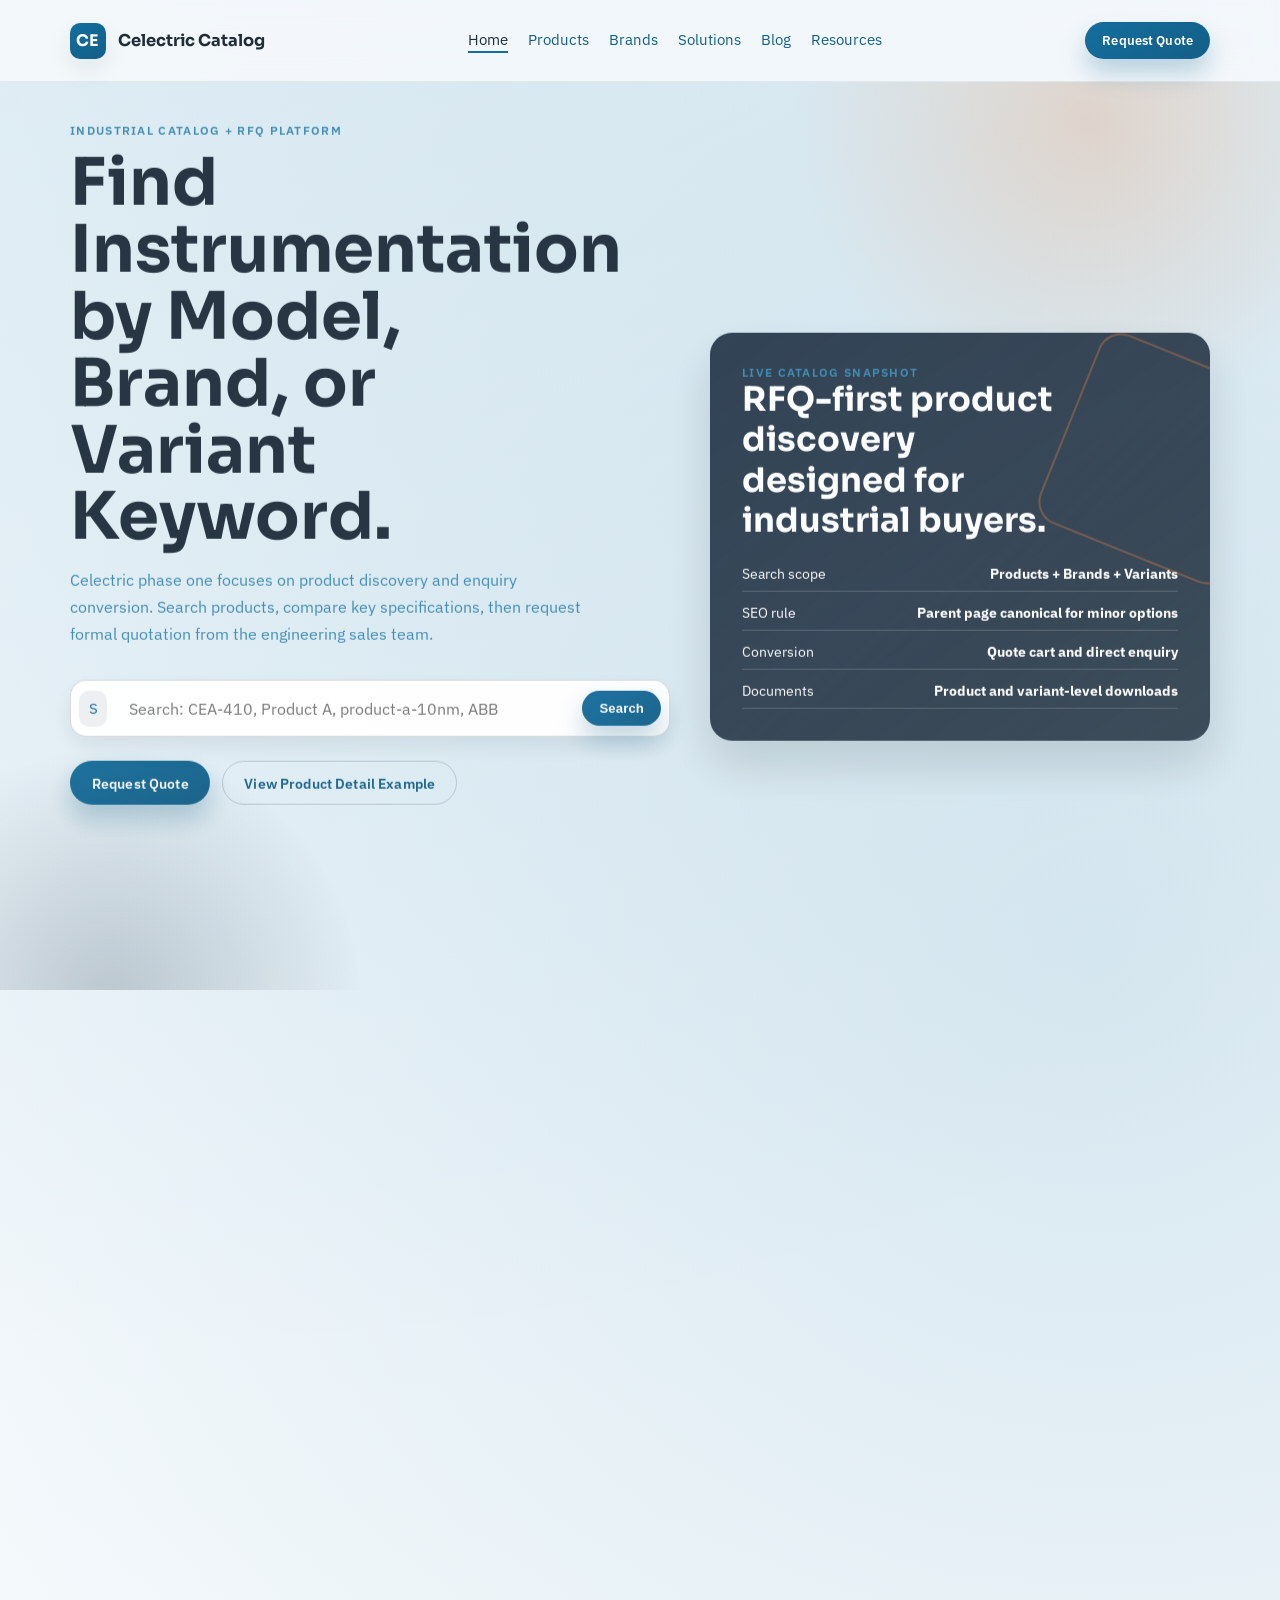
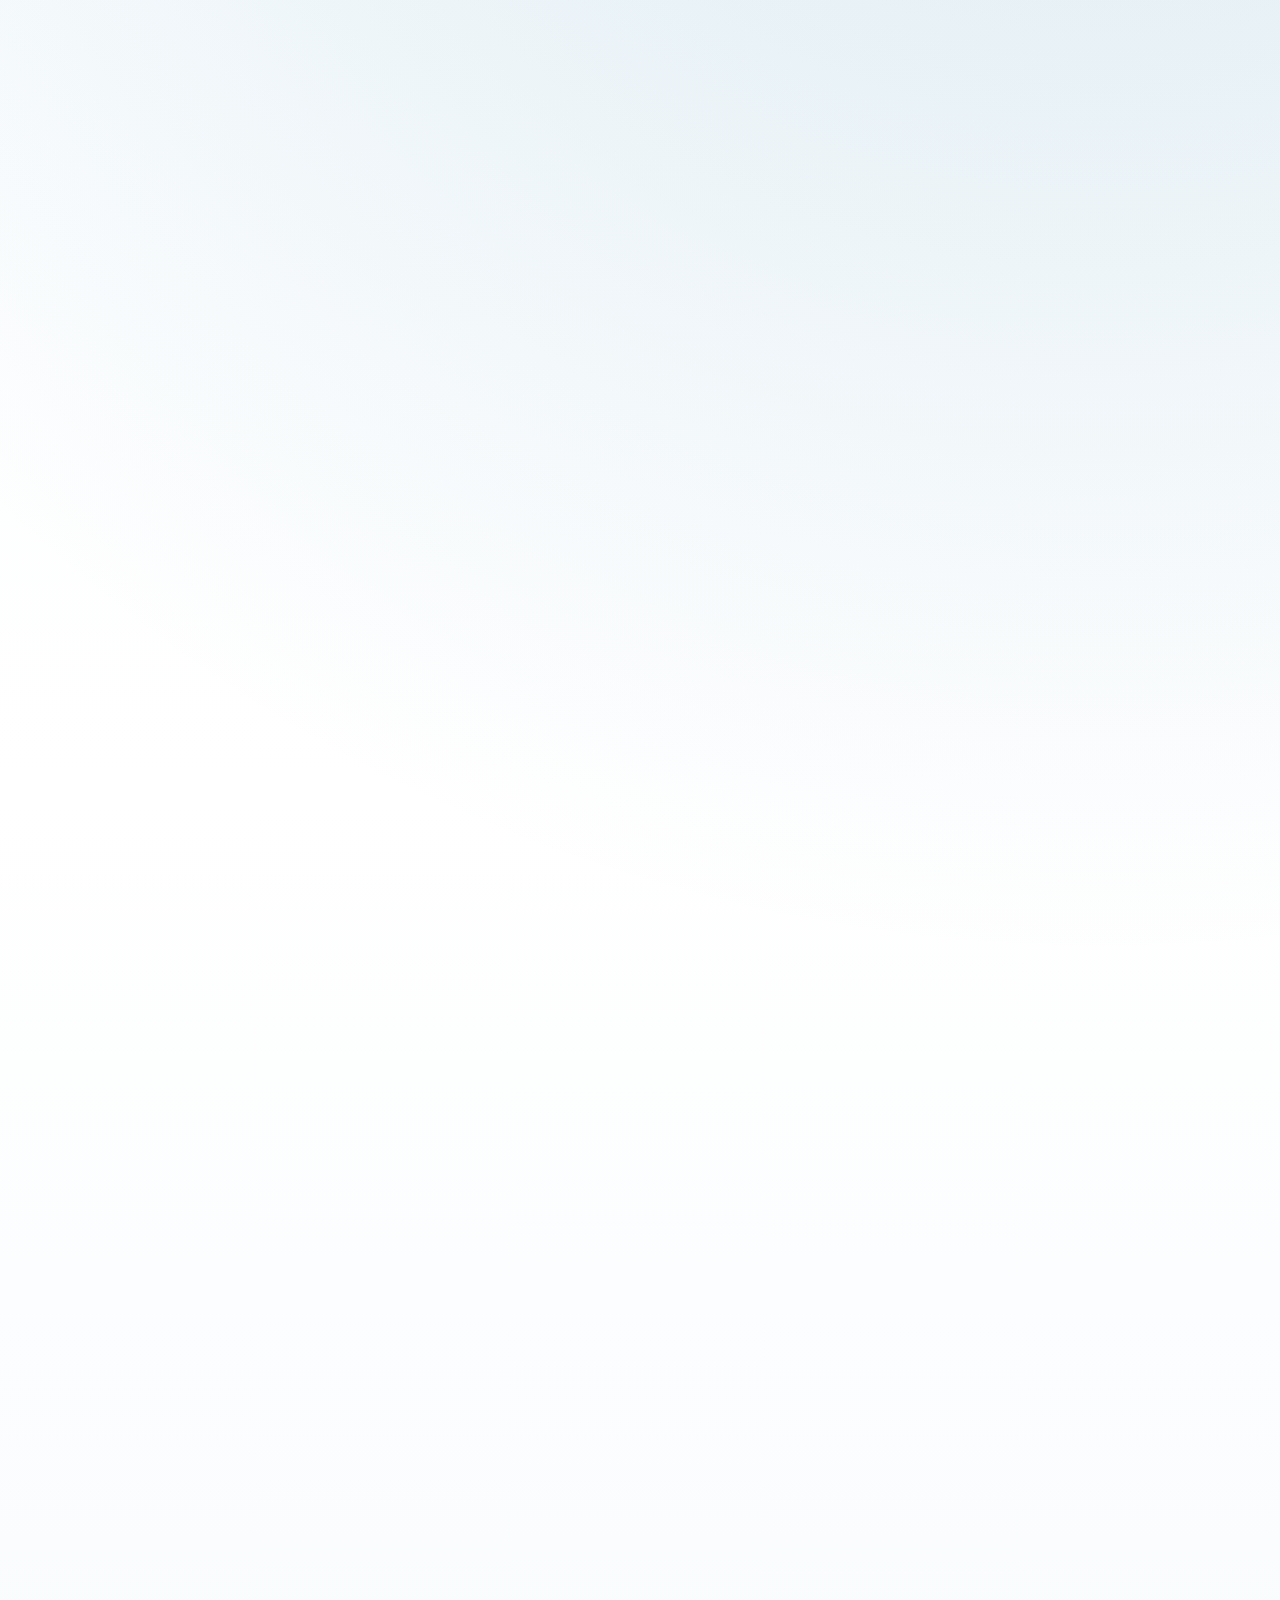
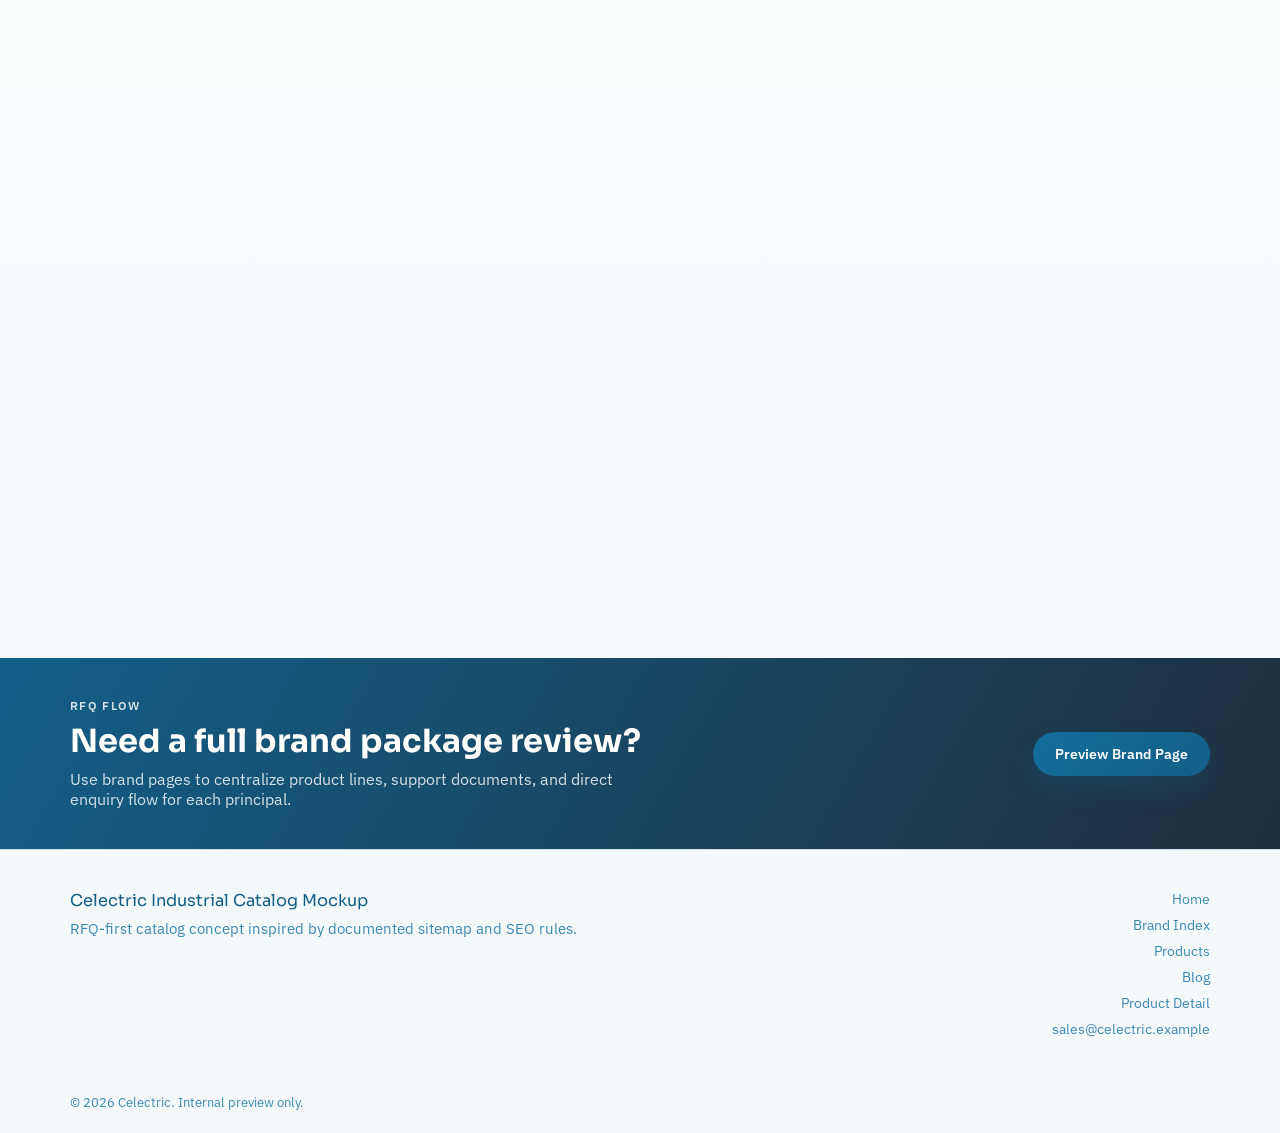
<file: index.html>
<!DOCTYPE html>
<html lang="en">
  <head>
    <meta charset="UTF-8" />
    <meta name="viewport" content="width=device-width, initial-scale=1.0" />
    <title>Celectric Mockup Entry</title>
    <meta http-equiv="refresh" content="0; url=./mockup/index.html" />
  </head>
  <body>
    <p>Redirecting to <a href="./mockup/index.html">mockup home</a>...</p>
  </body>
</html>
</file>
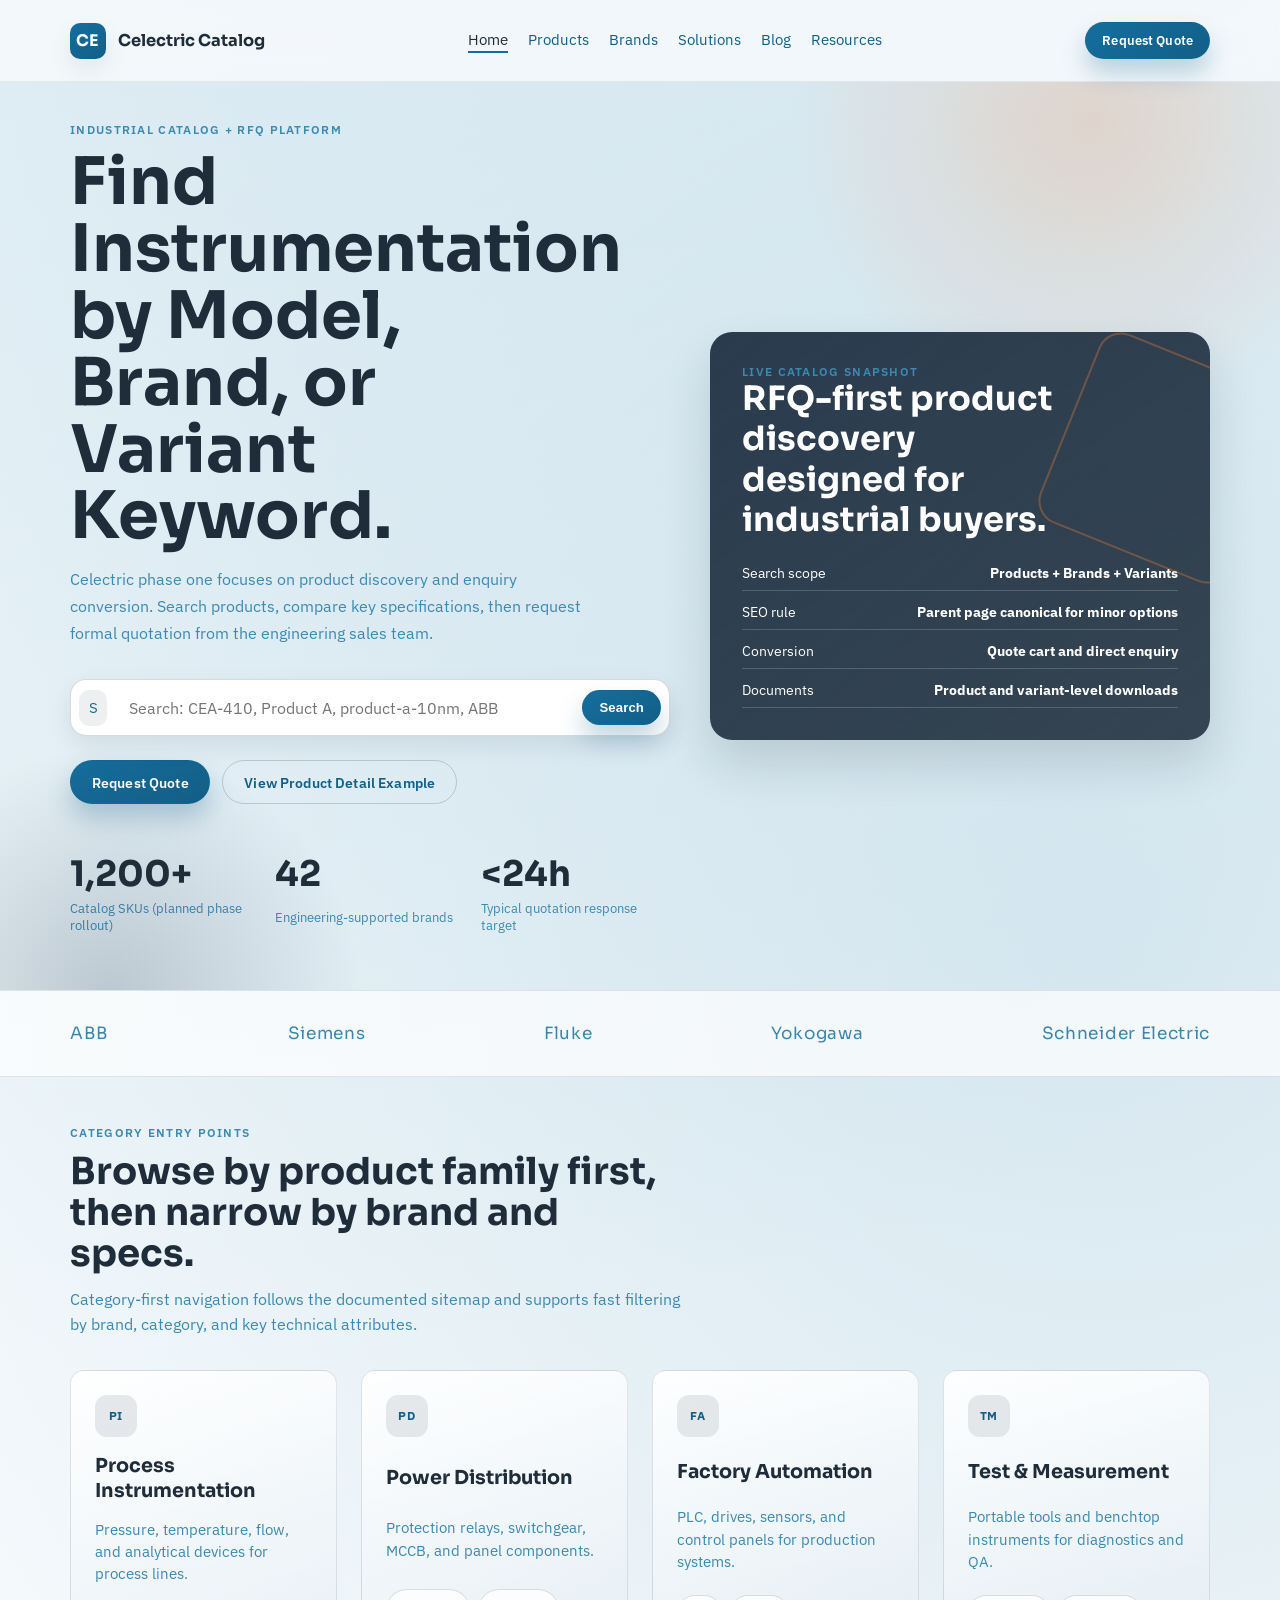
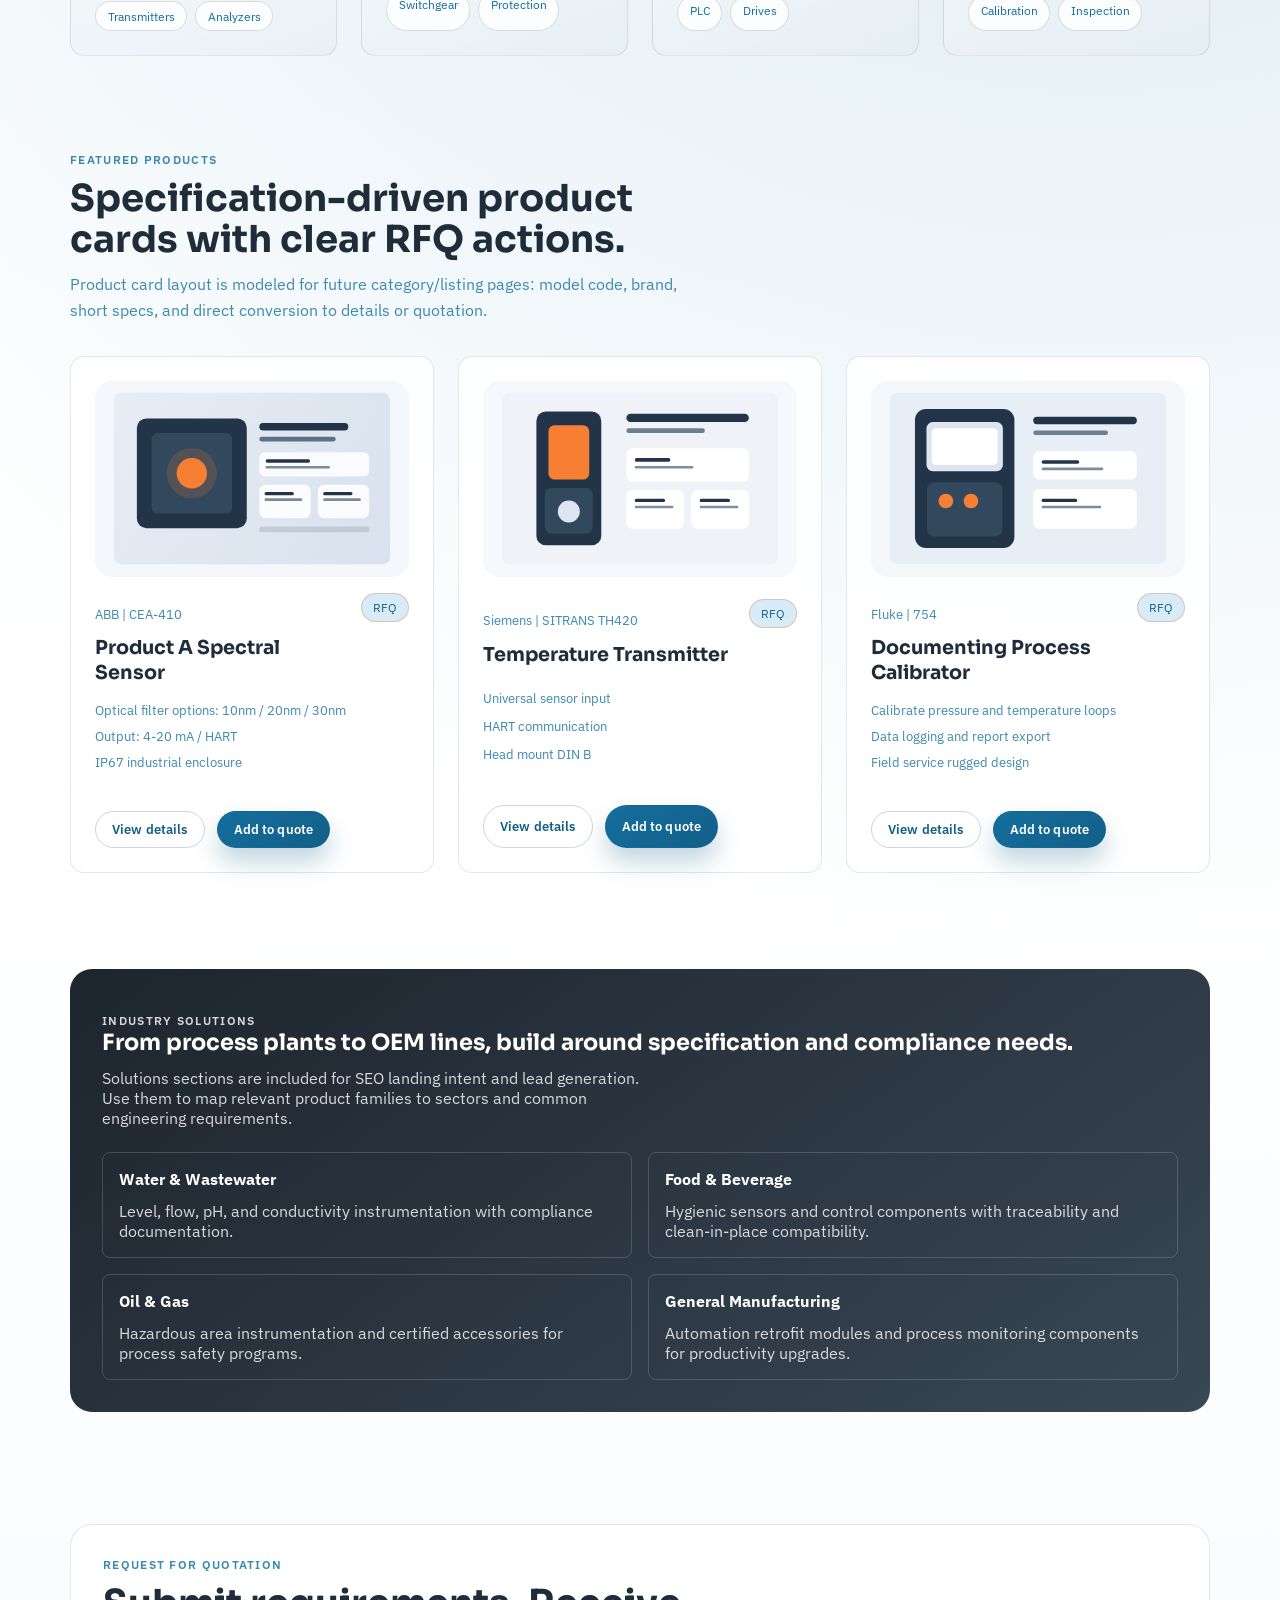
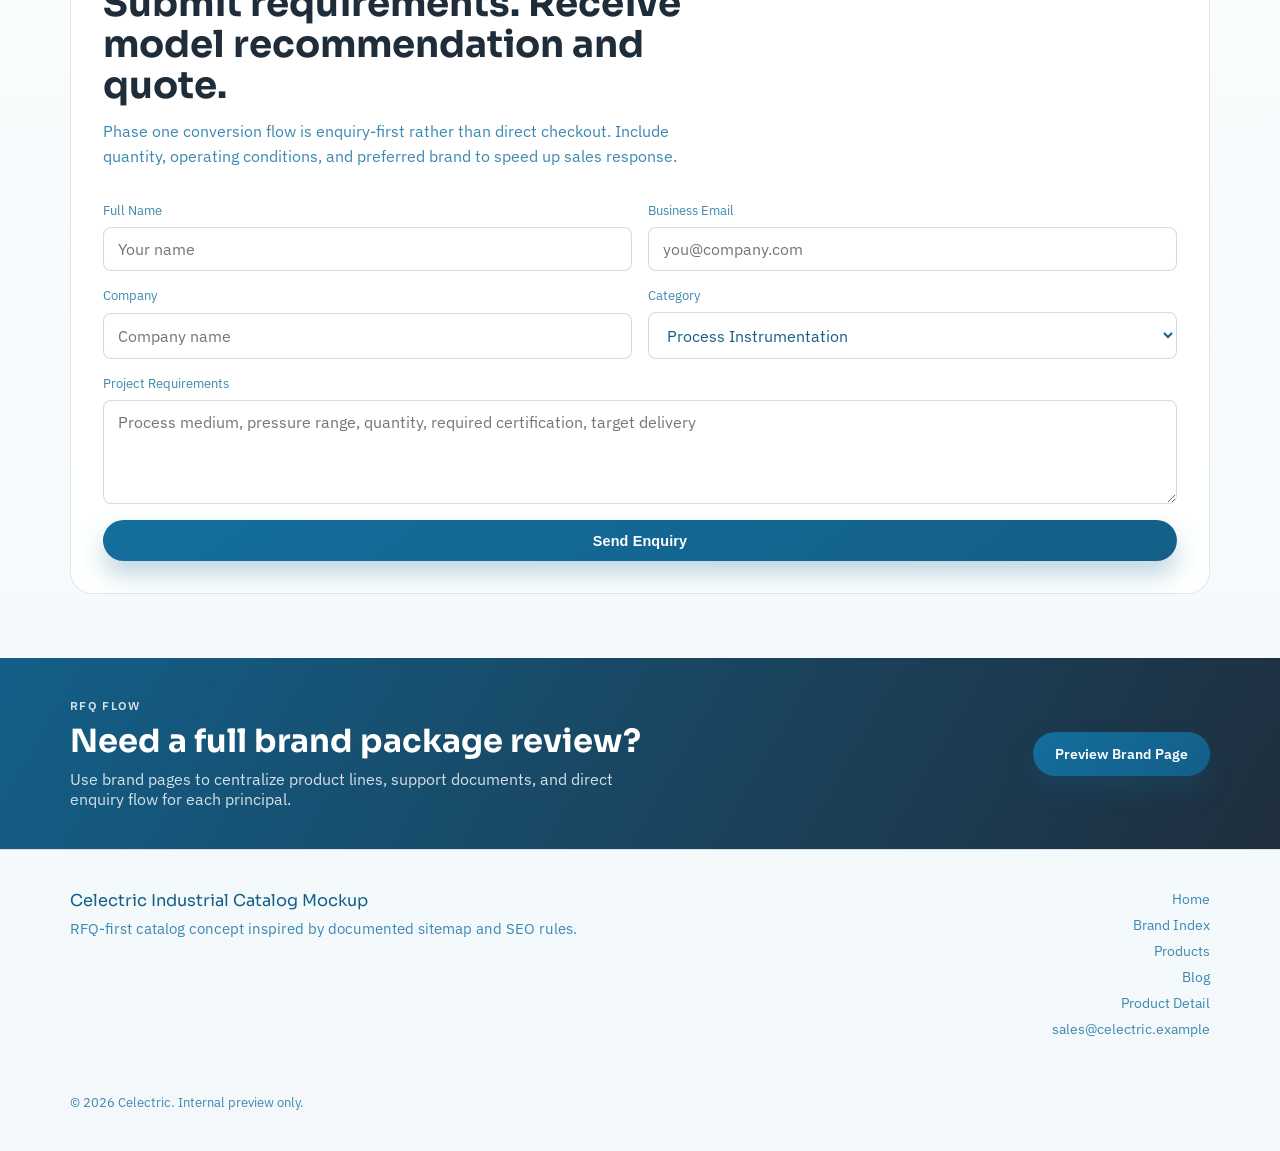
<file: mockup/index.html>
<!DOCTYPE html>
<html lang="en">
  <head>
    <meta charset="UTF-8" />
    <meta name="viewport" content="width=device-width, initial-scale=1.0" />
    <title>Celectric Industrial Catalog Mockup</title>
    <meta
      name="description"
      content="Static homepage mockup for Celectric industrial catalog and RFQ flow."
    />
    <link rel="preconnect" href="https://fonts.googleapis.com" />
    <link rel="preconnect" href="https://fonts.gstatic.com" crossorigin />
    <link
      href="https://fonts.googleapis.com/css2?family=IBM+Plex+Sans:wght@400;500;600;700&family=Sora:wght@500;600;700&display=swap"
      rel="stylesheet"
    />
    <link rel="stylesheet" href="assets/css/design-system.css?v=6da8776" />
    <link rel="stylesheet" href="assets/css/site.css?v=6da8776" />
  </head>
  <body data-page="home">
    <!-- Laravel partial candidate: components/layout/site-header.blade.php -->
    <div data-component="site-header"></div>

    <main>
      <section class="c-page-hero">
        <div class="o-container c-home-hero">
          <div data-reveal>
            <p class="c-overline">Industrial Catalog + RFQ Platform</p>
            <h1 class="c-home-hero__title">Find Instrumentation by Model, Brand, or Variant Keyword.</h1>
            <p class="c-home-hero__copy">
              Celectric phase one focuses on product discovery and enquiry conversion. Search products, compare key
              specifications, then request formal quotation from the engineering sales team.
            </p>

            <!-- Laravel partial candidate: components/search/global-autocomplete.blade.php -->
            <div class="c-search" data-autocomplete>
              <label class="sr-only" for="site-search">Search catalog</label>
              <div class="c-search__input-wrap">
                <span class="c-search__icon" aria-hidden="true">S</span>
                <input
                  id="site-search"
                  class="c-input"
                  type="text"
                  autocomplete="off"
                  placeholder="Search: CEA-410, Product A, product-a-10nm, ABB"
                  aria-label="Search products, brands, categories"
                />
                <button class="c-btn c-btn--sm c-btn--solid" type="button">Search</button>
              </div>
              <div class="c-search__drop" role="listbox" aria-label="Search suggestions">
                <ul class="c-search__suggestions" data-suggestion-list></ul>
                <p class="c-search__empty" data-empty-state hidden>
                  No direct match. Try model, brand, category, or variant phrase like "product-a-10nm".
                </p>
              </div>
            </div>

            <div class="c-home-hero__actions">
              <a class="c-btn c-btn--solid" href="#rfq">Request Quote</a>
              <a class="c-btn c-btn--ghost" href="product-cea-410.html">View Product Detail Example</a>
            </div>

            <div class="c-kpi-grid" data-reveal>
              <p class="c-kpi"><strong>1,200+</strong><span>Catalog SKUs (planned phase rollout)</span></p>
              <p class="c-kpi"><strong>42</strong><span>Engineering-supported brands</span></p>
              <p class="c-kpi"><strong>&lt;24h</strong><span>Typical quotation response target</span></p>
            </div>
          </div>

          <aside class="c-hero-visual" data-reveal>
            <p class="c-overline">Live Catalog Snapshot</p>
            <h2 class="c-hero-visual__title">RFQ-first product discovery designed for industrial buyers.</h2>
            <ul class="c-hero-visual__list">
              <li><span>Search scope</span><strong>Products + Brands + Variants</strong></li>
              <li><span>SEO rule</span><strong>Parent page canonical for minor options</strong></li>
              <li><span>Conversion</span><strong>Quote cart and direct enquiry</strong></li>
              <li><span>Documents</span><strong>Product and variant-level downloads</strong></li>
            </ul>
          </aside>
        </div>
      </section>

      <section class="c-strip" aria-label="Featured brands" data-reveal>
        <div class="o-container c-strip__brands">
          <span class="c-strip__brand">ABB</span>
          <span class="c-strip__brand">Siemens</span>
          <span class="c-strip__brand">Fluke</span>
          <span class="c-strip__brand">Yokogawa</span>
          <span class="c-strip__brand">Schneider Electric</span>
        </div>
      </section>

      <section class="c-section c-section--tight" id="categories">
        <div class="o-container">
          <header class="c-section__head" data-reveal>
            <p class="c-overline">Category Entry Points</p>
            <h2 class="c-section__title">Browse by product family first, then narrow by brand and specs.</h2>
            <p class="c-section__copy">
              Category-first navigation follows the documented sitemap and supports fast filtering by brand, category,
              and key technical attributes.
            </p>
          </header>
          <div class="c-grid c-grid--4">
            <article class="c-card c-card--soft c-category-card" data-reveal>
              <span class="c-category-card__icon" aria-hidden="true">PI</span>
              <h3 class="c-card__title">Process Instrumentation</h3>
              <p class="c-card__subtitle">Pressure, temperature, flow, and analytical devices for process lines.</p>
              <div class="c-chip-row">
                <span class="c-chip">Transmitters</span>
                <span class="c-chip">Analyzers</span>
              </div>
            </article>
            <article class="c-card c-card--soft c-category-card" data-reveal>
              <span class="c-category-card__icon" aria-hidden="true">PD</span>
              <h3 class="c-card__title">Power Distribution</h3>
              <p class="c-card__subtitle">Protection relays, switchgear, MCCB, and panel components.</p>
              <div class="c-chip-row">
                <span class="c-chip">Switchgear</span>
                <span class="c-chip">Protection</span>
              </div>
            </article>
            <article class="c-card c-card--soft c-category-card" data-reveal>
              <span class="c-category-card__icon" aria-hidden="true">FA</span>
              <h3 class="c-card__title">Factory Automation</h3>
              <p class="c-card__subtitle">PLC, drives, sensors, and control panels for production systems.</p>
              <div class="c-chip-row">
                <span class="c-chip">PLC</span>
                <span class="c-chip">Drives</span>
              </div>
            </article>
            <article class="c-card c-card--soft c-category-card" data-reveal>
              <span class="c-category-card__icon" aria-hidden="true">TM</span>
              <h3 class="c-card__title">Test &amp; Measurement</h3>
              <p class="c-card__subtitle">Portable tools and benchtop instruments for diagnostics and QA.</p>
              <div class="c-chip-row">
                <span class="c-chip">Calibration</span>
                <span class="c-chip">Inspection</span>
              </div>
            </article>
          </div>
        </div>
      </section>

      <section class="c-section c-section--tight">
        <div class="o-container">
          <header class="c-section__head" data-reveal>
            <p class="c-overline">Featured Products</p>
            <h2 class="c-section__title">Specification-driven product cards with clear RFQ actions.</h2>
            <p class="c-section__copy">
              Product card layout is modeled for future category/listing pages: model code, brand, short specs, and
              direct conversion to details or quotation.
            </p>
          </header>
          <div class="c-grid c-grid--3">
            <article class="c-card c-product-card" data-reveal>
              <div class="c-product-card__media">
                <img
                  src="assets/images/sensor-product.svg"
                  alt="Industrial spectral sensor mounted in a production environment"
                />
              </div>
              <div class="c-product-card__header">
                <div>
                  <p class="c-product-card__code">ABB | CEA-410</p>
                  <h3 class="c-card__title">Product A Spectral Sensor</h3>
                </div>
                <span class="c-pill-note">RFQ</span>
              </div>
              <ul class="c-product-card__specs">
                <li>Optical filter options: 10nm / 20nm / 30nm</li>
                <li>Output: 4-20 mA / HART</li>
                <li>IP67 industrial enclosure</li>
              </ul>
              <div class="c-home-hero__actions">
                <a class="c-btn c-btn--ghost c-btn--sm" href="product-cea-410.html">View details</a>
                <a class="c-btn c-btn--solid c-btn--sm" href="#rfq">Add to quote</a>
              </div>
            </article>
            <article class="c-card c-product-card" data-reveal>
              <div class="c-product-card__media">
                <img
                  src="assets/images/transmitter-product.svg"
                  alt="Compact temperature transmitter and field instrumentation components"
                />
              </div>
              <div class="c-product-card__header">
                <div>
                  <p class="c-product-card__code">Siemens | SITRANS TH420</p>
                  <h3 class="c-card__title">Temperature Transmitter</h3>
                </div>
                <span class="c-pill-note">RFQ</span>
              </div>
              <ul class="c-product-card__specs">
                <li>Universal sensor input</li>
                <li>HART communication</li>
                <li>Head mount DIN B</li>
              </ul>
              <div class="c-home-hero__actions">
                <a class="c-btn c-btn--ghost c-btn--sm" href="product-cea-410.html">View details</a>
                <a class="c-btn c-btn--solid c-btn--sm" href="#rfq">Add to quote</a>
              </div>
            </article>
            <article class="c-card c-product-card" data-reveal>
              <div class="c-product-card__media">
                <img
                  src="assets/images/calibrator-product.svg"
                  alt="Handheld industrial calibrator used for field service testing"
                />
              </div>
              <div class="c-product-card__header">
                <div>
                  <p class="c-product-card__code">Fluke | 754</p>
                  <h3 class="c-card__title">Documenting Process Calibrator</h3>
                </div>
                <span class="c-pill-note">RFQ</span>
              </div>
              <ul class="c-product-card__specs">
                <li>Calibrate pressure and temperature loops</li>
                <li>Data logging and report export</li>
                <li>Field service rugged design</li>
              </ul>
              <div class="c-home-hero__actions">
                <a class="c-btn c-btn--ghost c-btn--sm" href="product-cea-410.html">View details</a>
                <a class="c-btn c-btn--solid c-btn--sm" href="#rfq">Add to quote</a>
              </div>
            </article>
          </div>
        </div>
      </section>

      <section class="c-section c-section--tight" id="solutions">
        <div class="o-container">
          <article class="c-solution-panel" data-reveal>
            <p class="c-overline">Industry Solutions</p>
            <h3>From process plants to OEM lines, build around specification and compliance needs.</h3>
            <p>
              Solutions sections are included for SEO landing intent and lead generation. Use them to map relevant
              product families to sectors and common engineering requirements.
            </p>
            <ul class="c-solution-list">
              <li>
                <strong>Water &amp; Wastewater</strong>
                <p>Level, flow, pH, and conductivity instrumentation with compliance documentation.</p>
              </li>
              <li>
                <strong>Food &amp; Beverage</strong>
                <p>Hygienic sensors and control components with traceability and clean-in-place compatibility.</p>
              </li>
              <li>
                <strong>Oil &amp; Gas</strong>
                <p>Hazardous area instrumentation and certified accessories for process safety programs.</p>
              </li>
              <li>
                <strong>General Manufacturing</strong>
                <p>Automation retrofit modules and process monitoring components for productivity upgrades.</p>
              </li>
            </ul>
          </article>
        </div>
      </section>

      <section class="c-section" id="rfq">
        <div class="o-container">
          <article class="c-rfq-panel" data-reveal>
            <header class="c-section__head">
              <p class="c-overline">Request for Quotation</p>
              <h2 class="c-section__title">Submit requirements. Receive model recommendation and quote.</h2>
              <p class="c-section__copy">
                Phase one conversion flow is enquiry-first rather than direct checkout. Include quantity, operating
                conditions, and preferred brand to speed up sales response.
              </p>
            </header>
            <form class="c-form-grid" action="#" method="post">
              <div class="c-form-row">
                <label for="rfq-name">Full Name</label>
                <input class="c-input" id="rfq-name" name="name" type="text" placeholder="Your name" />
              </div>
              <div class="c-form-row">
                <label for="rfq-email">Business Email</label>
                <input class="c-input" id="rfq-email" name="email" type="email" placeholder="you@company.com" />
              </div>
              <div class="c-form-row">
                <label for="rfq-company">Company</label>
                <input class="c-input" id="rfq-company" name="company" type="text" placeholder="Company name" />
              </div>
              <div class="c-form-row">
                <label for="rfq-category">Category</label>
                <select class="c-select" id="rfq-category" name="category">
                  <option>Process Instrumentation</option>
                  <option>Power Distribution</option>
                  <option>Factory Automation</option>
                  <option>Test &amp; Measurement</option>
                </select>
              </div>
              <div class="c-form-row c-form-row--full">
                <label for="rfq-notes">Project Requirements</label>
                <textarea
                  class="c-textarea"
                  id="rfq-notes"
                  name="notes"
                  rows="4"
                  placeholder="Process medium, pressure range, quantity, required certification, target delivery"
                ></textarea>
              </div>
              <div class="c-form-row c-form-row--full">
                <button class="c-btn c-btn--solid" type="submit">Send Enquiry</button>
              </div>
            </form>
          </article>
        </div>
      </section>

      <div
        data-component="cta-strip"
        data-title="Need a full brand package review?"
        data-copy="Use brand pages to centralize product lines, support documents, and direct enquiry flow for each principal."
        data-cta="Preview Brand Page"
        data-href="brand-abb.html"
      ></div>
    </main>

    <!-- Laravel partial candidate: components/layout/site-footer.blade.php -->
    <div data-component="site-footer"></div>

    <script src="assets/data/catalog.js?v=6da8776"></script>
    <script src="assets/js/components.js?v=6da8776"></script>
    <script src="assets/js/main.js?v=6da8776"></script>
  </body>
</html>
</file>
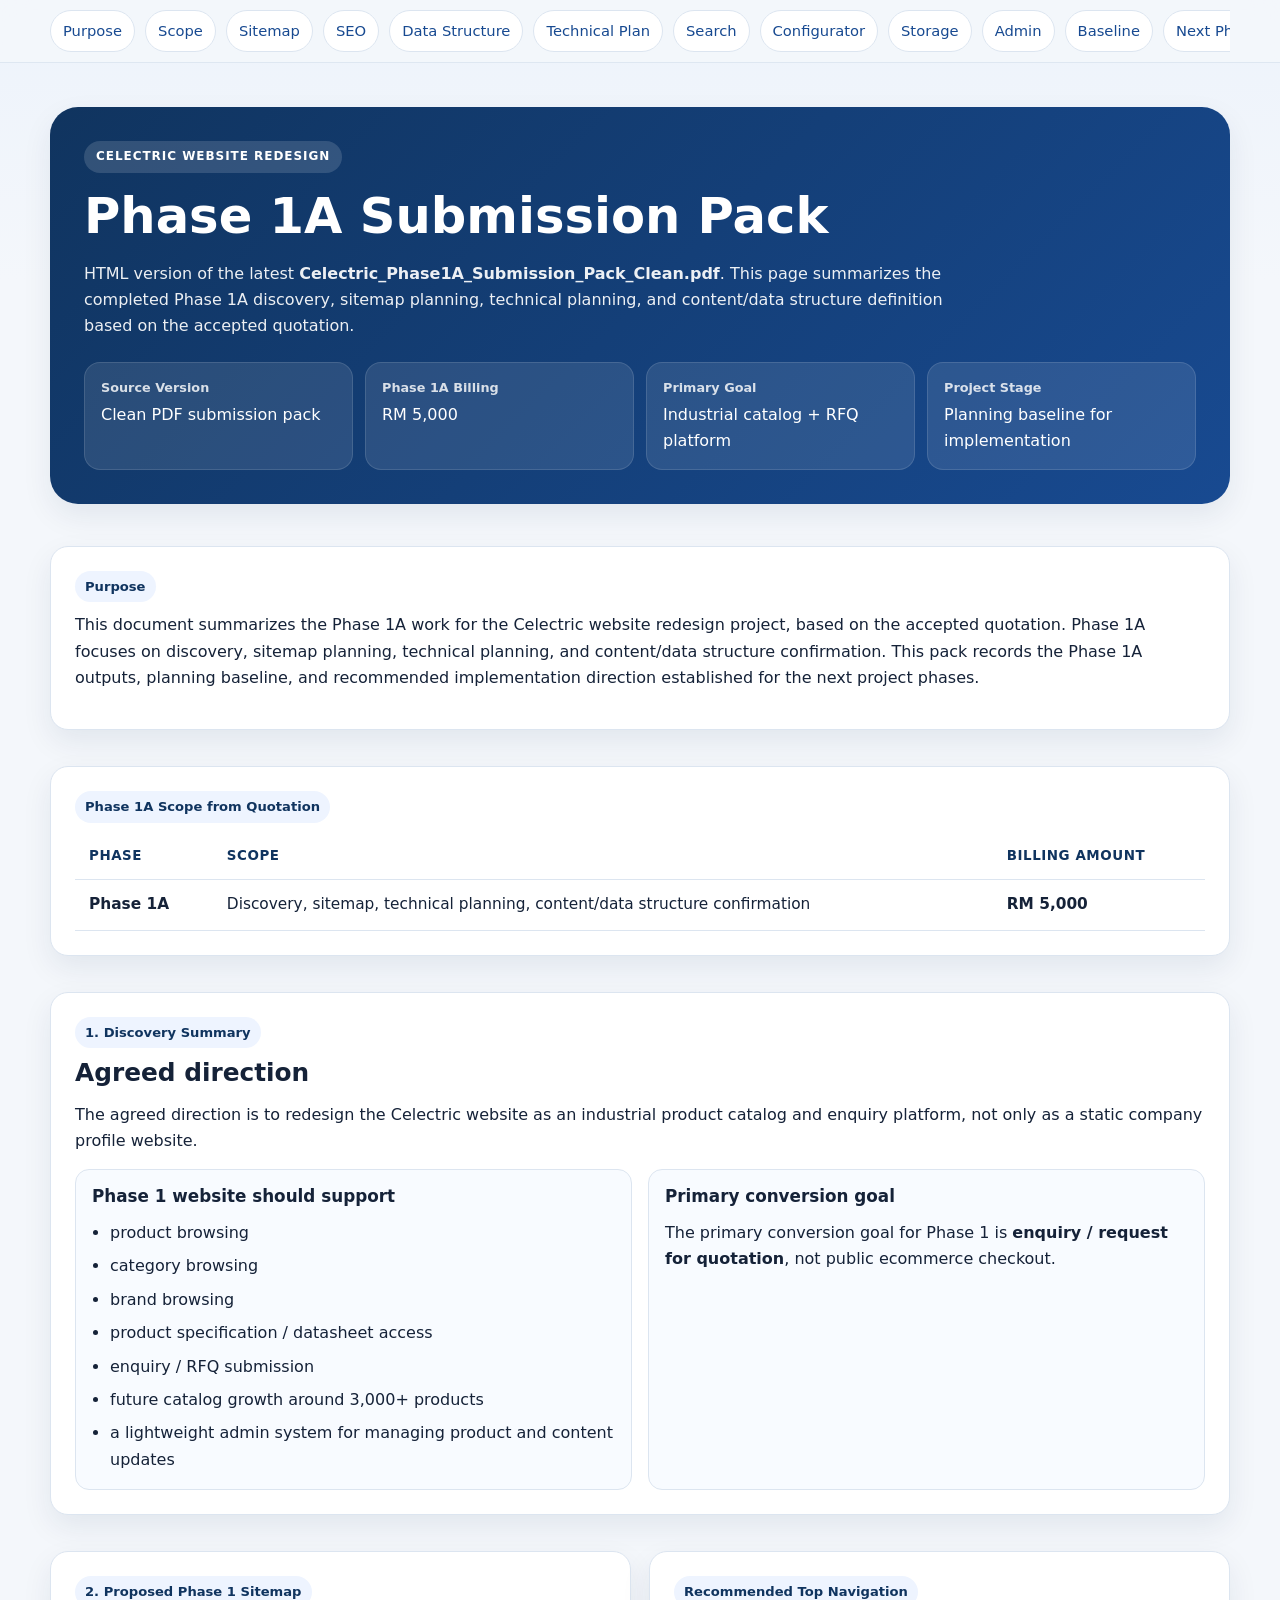
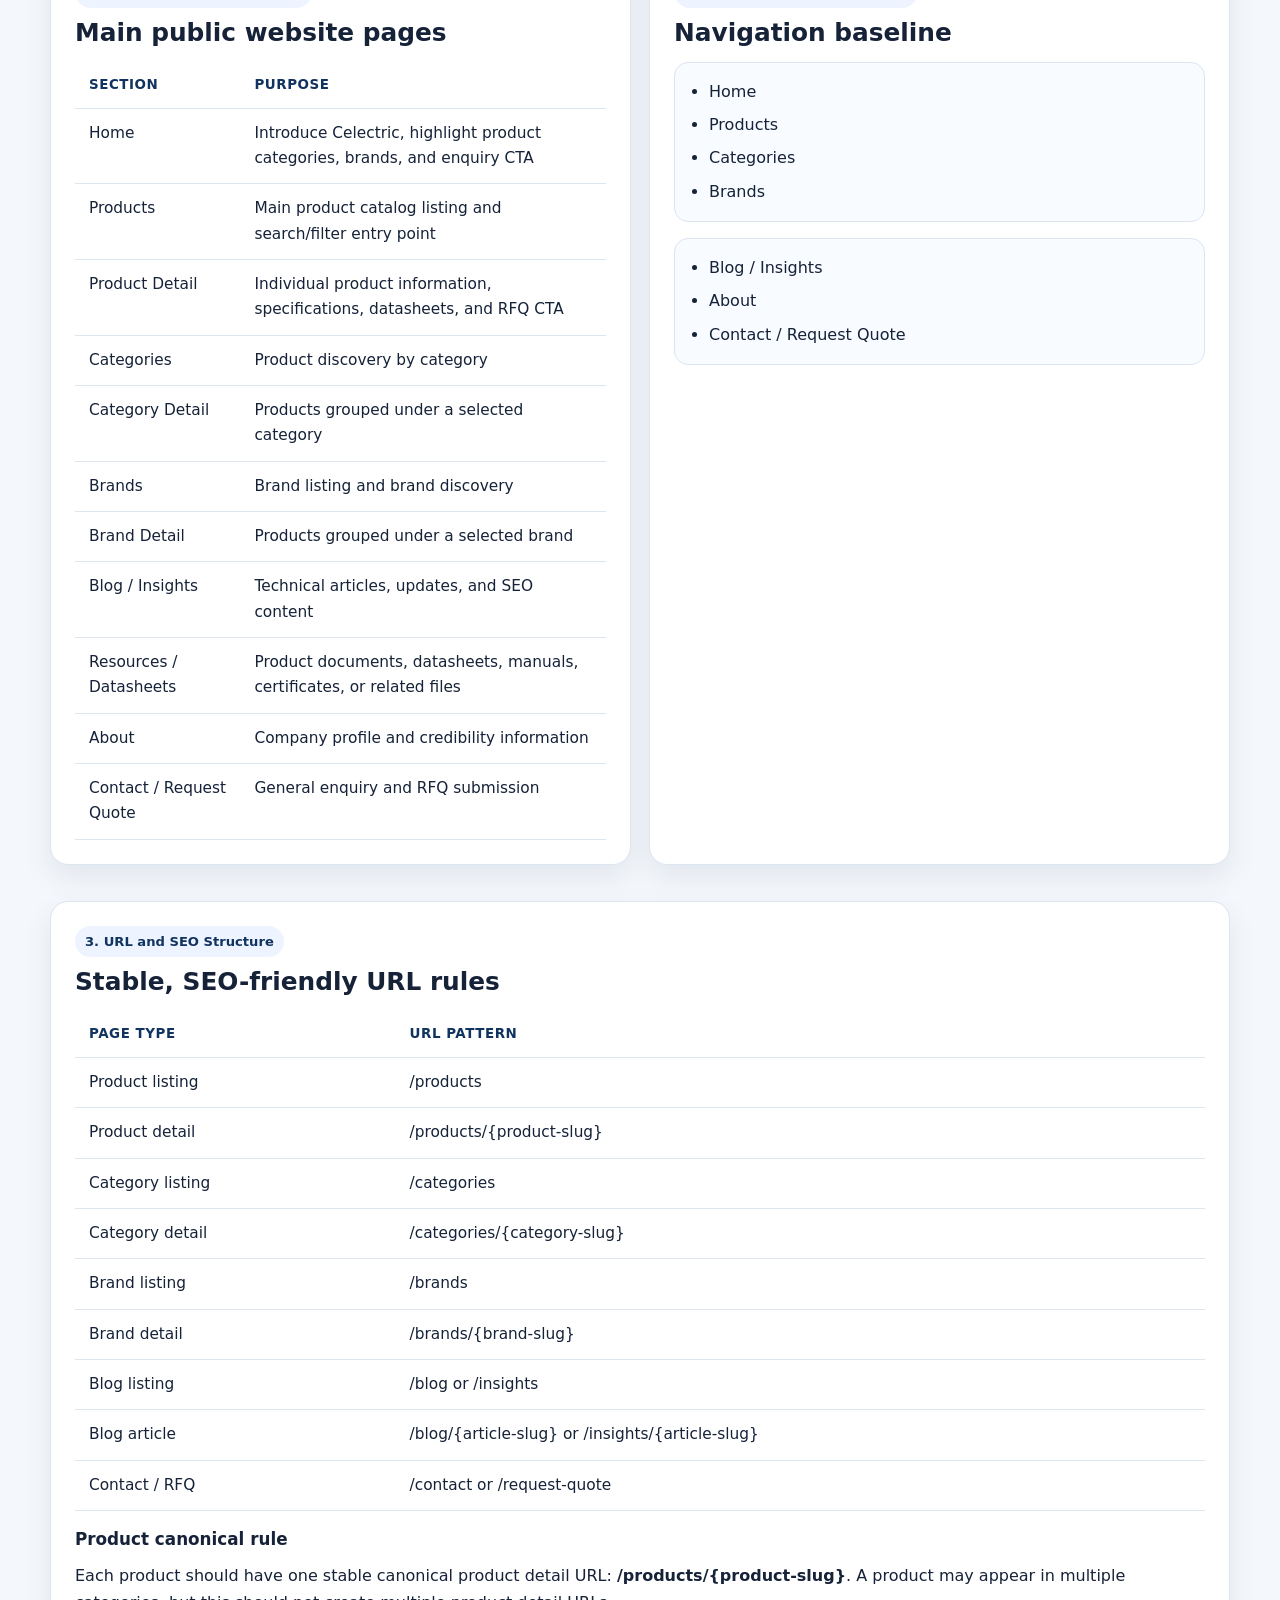
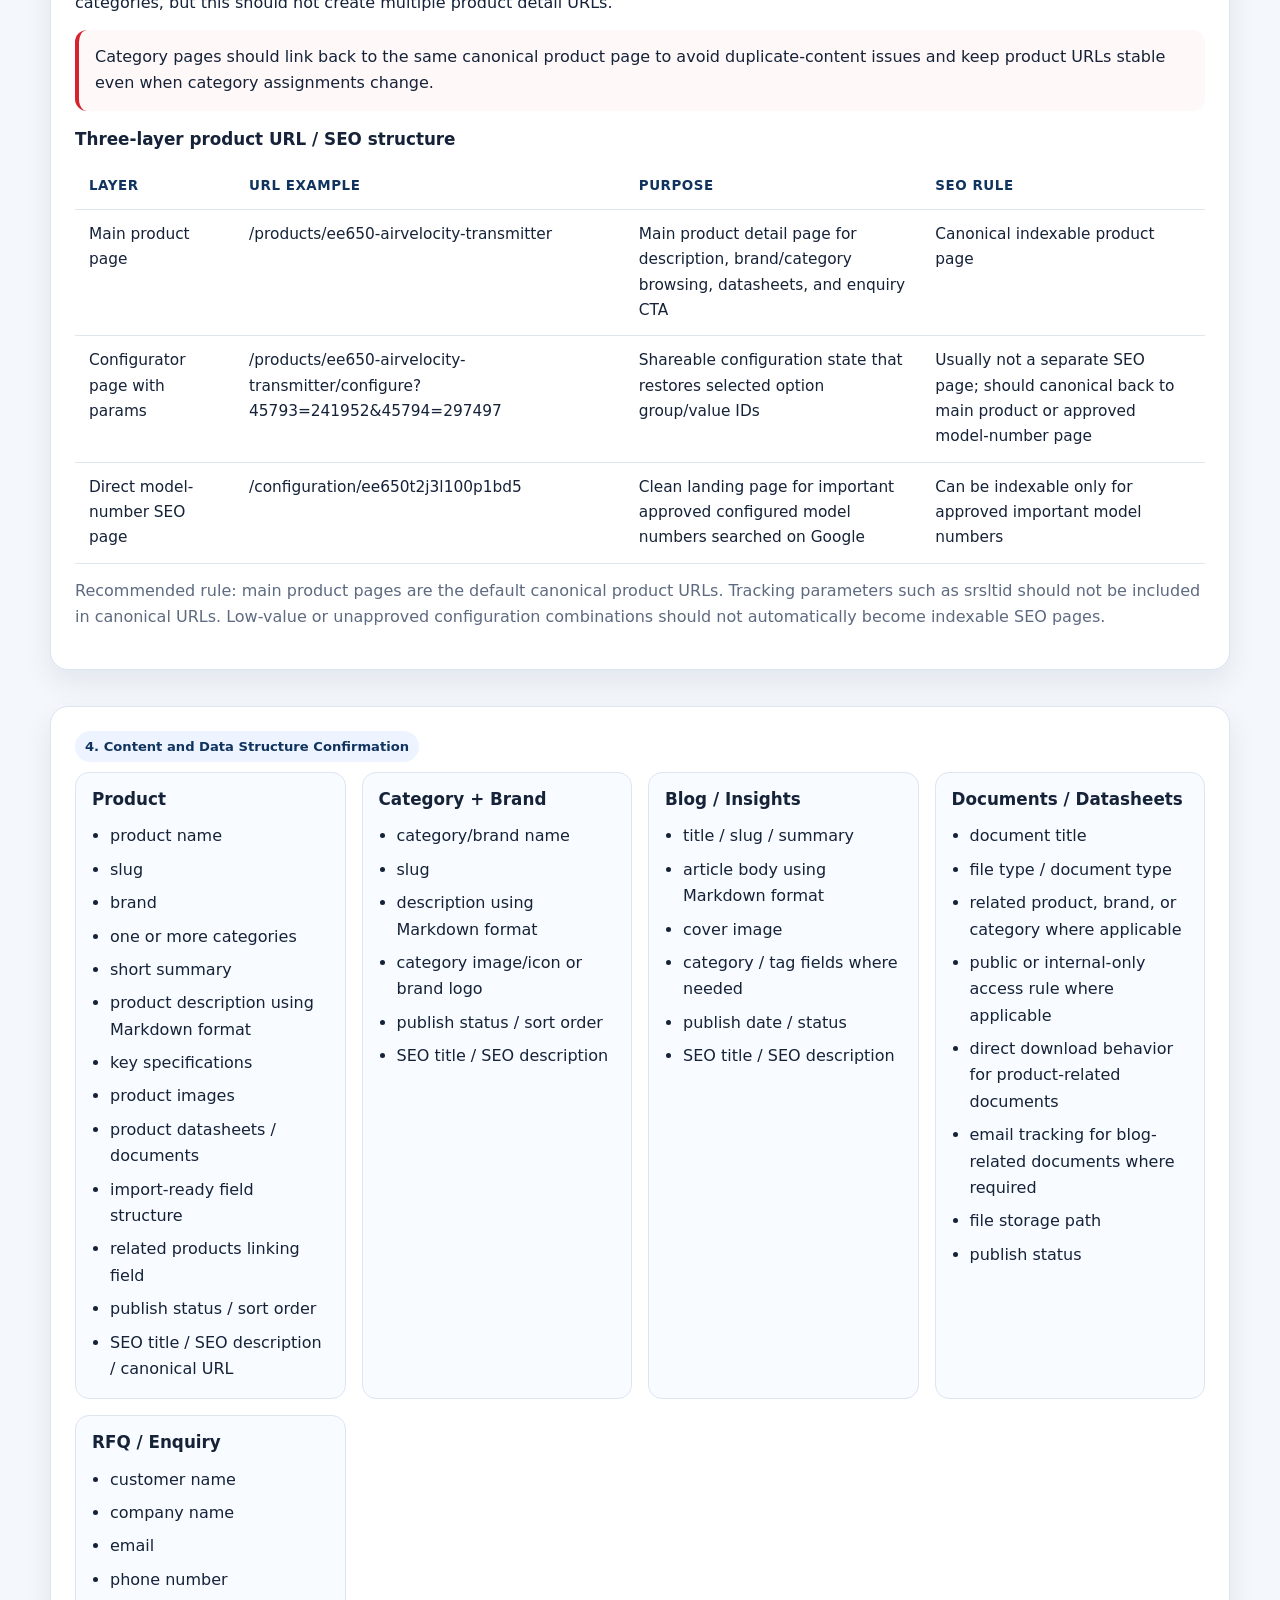
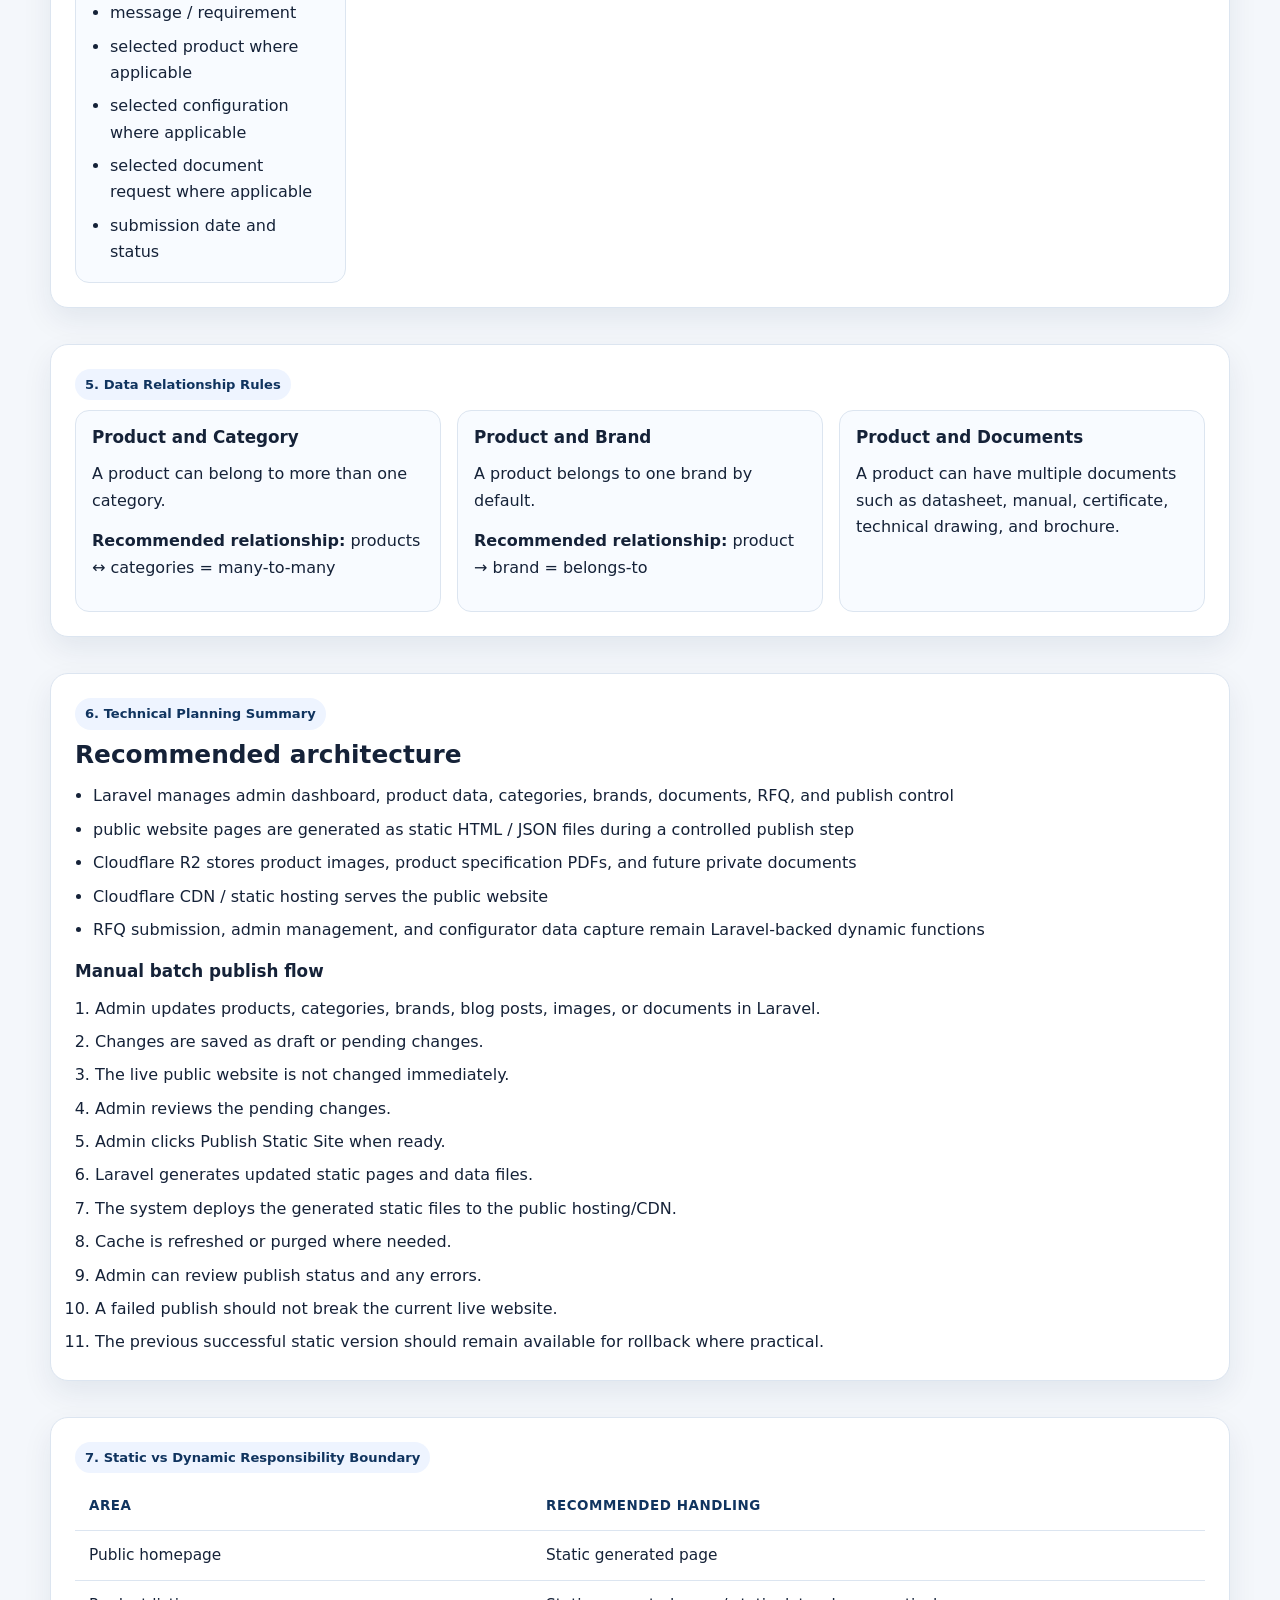
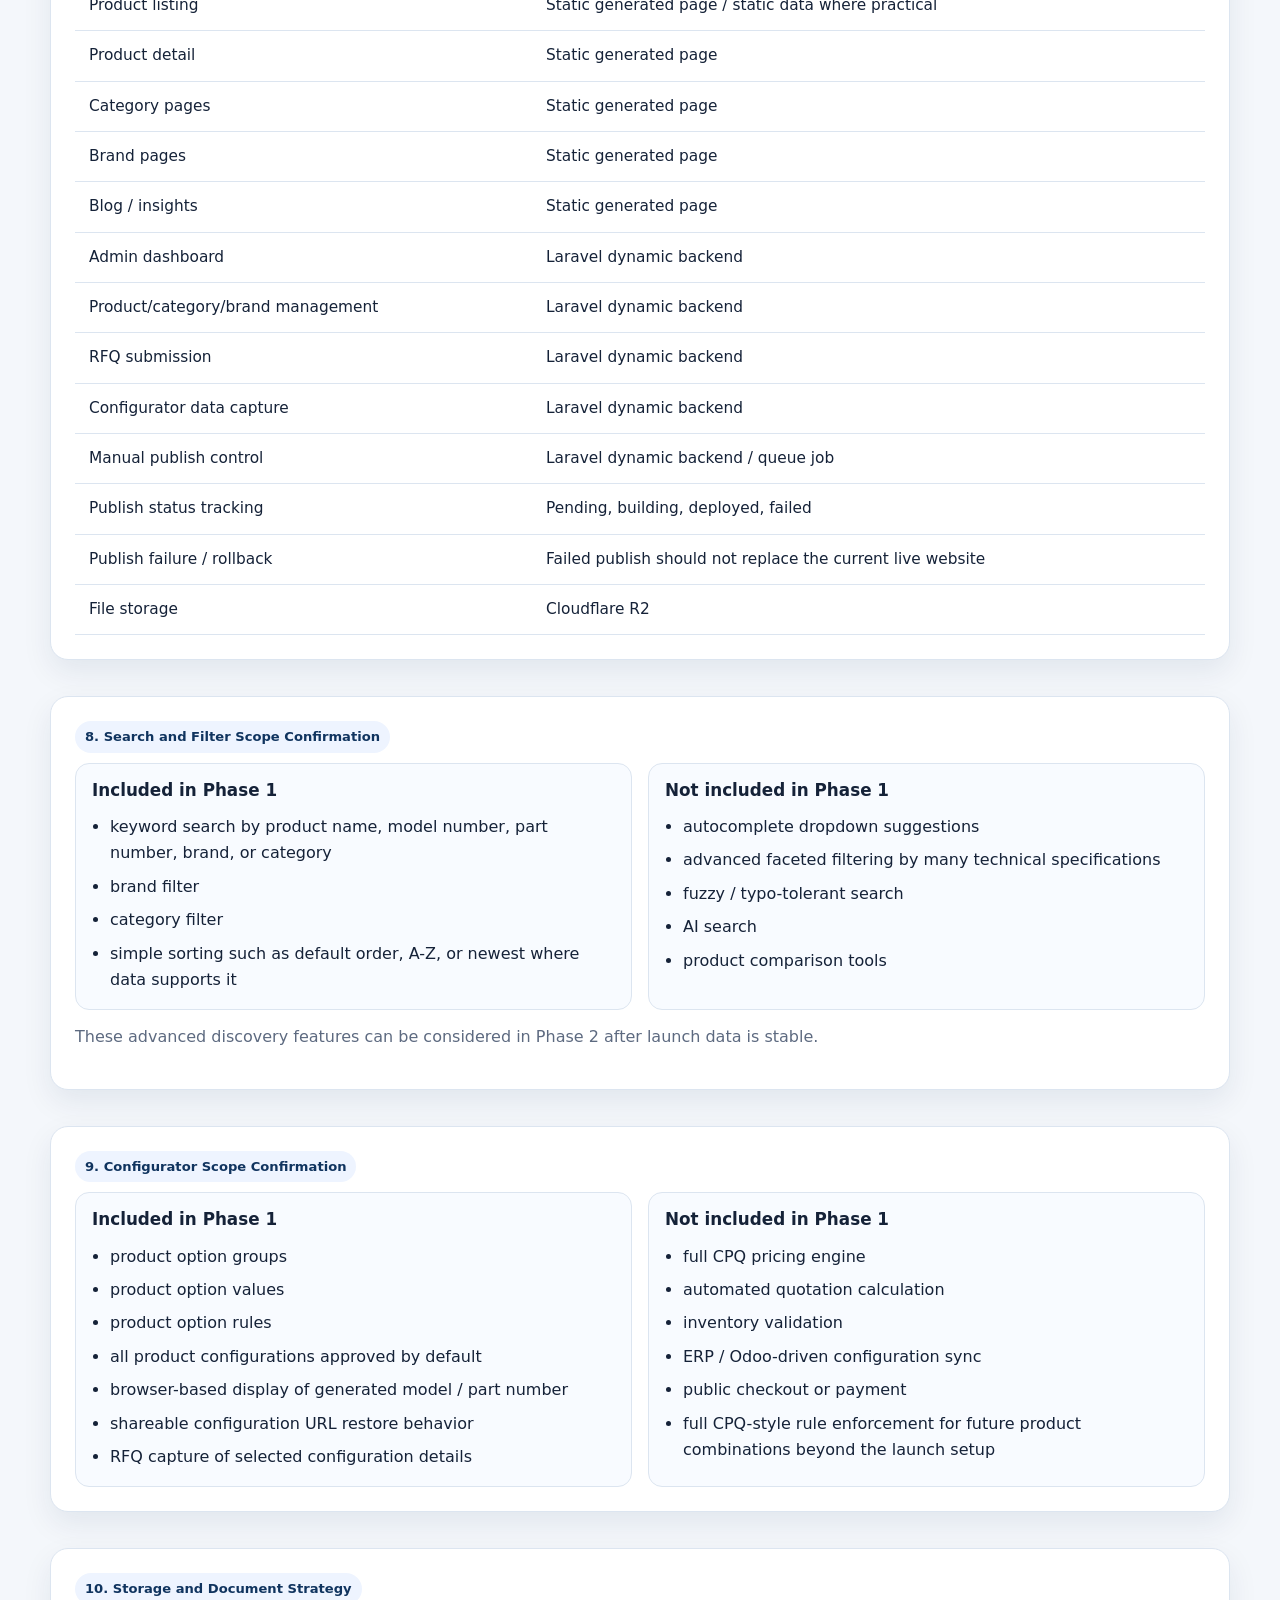
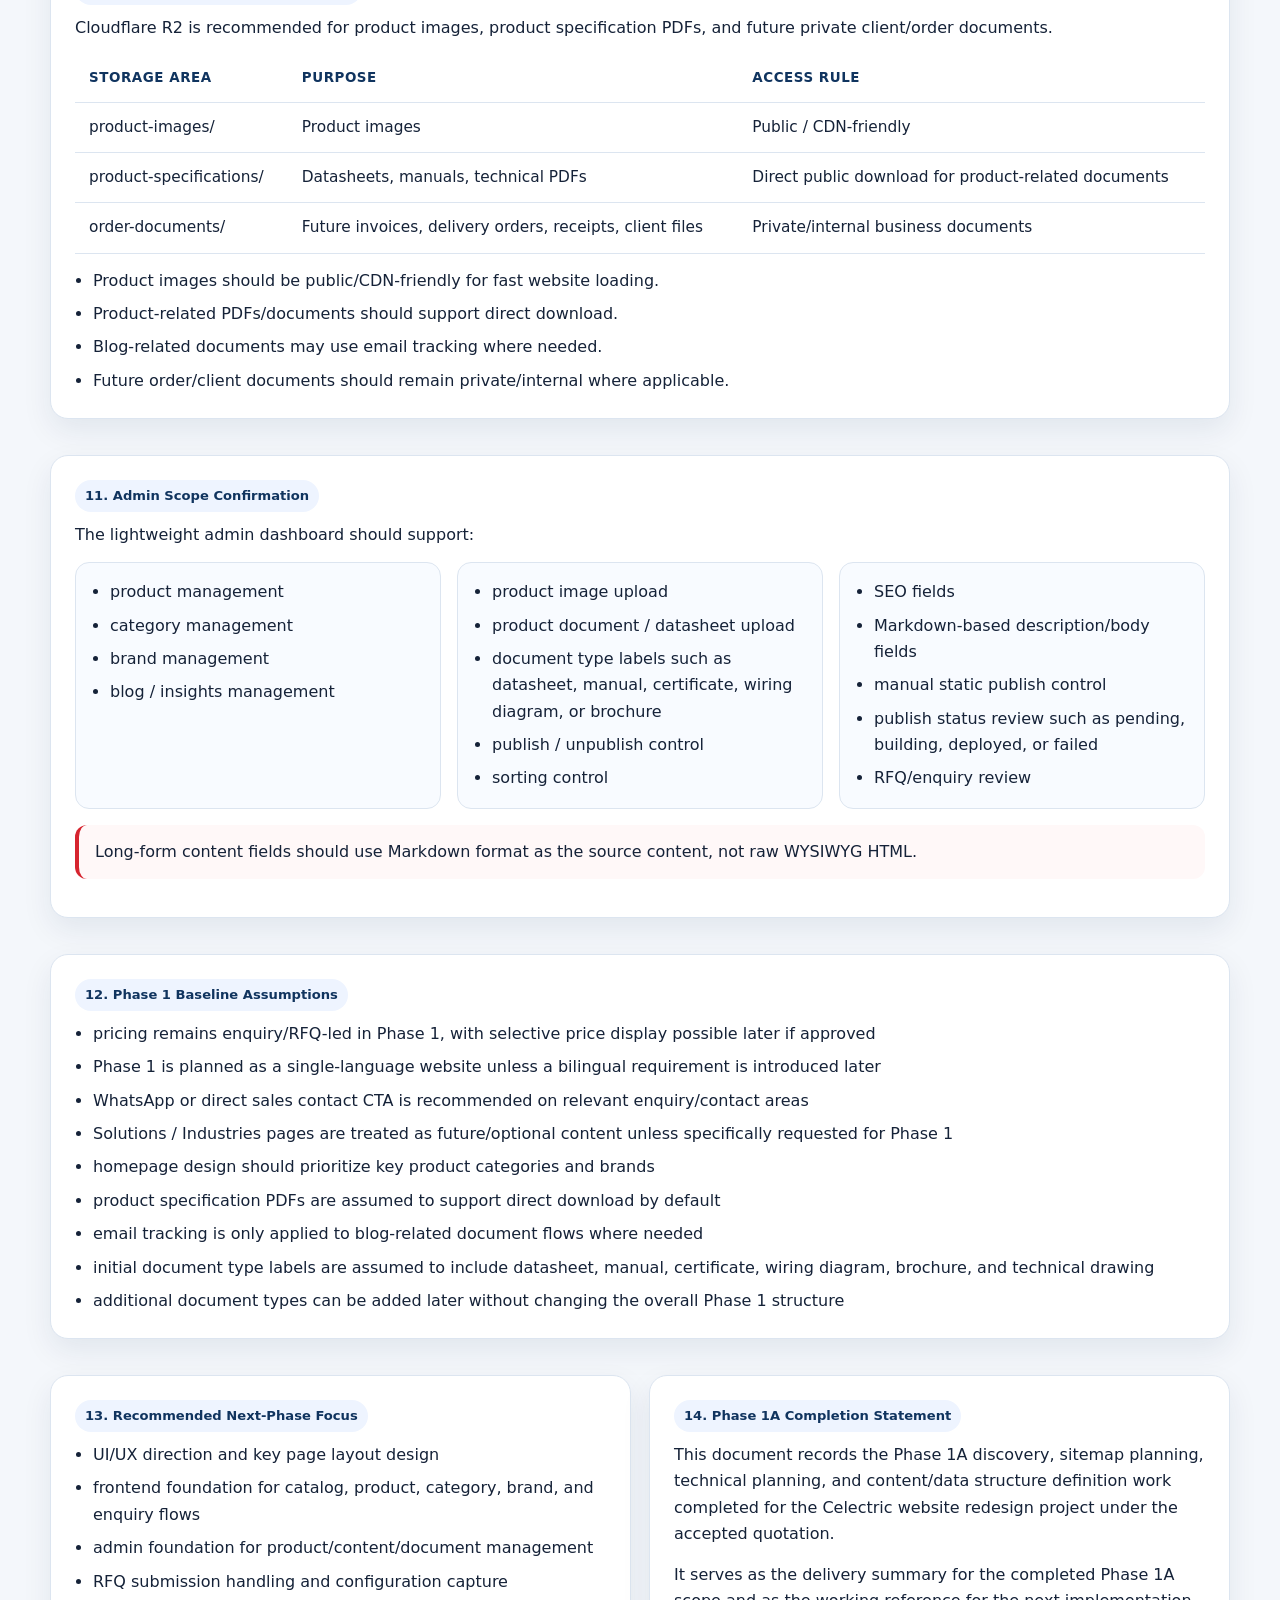
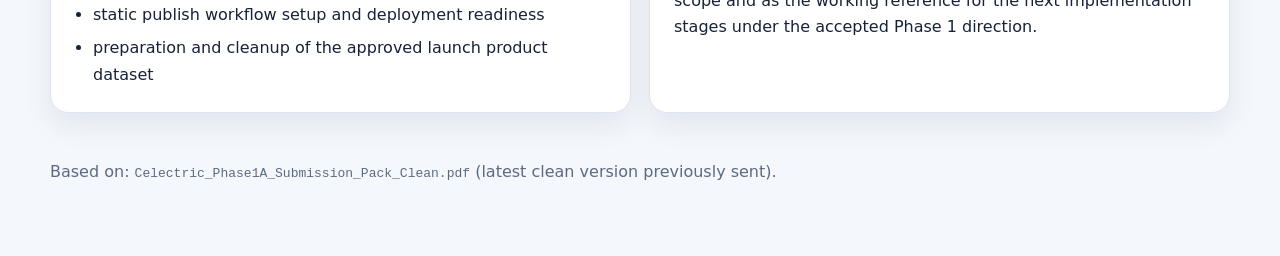
<file: phase-1a-submission-clean.html>
<!DOCTYPE html>
<html lang="en">
  <head>
    <meta charset="UTF-8" />
    <meta name="viewport" content="width=device-width, initial-scale=1.0" />
    <title>Celectric Phase 1A Submission Pack</title>
    <style>
      :root {
        --bg: #f4f7fb;
        --surface: #ffffff;
        --surface-soft: #f8fbff;
        --text: #152238;
        --muted: #5d6a80;
        --line: #dce5f0;
        --blue: #184a91;
        --blue-2: #10345f;
        --red: #d6242f;
        --shadow: 0 12px 30px rgba(16, 42, 80, 0.08);
        --radius: 18px;
      }
      * { box-sizing: border-box; }
      html { scroll-behavior: smooth; }
      body {
        margin: 0;
        font-family: Inter, ui-sans-serif, system-ui, -apple-system, BlinkMacSystemFont, "Segoe UI", sans-serif;
        background: linear-gradient(180deg, #edf3fb 0, var(--bg) 280px);
        color: var(--text);
        line-height: 1.65;
      }
      .wrap { width: min(1180px, calc(100% - 32px)); margin: 0 auto; }
      .hero { padding: 44px 0 24px; }
      .hero-card {
        background: linear-gradient(135deg, var(--blue-2), var(--blue));
        color: #fff;
        border-radius: 28px;
        padding: 34px;
        box-shadow: var(--shadow);
      }
      .eyebrow {
        display: inline-block;
        padding: 6px 12px;
        border-radius: 999px;
        background: rgba(255,255,255,.14);
        font-size: 12px;
        font-weight: 700;
        letter-spacing: .08em;
        text-transform: uppercase;
      }
      h1, h2, h3 { line-height: 1.2; margin: 0 0 14px; }
      h1 { font-size: clamp(2rem, 4vw, 3.1rem); margin-top: 14px; }
      h2 { font-size: 1.55rem; }
      h3 { font-size: 1.05rem; }
      p { margin: 0 0 14px; }
      .lede { max-width: 860px; color: rgba(255,255,255,.92); }
      .meta {
        display: grid;
        grid-template-columns: repeat(auto-fit, minmax(180px, 1fr));
        gap: 12px;
        margin-top: 22px;
      }
      .meta-item {
        padding: 14px 16px;
        border-radius: 16px;
        background: rgba(255,255,255,.1);
        border: 1px solid rgba(255,255,255,.12);
      }
      .meta-item strong { display: block; font-size: .8rem; opacity: .82; margin-bottom: 4px; }
      .topbar {
        position: sticky;
        top: 0;
        z-index: 10;
        backdrop-filter: blur(14px);
        background: rgba(244,247,251,.86);
        border-bottom: 1px solid rgba(220,229,240,.9);
      }
      .topbar .inner {
        width: min(1180px, calc(100% - 32px));
        margin: 0 auto;
        padding: 10px 0;
        display: flex;
        gap: 10px;
        overflow: auto;
      }
      .topbar a {
        color: var(--blue);
        text-decoration: none;
        white-space: nowrap;
        font-size: .92rem;
        padding: 8px 12px;
        border-radius: 999px;
        background: #fff;
        border: 1px solid var(--line);
      }
      section { padding: 18px 0; }
      .card {
        background: var(--surface);
        border: 1px solid var(--line);
        border-radius: var(--radius);
        padding: 24px;
        box-shadow: var(--shadow);
      }
      .tag {
        display: inline-block;
        margin-bottom: 10px;
        padding: 5px 10px;
        border-radius: 999px;
        background: #eef4ff;
        color: var(--blue-2);
        font-size: .82rem;
        font-weight: 700;
      }
      .grid { display: grid; grid-template-columns: repeat(12, 1fr); gap: 18px; }
      .span-12 { grid-column: span 12; }
      .span-6 { grid-column: span 6; }
      .span-4 { grid-column: span 4; }
      .mini {
        background: var(--surface-soft);
        border: 1px solid var(--line);
        border-radius: 14px;
        padding: 16px;
      }
      .cols-2, .cols-3 {
        display: grid;
        gap: 16px;
      }
      .cols-2 { grid-template-columns: repeat(auto-fit, minmax(280px, 1fr)); }
      .cols-3 { grid-template-columns: repeat(auto-fit, minmax(240px, 1fr)); }
      ul { margin: 0; padding-left: 18px; }
      li + li { margin-top: 7px; }
      table {
        width: 100%;
        border-collapse: collapse;
        font-size: .96rem;
      }
      th, td {
        padding: 12px 14px;
        text-align: left;
        border-bottom: 1px solid var(--line);
        vertical-align: top;
      }
      th {
        color: var(--blue-2);
        font-size: .84rem;
        text-transform: uppercase;
        letter-spacing: .04em;
      }
      .callout {
        border-left: 4px solid var(--red);
        background: #fff8f8;
        padding: 14px 16px;
        border-radius: 12px;
      }
      .footer { padding: 28px 0 56px; color: var(--muted); }
      .muted { color: var(--muted); }
      a { color: var(--blue); }
      @media (max-width: 900px) {
        .span-6, .span-4 { grid-column: span 12; }
        .hero-card { padding: 26px; }
      }
    </style>
  </head>
  <body>
    <nav class="topbar">
      <div class="inner">
        <a href="#purpose">Purpose</a>
        <a href="#scope">Scope</a>
        <a href="#sitemap">Sitemap</a>
        <a href="#seo">SEO</a>
        <a href="#data">Data Structure</a>
        <a href="#technical">Technical Plan</a>
        <a href="#search">Search</a>
        <a href="#configurator">Configurator</a>
        <a href="#storage">Storage</a>
        <a href="#admin">Admin</a>
        <a href="#baseline">Baseline</a>
        <a href="#next">Next Phase</a>
      </div>
    </nav>

    <div class="wrap">
      <header class="hero">
        <div class="hero-card">
          <span class="eyebrow">Celectric Website Redesign</span>
          <h1>Phase 1A Submission Pack</h1>
          <p class="lede">
            HTML version of the latest <strong>Celectric_Phase1A_Submission_Pack_Clean.pdf</strong>.
            This page summarizes the completed Phase 1A discovery, sitemap planning, technical planning,
            and content/data structure definition based on the accepted quotation.
          </p>
          <div class="meta">
            <div class="meta-item"><strong>Source Version</strong>Clean PDF submission pack</div>
            <div class="meta-item"><strong>Phase 1A Billing</strong>RM 5,000</div>
            <div class="meta-item"><strong>Primary Goal</strong>Industrial catalog + RFQ platform</div>
            <div class="meta-item"><strong>Project Stage</strong>Planning baseline for implementation</div>
          </div>
        </div>
      </header>

      <section id="purpose">
        <div class="card">
          <div class="tag">Purpose</div>
          <p>
            This document summarizes the Phase 1A work for the Celectric website redesign project, based on the accepted quotation.
            Phase 1A focuses on discovery, sitemap planning, technical planning, and content/data structure confirmation.
            This pack records the Phase 1A outputs, planning baseline, and recommended implementation direction established for the next project phases.
          </p>
        </div>
      </section>

      <section id="scope">
        <div class="card">
          <div class="tag">Phase 1A Scope from Quotation</div>
          <table>
            <thead>
              <tr><th>Phase</th><th>Scope</th><th>Billing Amount</th></tr>
            </thead>
            <tbody>
              <tr>
                <td><strong>Phase 1A</strong></td>
                <td>Discovery, sitemap, technical planning, content/data structure confirmation</td>
                <td><strong>RM 5,000</strong></td>
              </tr>
            </tbody>
          </table>
        </div>
      </section>

      <section>
        <div class="card">
          <div class="tag">1. Discovery Summary</div>
          <h2>Agreed direction</h2>
          <p>
            The agreed direction is to redesign the Celectric website as an industrial product catalog and enquiry platform,
            not only as a static company profile website.
          </p>
          <div class="cols-2">
            <div class="mini">
              <h3>Phase 1 website should support</h3>
              <ul>
                <li>product browsing</li>
                <li>category browsing</li>
                <li>brand browsing</li>
                <li>product specification / datasheet access</li>
                <li>enquiry / RFQ submission</li>
                <li>future catalog growth around 3,000+ products</li>
                <li>a lightweight admin system for managing product and content updates</li>
              </ul>
            </div>
            <div class="mini">
              <h3>Primary conversion goal</h3>
              <p>
                The primary conversion goal for Phase 1 is <strong>enquiry / request for quotation</strong>,
                not public ecommerce checkout.
              </p>
            </div>
          </div>
        </div>
      </section>

      <section id="sitemap">
        <div class="grid">
          <div class="card span-6">
            <div class="tag">2. Proposed Phase 1 Sitemap</div>
            <h2>Main public website pages</h2>
            <table>
              <thead><tr><th>Section</th><th>Purpose</th></tr></thead>
              <tbody>
                <tr><td>Home</td><td>Introduce Celectric, highlight product categories, brands, and enquiry CTA</td></tr>
                <tr><td>Products</td><td>Main product catalog listing and search/filter entry point</td></tr>
                <tr><td>Product Detail</td><td>Individual product information, specifications, datasheets, and RFQ CTA</td></tr>
                <tr><td>Categories</td><td>Product discovery by category</td></tr>
                <tr><td>Category Detail</td><td>Products grouped under a selected category</td></tr>
                <tr><td>Brands</td><td>Brand listing and brand discovery</td></tr>
                <tr><td>Brand Detail</td><td>Products grouped under a selected brand</td></tr>
                <tr><td>Blog / Insights</td><td>Technical articles, updates, and SEO content</td></tr>
                <tr><td>Resources / Datasheets</td><td>Product documents, datasheets, manuals, certificates, or related files</td></tr>
                <tr><td>About</td><td>Company profile and credibility information</td></tr>
                <tr><td>Contact / Request Quote</td><td>General enquiry and RFQ submission</td></tr>
              </tbody>
            </table>
          </div>
          <div class="card span-6">
            <div class="tag">Recommended Top Navigation</div>
            <h2>Navigation baseline</h2>
            <div class="cols-2">
              <div class="mini"><ul>
                <li>Home</li>
                <li>Products</li>
                <li>Categories</li>
                <li>Brands</li>
              </ul></div>
              <div class="mini"><ul>
                <li>Blog / Insights</li>
                <li>About</li>
                <li>Contact / Request Quote</li>
              </ul></div>
            </div>
          </div>
        </div>
      </section>

      <section id="seo">
        <div class="card">
          <div class="tag">3. URL and SEO Structure</div>
          <h2>Stable, SEO-friendly URL rules</h2>
          <table>
            <thead><tr><th>Page Type</th><th>URL Pattern</th></tr></thead>
            <tbody>
              <tr><td>Product listing</td><td>/products</td></tr>
              <tr><td>Product detail</td><td>/products/{product-slug}</td></tr>
              <tr><td>Category listing</td><td>/categories</td></tr>
              <tr><td>Category detail</td><td>/categories/{category-slug}</td></tr>
              <tr><td>Brand listing</td><td>/brands</td></tr>
              <tr><td>Brand detail</td><td>/brands/{brand-slug}</td></tr>
              <tr><td>Blog listing</td><td>/blog or /insights</td></tr>
              <tr><td>Blog article</td><td>/blog/{article-slug} or /insights/{article-slug}</td></tr>
              <tr><td>Contact / RFQ</td><td>/contact or /request-quote</td></tr>
            </tbody>
          </table>
          <h3 style="margin-top:18px;">Product canonical rule</h3>
          <p>
            Each product should have one stable canonical product detail URL: <strong>/products/{product-slug}</strong>.
            A product may appear in multiple categories, but this should not create multiple product detail URLs.
          </p>
          <div class="callout">
            Category pages should link back to the same canonical product page to avoid duplicate-content issues
            and keep product URLs stable even when category assignments change.
          </div>
          <h3 style="margin-top:18px;">Three-layer product URL / SEO structure</h3>
          <table>
            <thead><tr><th>Layer</th><th>URL Example</th><th>Purpose</th><th>SEO Rule</th></tr></thead>
            <tbody>
              <tr>
                <td>Main product page</td>
                <td>/products/ee650-airvelocity-transmitter</td>
                <td>Main product detail page for description, brand/category browsing, datasheets, and enquiry CTA</td>
                <td>Canonical indexable product page</td>
              </tr>
              <tr>
                <td>Configurator page with params</td>
                <td>/products/ee650-airvelocity-transmitter/configure?45793=241952&amp;45794=297497</td>
                <td>Shareable configuration state that restores selected option group/value IDs</td>
                <td>Usually not a separate SEO page; should canonical back to main product or approved model-number page</td>
              </tr>
              <tr>
                <td>Direct model-number SEO page</td>
                <td>/configuration/ee650t2j3l100p1bd5</td>
                <td>Clean landing page for important approved configured model numbers searched on Google</td>
                <td>Can be indexable only for approved important model numbers</td>
              </tr>
            </tbody>
          </table>
          <p class="muted" style="margin-top:14px;">
            Recommended rule: main product pages are the default canonical product URLs. Tracking parameters such as srsltid should not be included in canonical URLs.
            Low-value or unapproved configuration combinations should not automatically become indexable SEO pages.
          </p>
        </div>
      </section>

      <section id="data">
        <div class="card">
          <div class="tag">4. Content and Data Structure Confirmation</div>
          <div class="cols-3">
            <div class="mini">
              <h3>Product</h3>
              <ul>
                <li>product name</li>
                <li>slug</li>
                <li>brand</li>
                <li>one or more categories</li>
                <li>short summary</li>
                <li>product description using Markdown format</li>
                <li>key specifications</li>
                <li>product images</li>
                <li>product datasheets / documents</li>
                <li>import-ready field structure</li>
                <li>related products linking field</li>
                <li>publish status / sort order</li>
                <li>SEO title / SEO description / canonical URL</li>
              </ul>
            </div>
            <div class="mini">
              <h3>Category + Brand</h3>
              <ul>
                <li>category/brand name</li>
                <li>slug</li>
                <li>description using Markdown format</li>
                <li>category image/icon or brand logo</li>
                <li>publish status / sort order</li>
                <li>SEO title / SEO description</li>
              </ul>
            </div>
            <div class="mini">
              <h3>Blog / Insights</h3>
              <ul>
                <li>title / slug / summary</li>
                <li>article body using Markdown format</li>
                <li>cover image</li>
                <li>category / tag fields where needed</li>
                <li>publish date / status</li>
                <li>SEO title / SEO description</li>
              </ul>
            </div>
            <div class="mini">
              <h3>Documents / Datasheets</h3>
              <ul>
                <li>document title</li>
                <li>file type / document type</li>
                <li>related product, brand, or category where applicable</li>
                <li>public or internal-only access rule where applicable</li>
                <li>direct download behavior for product-related documents</li>
                <li>email tracking for blog-related documents where required</li>
                <li>file storage path</li>
                <li>publish status</li>
              </ul>
            </div>
            <div class="mini">
              <h3>RFQ / Enquiry</h3>
              <ul>
                <li>customer name</li>
                <li>company name</li>
                <li>email</li>
                <li>phone number</li>
                <li>message / requirement</li>
                <li>selected product where applicable</li>
                <li>selected configuration where applicable</li>
                <li>selected document request where applicable</li>
                <li>submission date and status</li>
              </ul>
            </div>
          </div>
        </div>
      </section>

      <section>
        <div class="card">
          <div class="tag">5. Data Relationship Rules</div>
          <div class="cols-3">
            <div class="mini">
              <h3>Product and Category</h3>
              <p>A product can belong to more than one category.</p>
              <p><strong>Recommended relationship:</strong> products ↔ categories = many-to-many</p>
            </div>
            <div class="mini">
              <h3>Product and Brand</h3>
              <p>A product belongs to one brand by default.</p>
              <p><strong>Recommended relationship:</strong> product → brand = belongs-to</p>
            </div>
            <div class="mini">
              <h3>Product and Documents</h3>
              <p>A product can have multiple documents such as datasheet, manual, certificate, technical drawing, and brochure.</p>
            </div>
          </div>
        </div>
      </section>

      <section id="technical">
        <div class="card">
          <div class="tag">6. Technical Planning Summary</div>
          <h2>Recommended architecture</h2>
          <ul>
            <li>Laravel manages admin dashboard, product data, categories, brands, documents, RFQ, and publish control</li>
            <li>public website pages are generated as static HTML / JSON files during a controlled publish step</li>
            <li>Cloudflare R2 stores product images, product specification PDFs, and future private documents</li>
            <li>Cloudflare CDN / static hosting serves the public website</li>
            <li>RFQ submission, admin management, and configurator data capture remain Laravel-backed dynamic functions</li>
          </ul>
          <h3 style="margin-top:18px;">Manual batch publish flow</h3>
          <ol style="padding-left:20px; margin:0;">
            <li>Admin updates products, categories, brands, blog posts, images, or documents in Laravel.</li>
            <li>Changes are saved as draft or pending changes.</li>
            <li>The live public website is not changed immediately.</li>
            <li>Admin reviews the pending changes.</li>
            <li>Admin clicks Publish Static Site when ready.</li>
            <li>Laravel generates updated static pages and data files.</li>
            <li>The system deploys the generated static files to the public hosting/CDN.</li>
            <li>Cache is refreshed or purged where needed.</li>
            <li>Admin can review publish status and any errors.</li>
            <li>A failed publish should not break the current live website.</li>
            <li>The previous successful static version should remain available for rollback where practical.</li>
          </ol>
        </div>
      </section>

      <section>
        <div class="card">
          <div class="tag">7. Static vs Dynamic Responsibility Boundary</div>
          <table>
            <thead><tr><th>Area</th><th>Recommended Handling</th></tr></thead>
            <tbody>
              <tr><td>Public homepage</td><td>Static generated page</td></tr>
              <tr><td>Product listing</td><td>Static generated page / static data where practical</td></tr>
              <tr><td>Product detail</td><td>Static generated page</td></tr>
              <tr><td>Category pages</td><td>Static generated page</td></tr>
              <tr><td>Brand pages</td><td>Static generated page</td></tr>
              <tr><td>Blog / insights</td><td>Static generated page</td></tr>
              <tr><td>Admin dashboard</td><td>Laravel dynamic backend</td></tr>
              <tr><td>Product/category/brand management</td><td>Laravel dynamic backend</td></tr>
              <tr><td>RFQ submission</td><td>Laravel dynamic backend</td></tr>
              <tr><td>Configurator data capture</td><td>Laravel dynamic backend</td></tr>
              <tr><td>Manual publish control</td><td>Laravel dynamic backend / queue job</td></tr>
              <tr><td>Publish status tracking</td><td>Pending, building, deployed, failed</td></tr>
              <tr><td>Publish failure / rollback</td><td>Failed publish should not replace the current live website</td></tr>
              <tr><td>File storage</td><td>Cloudflare R2</td></tr>
            </tbody>
          </table>
        </div>
      </section>

      <section id="search">
        <div class="card">
          <div class="tag">8. Search and Filter Scope Confirmation</div>
          <div class="cols-2">
            <div class="mini">
              <h3>Included in Phase 1</h3>
              <ul>
                <li>keyword search by product name, model number, part number, brand, or category</li>
                <li>brand filter</li>
                <li>category filter</li>
                <li>simple sorting such as default order, A-Z, or newest where data supports it</li>
              </ul>
            </div>
            <div class="mini">
              <h3>Not included in Phase 1</h3>
              <ul>
                <li>autocomplete dropdown suggestions</li>
                <li>advanced faceted filtering by many technical specifications</li>
                <li>fuzzy / typo-tolerant search</li>
                <li>AI search</li>
                <li>product comparison tools</li>
              </ul>
            </div>
          </div>
          <p class="muted" style="margin-top:14px;">These advanced discovery features can be considered in Phase 2 after launch data is stable.</p>
        </div>
      </section>

      <section id="configurator">
        <div class="card">
          <div class="tag">9. Configurator Scope Confirmation</div>
          <div class="cols-2">
            <div class="mini">
              <h3>Included in Phase 1</h3>
              <ul>
                <li>product option groups</li>
                <li>product option values</li>
                <li>product option rules</li>
                <li>all product configurations approved by default</li>
                <li>browser-based display of generated model / part number</li>
                <li>shareable configuration URL restore behavior</li>
                <li>RFQ capture of selected configuration details</li>
              </ul>
            </div>
            <div class="mini">
              <h3>Not included in Phase 1</h3>
              <ul>
                <li>full CPQ pricing engine</li>
                <li>automated quotation calculation</li>
                <li>inventory validation</li>
                <li>ERP / Odoo-driven configuration sync</li>
                <li>public checkout or payment</li>
                <li>full CPQ-style rule enforcement for future product combinations beyond the launch setup</li>
              </ul>
            </div>
          </div>
        </div>
      </section>

      <section id="storage">
        <div class="card">
          <div class="tag">10. Storage and Document Strategy</div>
          <p>
            Cloudflare R2 is recommended for product images, product specification PDFs, and future private client/order documents.
          </p>
          <table>
            <thead><tr><th>Storage Area</th><th>Purpose</th><th>Access Rule</th></tr></thead>
            <tbody>
              <tr><td>product-images/</td><td>Product images</td><td>Public / CDN-friendly</td></tr>
              <tr><td>product-specifications/</td><td>Datasheets, manuals, technical PDFs</td><td>Direct public download for product-related documents</td></tr>
              <tr><td>order-documents/</td><td>Future invoices, delivery orders, receipts, client files</td><td>Private/internal business documents</td></tr>
            </tbody>
          </table>
          <ul style="margin-top:14px;">
            <li>Product images should be public/CDN-friendly for fast website loading.</li>
            <li>Product-related PDFs/documents should support direct download.</li>
            <li>Blog-related documents may use email tracking where needed.</li>
            <li>Future order/client documents should remain private/internal where applicable.</li>
          </ul>
        </div>
      </section>

      <section id="admin">
        <div class="card">
          <div class="tag">11. Admin Scope Confirmation</div>
          <p>The lightweight admin dashboard should support:</p>
          <div class="cols-3">
            <div class="mini"><ul>
              <li>product management</li>
              <li>category management</li>
              <li>brand management</li>
              <li>blog / insights management</li>
            </ul></div>
            <div class="mini"><ul>
              <li>product image upload</li>
              <li>product document / datasheet upload</li>
              <li>document type labels such as datasheet, manual, certificate, wiring diagram, or brochure</li>
              <li>publish / unpublish control</li>
              <li>sorting control</li>
            </ul></div>
            <div class="mini"><ul>
              <li>SEO fields</li>
              <li>Markdown-based description/body fields</li>
              <li>manual static publish control</li>
              <li>publish status review such as pending, building, deployed, or failed</li>
              <li>RFQ/enquiry review</li>
            </ul></div>
          </div>
          <p class="callout" style="margin-top:16px;">Long-form content fields should use Markdown format as the source content, not raw WYSIWYG HTML.</p>
        </div>
      </section>

      <section id="baseline">
        <div class="card">
          <div class="tag">12. Phase 1 Baseline Assumptions</div>
          <ul>
            <li>pricing remains enquiry/RFQ-led in Phase 1, with selective price display possible later if approved</li>
            <li>Phase 1 is planned as a single-language website unless a bilingual requirement is introduced later</li>
            <li>WhatsApp or direct sales contact CTA is recommended on relevant enquiry/contact areas</li>
            <li>Solutions / Industries pages are treated as future/optional content unless specifically requested for Phase 1</li>
            <li>homepage design should prioritize key product categories and brands</li>
            <li>product specification PDFs are assumed to support direct download by default</li>
            <li>email tracking is only applied to blog-related document flows where needed</li>
            <li>initial document type labels are assumed to include datasheet, manual, certificate, wiring diagram, brochure, and technical drawing</li>
            <li>additional document types can be added later without changing the overall Phase 1 structure</li>
          </ul>
        </div>
      </section>

      <section id="next">
        <div class="grid">
          <div class="card span-6">
            <div class="tag">13. Recommended Next-Phase Focus</div>
            <ul>
              <li>UI/UX direction and key page layout design</li>
              <li>frontend foundation for catalog, product, category, brand, and enquiry flows</li>
              <li>admin foundation for product/content/document management</li>
              <li>RFQ submission handling and configuration capture</li>
              <li>static publish workflow setup and deployment readiness</li>
              <li>preparation and cleanup of the approved launch product dataset</li>
            </ul>
          </div>
          <div class="card span-6">
            <div class="tag">14. Phase 1A Completion Statement</div>
            <p>
              This document records the Phase 1A discovery, sitemap planning, technical planning, and
              content/data structure definition work completed for the Celectric website redesign project under the accepted quotation.
            </p>
            <p>
              It serves as the delivery summary for the completed Phase 1A scope and as the working reference for the next implementation stages under the accepted Phase 1 direction.
            </p>
          </div>
        </div>
      </section>

      <footer class="footer">
        <p>
          Based on: <code>Celectric_Phase1A_Submission_Pack_Clean.pdf</code> (latest clean version previously sent).
        </p>
      </footer>
    </div>
  </body>
</html>
</file>
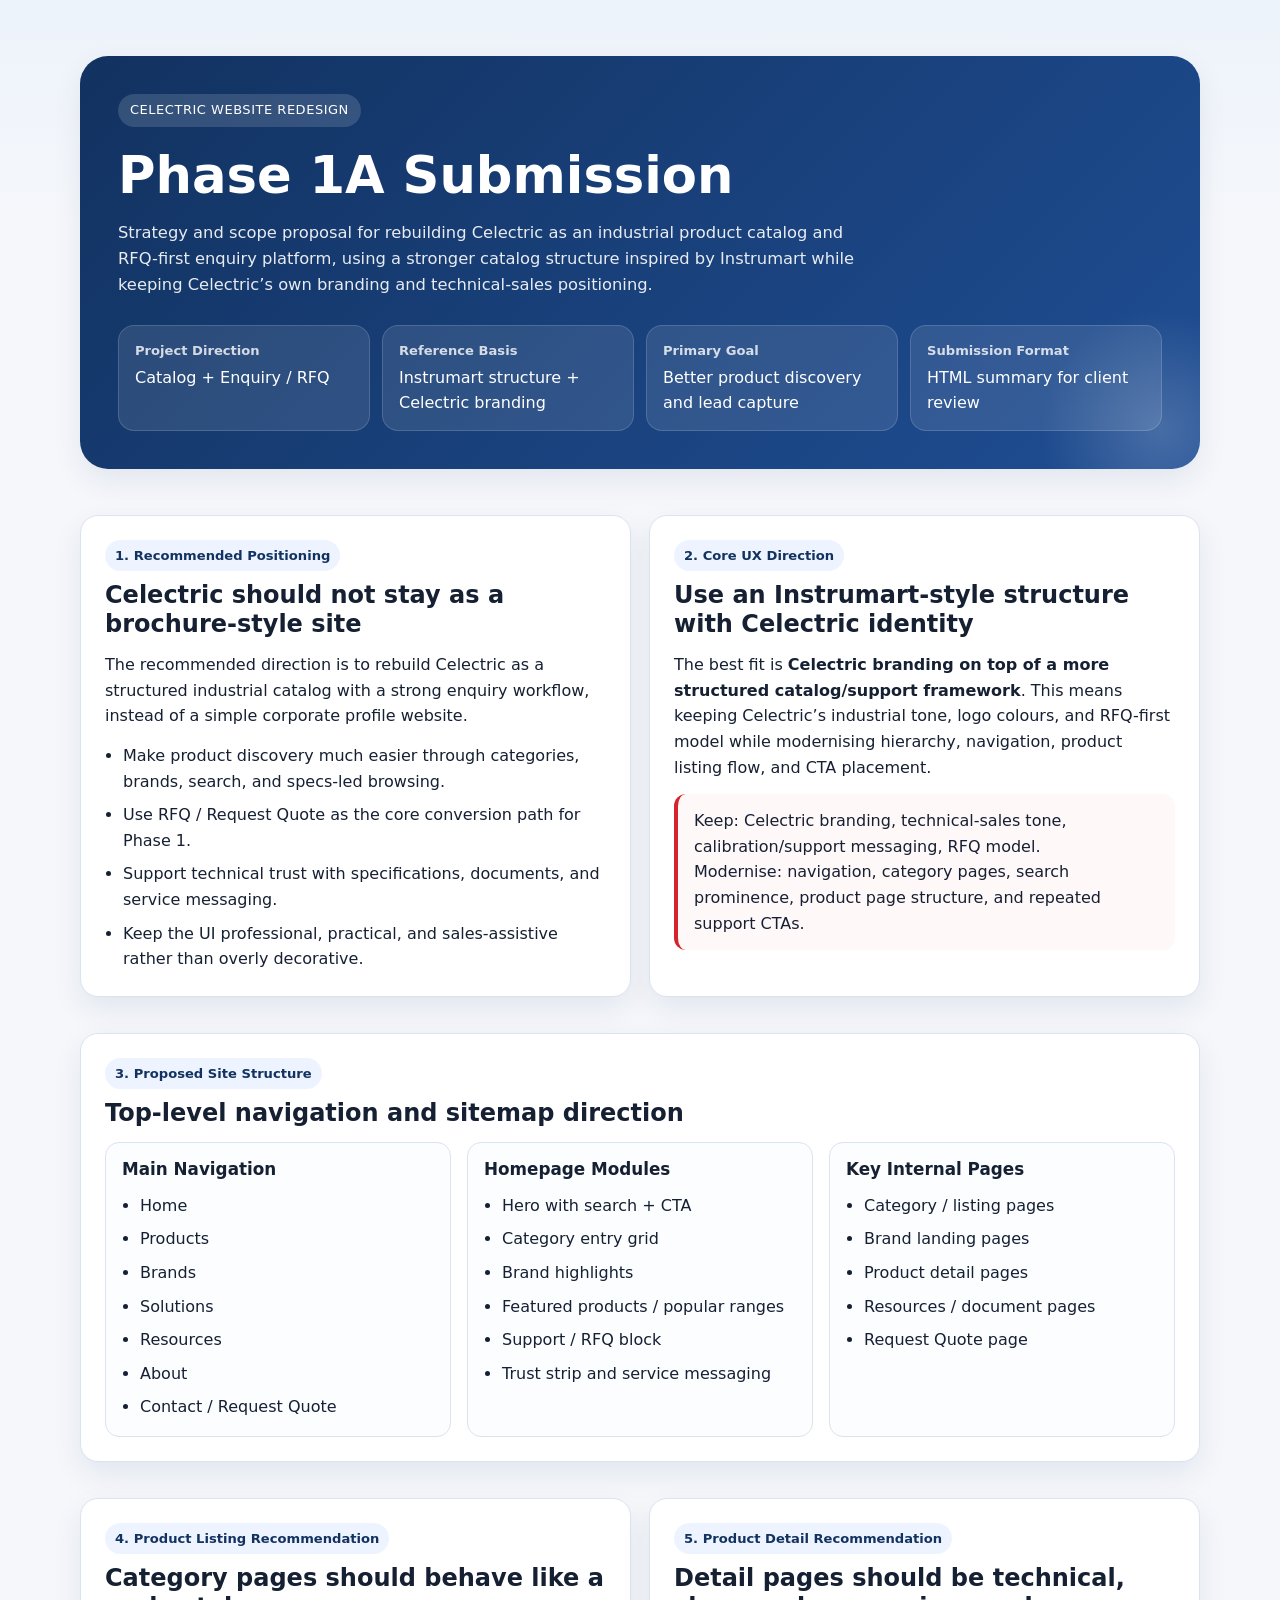
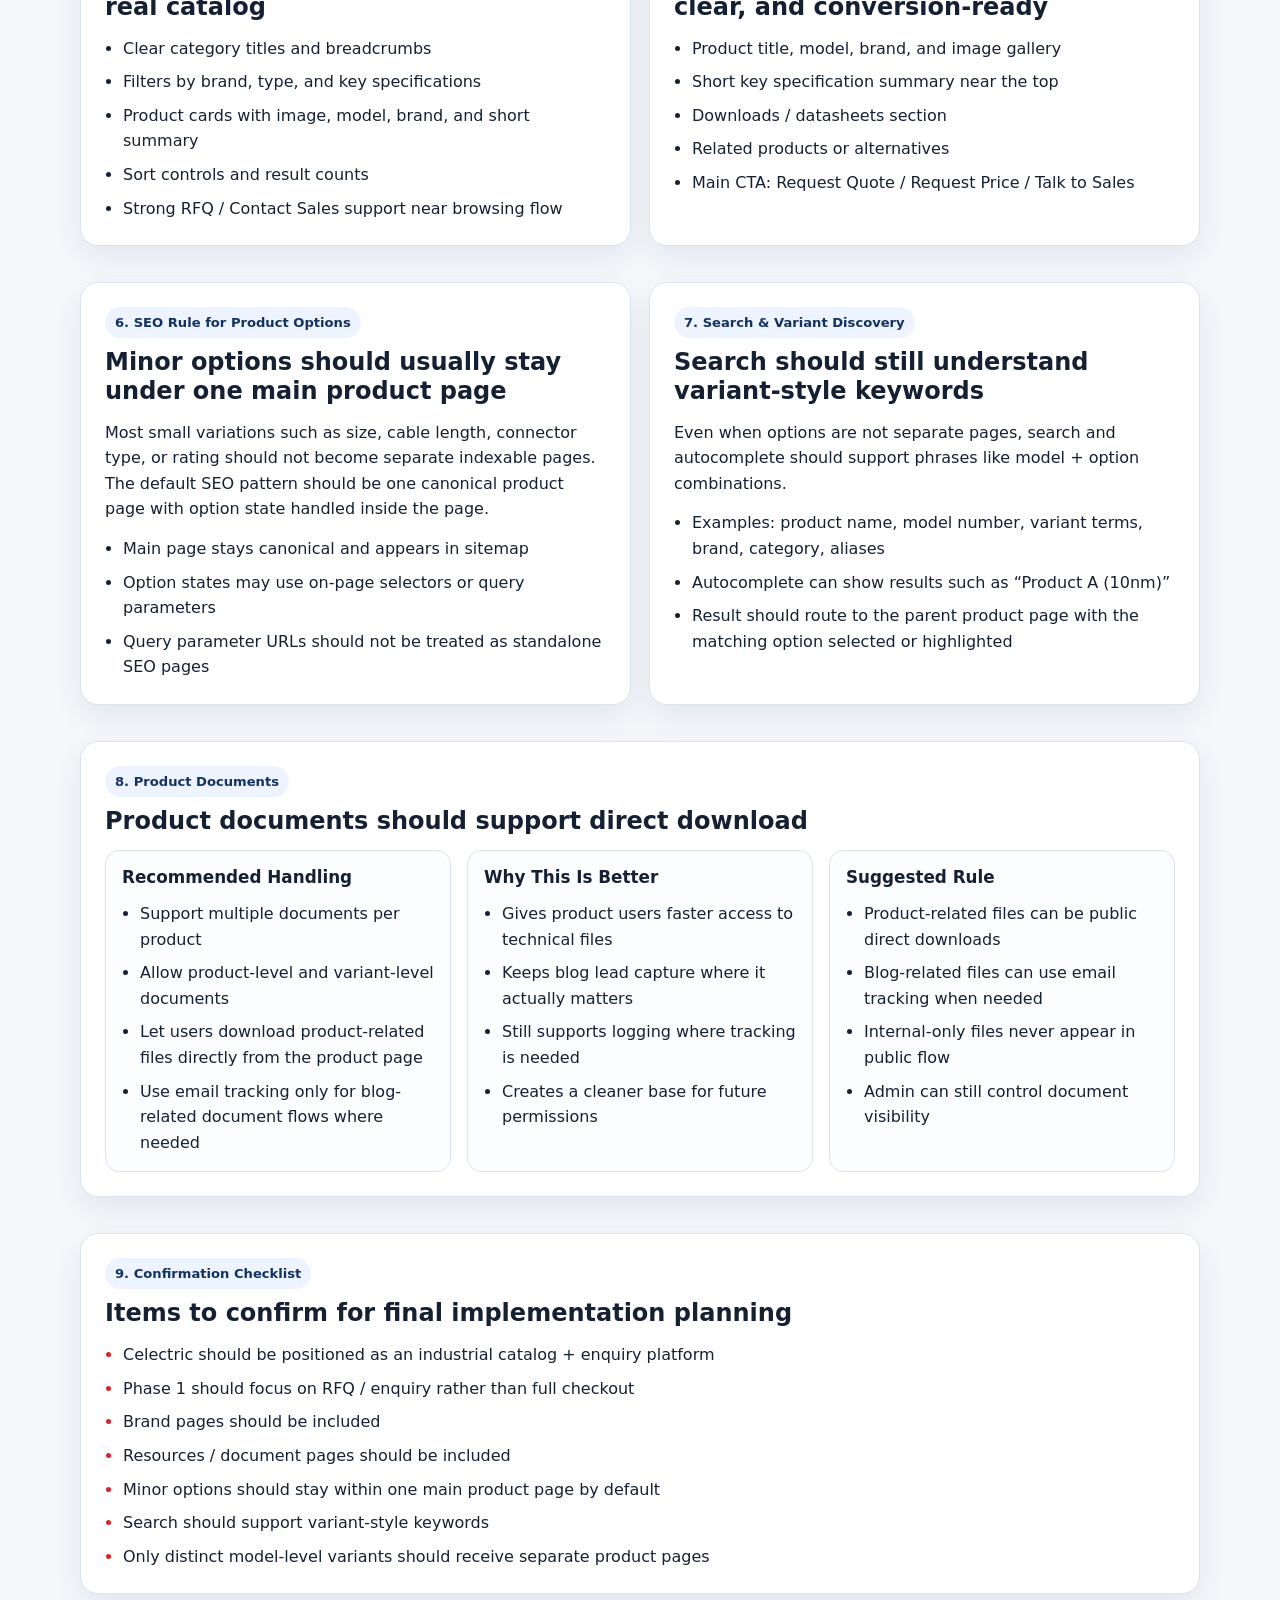
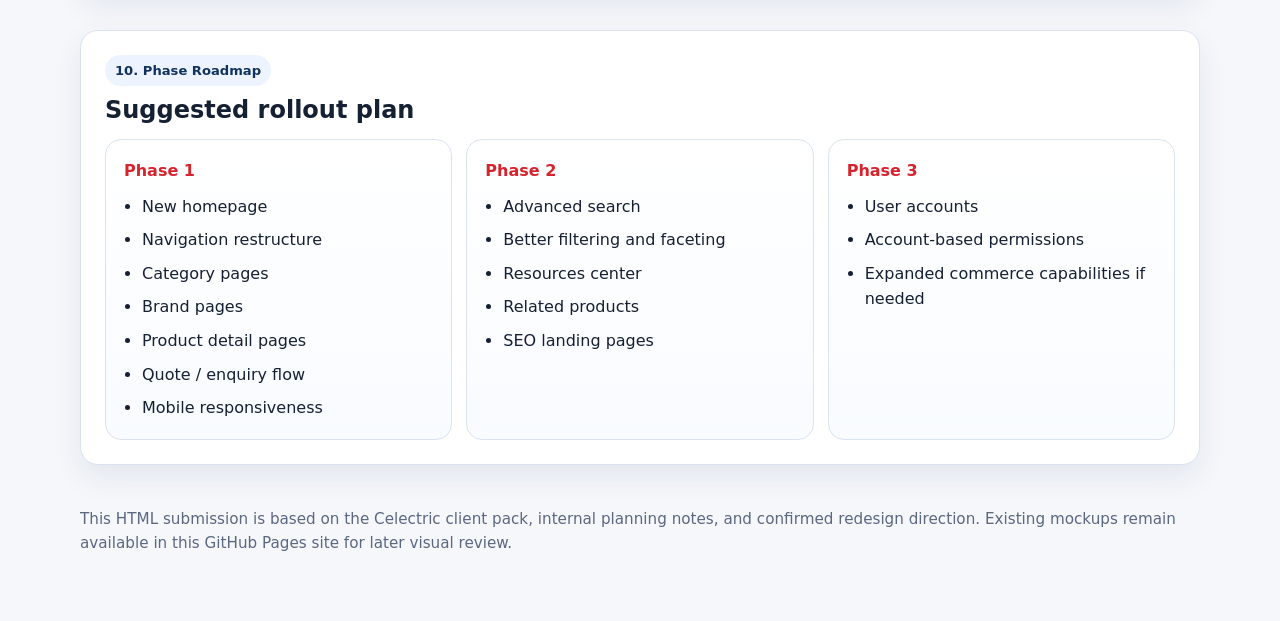
<file: phase-1a-submission.html>
<!DOCTYPE html>
<html lang="en">
  <head>
    <meta charset="UTF-8" />
    <meta name="viewport" content="width=device-width, initial-scale=1.0" />
    <title>Celectric Phase 1A Submission</title>
    <style>
      :root {
        --bg: #f5f7fb;
        --card: #ffffff;
        --text: #162033;
        --muted: #5c6780;
        --line: #dbe3f0;
        --red: #d6242f;
        --blue: #1f4e94;
        --blue-dark: #123260;
        --chip: #eef4ff;
        --shadow: 0 12px 30px rgba(19, 42, 79, 0.08);
        --radius: 18px;
      }
      * { box-sizing: border-box; }
      body {
        margin: 0;
        font-family: Inter, ui-sans-serif, system-ui, -apple-system, BlinkMacSystemFont, "Segoe UI", sans-serif;
        color: var(--text);
        background: linear-gradient(180deg, #edf3fb 0%, var(--bg) 220px);
        line-height: 1.6;
      }
      .wrap {
        width: min(1120px, calc(100% - 32px));
        margin: 0 auto;
      }
      .hero {
        padding: 56px 0 28px;
      }
      .hero-card {
        background: linear-gradient(135deg, var(--blue-dark), var(--blue));
        color: #fff;
        border-radius: 28px;
        padding: 38px;
        box-shadow: var(--shadow);
        position: relative;
        overflow: hidden;
      }
      .hero-card::after {
        content: "";
        position: absolute;
        inset: auto -80px -80px auto;
        width: 240px;
        height: 240px;
        background: radial-gradient(circle, rgba(255,255,255,0.18), transparent 70%);
      }
      .eyebrow {
        display: inline-flex;
        padding: 6px 12px;
        border-radius: 999px;
        background: rgba(255,255,255,0.14);
        font-size: 13px;
        letter-spacing: .04em;
        text-transform: uppercase;
      }
      h1, h2, h3 { line-height: 1.2; margin: 0 0 14px; }
      h1 { font-size: clamp(2rem, 4vw, 3.2rem); margin-top: 18px; }
      h2 { font-size: 1.5rem; }
      h3 { font-size: 1.05rem; }
      p { margin: 0 0 14px; }
      .lede { max-width: 760px; color: rgba(255,255,255,.9); font-size: 1.02rem; }
      .meta {
        display: grid;
        grid-template-columns: repeat(auto-fit, minmax(180px, 1fr));
        gap: 12px;
        margin-top: 26px;
      }
      .meta div {
        background: rgba(255,255,255,0.1);
        border: 1px solid rgba(255,255,255,0.15);
        border-radius: 16px;
        padding: 14px 16px;
      }
      .meta strong { display: block; font-size: .82rem; opacity: .8; margin-bottom: 4px; }
      section { padding: 18px 0; }
      .grid {
        display: grid;
        grid-template-columns: repeat(12, 1fr);
        gap: 18px;
      }
      .card {
        grid-column: span 12;
        background: var(--card);
        border: 1px solid var(--line);
        border-radius: var(--radius);
        padding: 24px;
        box-shadow: var(--shadow);
      }
      .card.half { grid-column: span 6; }
      .card.third { grid-column: span 4; }
      .tag {
        display: inline-block;
        padding: 5px 10px;
        border-radius: 999px;
        background: var(--chip);
        color: var(--blue-dark);
        font-size: .82rem;
        font-weight: 600;
        margin-bottom: 10px;
      }
      ul { margin: 0; padding-left: 18px; }
      li + li { margin-top: 8px; }
      .columns {
        display: grid;
        grid-template-columns: repeat(auto-fit, minmax(260px, 1fr));
        gap: 16px;
      }
      .mini {
        border: 1px solid var(--line);
        border-radius: 14px;
        padding: 16px;
        background: #fbfdff;
      }
      .checklist li::marker { color: var(--red); }
      .roadmap {
        display: grid;
        grid-template-columns: repeat(auto-fit, minmax(220px, 1fr));
        gap: 14px;
      }
      .phase {
        border-radius: 16px;
        padding: 18px;
        border: 1px solid var(--line);
        background: linear-gradient(180deg, #fff, #f8fbff);
      }
      .phase strong {
        display: inline-block;
        color: var(--red);
        margin-bottom: 10px;
      }
      .footer {
        padding: 24px 0 52px;
        color: var(--muted);
        font-size: .95rem;
      }
      .note {
        border-left: 4px solid var(--red);
        padding: 14px 16px;
        background: #fff8f8;
        border-radius: 12px;
      }
      a { color: var(--blue); }
      @media (max-width: 900px) {
        .card.half, .card.third { grid-column: span 12; }
        .hero-card { padding: 28px; }
      }
    </style>
  </head>
  <body>
    <div class="wrap">
      <header class="hero">
        <div class="hero-card">
          <span class="eyebrow">Celectric Website Redesign</span>
          <h1>Phase 1A Submission</h1>
          <p class="lede">
            Strategy and scope proposal for rebuilding Celectric as an industrial product catalog and RFQ-first enquiry platform,
            using a stronger catalog structure inspired by Instrumart while keeping Celectric’s own branding and technical-sales positioning.
          </p>
          <div class="meta">
            <div><strong>Project Direction</strong>Catalog + Enquiry / RFQ</div>
            <div><strong>Reference Basis</strong>Instrumart structure + Celectric branding</div>
            <div><strong>Primary Goal</strong>Better product discovery and lead capture</div>
            <div><strong>Submission Format</strong>HTML summary for client review</div>
          </div>
        </div>
      </header>

      <section>
        <div class="grid">
          <article class="card half">
            <div class="tag">1. Recommended Positioning</div>
            <h2>Celectric should not stay as a brochure-style site</h2>
            <p>
              The recommended direction is to rebuild Celectric as a structured industrial catalog with a strong enquiry workflow,
              instead of a simple corporate profile website.
            </p>
            <ul>
              <li>Make product discovery much easier through categories, brands, search, and specs-led browsing.</li>
              <li>Use RFQ / Request Quote as the core conversion path for Phase 1.</li>
              <li>Support technical trust with specifications, documents, and service messaging.</li>
              <li>Keep the UI professional, practical, and sales-assistive rather than overly decorative.</li>
            </ul>
          </article>

          <article class="card half">
            <div class="tag">2. Core UX Direction</div>
            <h2>Use an Instrumart-style structure with Celectric identity</h2>
            <p>
              The best fit is <strong>Celectric branding on top of a more structured catalog/support framework</strong>.
              This means keeping Celectric’s industrial tone, logo colours, and RFQ-first model while modernising hierarchy,
              navigation, product listing flow, and CTA placement.
            </p>
            <div class="note">
              Keep: Celectric branding, technical-sales tone, calibration/support messaging, RFQ model.<br />
              Modernise: navigation, category pages, search prominence, product page structure, and repeated support CTAs.
            </div>
          </article>
        </div>
      </section>

      <section>
        <div class="card">
          <div class="tag">3. Proposed Site Structure</div>
          <h2>Top-level navigation and sitemap direction</h2>
          <div class="columns">
            <div class="mini">
              <h3>Main Navigation</h3>
              <ul>
                <li>Home</li>
                <li>Products</li>
                <li>Brands</li>
                <li>Solutions</li>
                <li>Resources</li>
                <li>About</li>
                <li>Contact / Request Quote</li>
              </ul>
            </div>
            <div class="mini">
              <h3>Homepage Modules</h3>
              <ul>
                <li>Hero with search + CTA</li>
                <li>Category entry grid</li>
                <li>Brand highlights</li>
                <li>Featured products / popular ranges</li>
                <li>Support / RFQ block</li>
                <li>Trust strip and service messaging</li>
              </ul>
            </div>
            <div class="mini">
              <h3>Key Internal Pages</h3>
              <ul>
                <li>Category / listing pages</li>
                <li>Brand landing pages</li>
                <li>Product detail pages</li>
                <li>Resources / document pages</li>
                <li>Request Quote page</li>
              </ul>
            </div>
          </div>
        </div>
      </section>

      <section>
        <div class="grid">
          <article class="card half">
            <div class="tag">4. Product Listing Recommendation</div>
            <h2>Category pages should behave like a real catalog</h2>
            <ul>
              <li>Clear category titles and breadcrumbs</li>
              <li>Filters by brand, type, and key specifications</li>
              <li>Product cards with image, model, brand, and short summary</li>
              <li>Sort controls and result counts</li>
              <li>Strong RFQ / Contact Sales support near browsing flow</li>
            </ul>
          </article>

          <article class="card half">
            <div class="tag">5. Product Detail Recommendation</div>
            <h2>Detail pages should be technical, clear, and conversion-ready</h2>
            <ul>
              <li>Product title, model, brand, and image gallery</li>
              <li>Short key specification summary near the top</li>
              <li>Downloads / datasheets section</li>
              <li>Related products or alternatives</li>
              <li>Main CTA: Request Quote / Request Price / Talk to Sales</li>
            </ul>
          </article>
        </div>
      </section>

      <section>
        <div class="grid">
          <article class="card half">
            <div class="tag">6. SEO Rule for Product Options</div>
            <h2>Minor options should usually stay under one main product page</h2>
            <p>
              Most small variations such as size, cable length, connector type, or rating should not become separate indexable pages.
              The default SEO pattern should be one canonical product page with option state handled inside the page.
            </p>
            <ul>
              <li>Main page stays canonical and appears in sitemap</li>
              <li>Option states may use on-page selectors or query parameters</li>
              <li>Query parameter URLs should not be treated as standalone SEO pages</li>
            </ul>
          </article>

          <article class="card half">
            <div class="tag">7. Search & Variant Discovery</div>
            <h2>Search should still understand variant-style keywords</h2>
            <p>
              Even when options are not separate pages, search and autocomplete should support phrases like model + option combinations.
            </p>
            <ul>
              <li>Examples: product name, model number, variant terms, brand, category, aliases</li>
              <li>Autocomplete can show results such as “Product A (10nm)”</li>
              <li>Result should route to the parent product page with the matching option selected or highlighted</li>
            </ul>
          </article>
        </div>
      </section>

      <section>
        <div class="card">
          <div class="tag">8. Product Documents</div>
          <h2>Product documents should support direct download</h2>
          <div class="columns">
            <div class="mini">
              <h3>Recommended Handling</h3>
              <ul>
                <li>Support multiple documents per product</li>
                <li>Allow product-level and variant-level documents</li>
                <li>Let users download product-related files directly from the product page</li>
                <li>Use email tracking only for blog-related document flows where needed</li>
              </ul>
            </div>
            <div class="mini">
              <h3>Why This Is Better</h3>
              <ul>
                <li>Gives product users faster access to technical files</li>
                <li>Keeps blog lead capture where it actually matters</li>
                <li>Still supports logging where tracking is needed</li>
                <li>Creates a cleaner base for future permissions</li>
              </ul>
            </div>
            <div class="mini">
              <h3>Suggested Rule</h3>
              <ul>
                <li>Product-related files can be public direct downloads</li>
                <li>Blog-related files can use email tracking when needed</li>
                <li>Internal-only files never appear in public flow</li>
                <li>Admin can still control document visibility</li>
              </ul>
            </div>
          </div>
        </div>
      </section>

      <section>
        <div class="card">
          <div class="tag">9. Confirmation Checklist</div>
          <h2>Items to confirm for final implementation planning</h2>
          <ul class="checklist">
            <li>Celectric should be positioned as an industrial catalog + enquiry platform</li>
            <li>Phase 1 should focus on RFQ / enquiry rather than full checkout</li>
            <li>Brand pages should be included</li>
            <li>Resources / document pages should be included</li>
            <li>Minor options should stay within one main product page by default</li>
            <li>Search should support variant-style keywords</li>
            <li>Only distinct model-level variants should receive separate product pages</li>
          </ul>
        </div>
      </section>

      <section>
        <div class="card">
          <div class="tag">10. Phase Roadmap</div>
          <h2>Suggested rollout plan</h2>
          <div class="roadmap">
            <div class="phase">
              <strong>Phase 1</strong>
              <ul>
                <li>New homepage</li>
                <li>Navigation restructure</li>
                <li>Category pages</li>
                <li>Brand pages</li>
                <li>Product detail pages</li>
                <li>Quote / enquiry flow</li>
                <li>Mobile responsiveness</li>
              </ul>
            </div>
            <div class="phase">
              <strong>Phase 2</strong>
              <ul>
                <li>Advanced search</li>
                <li>Better filtering and faceting</li>
                <li>Resources center</li>
                <li>Related products</li>
                <li>SEO landing pages</li>
              </ul>
            </div>
            <div class="phase">
              <strong>Phase 3</strong>
              <ul>
                <li>User accounts</li>
                <li>Account-based permissions</li>
                <li>Expanded commerce capabilities if needed</li>
              </ul>
            </div>
          </div>
        </div>
      </section>

      <footer class="footer">
        <p>
          This HTML submission is based on the Celectric client pack, internal planning notes, and confirmed redesign direction.
          Existing mockups remain available in this GitHub Pages site for later visual review.
        </p>
      </footer>
    </div>
  </body>
</html>
</file>
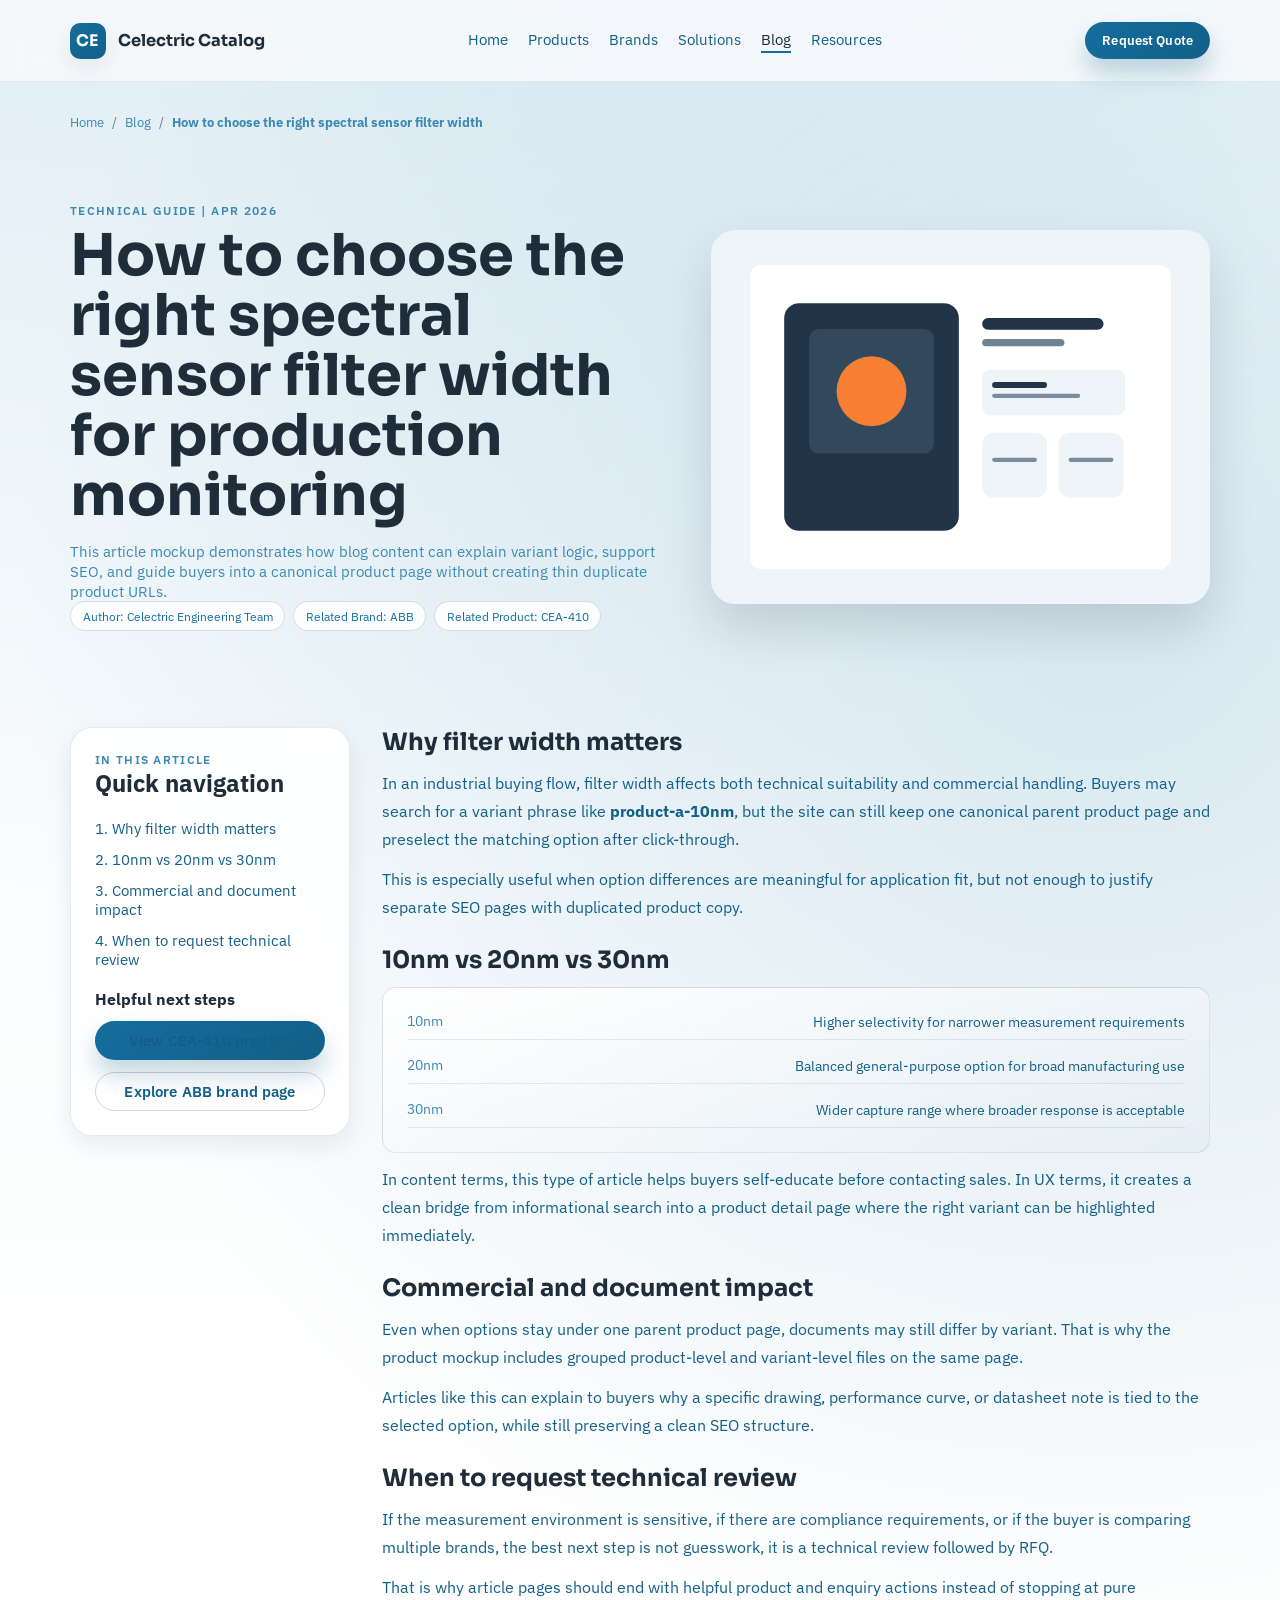
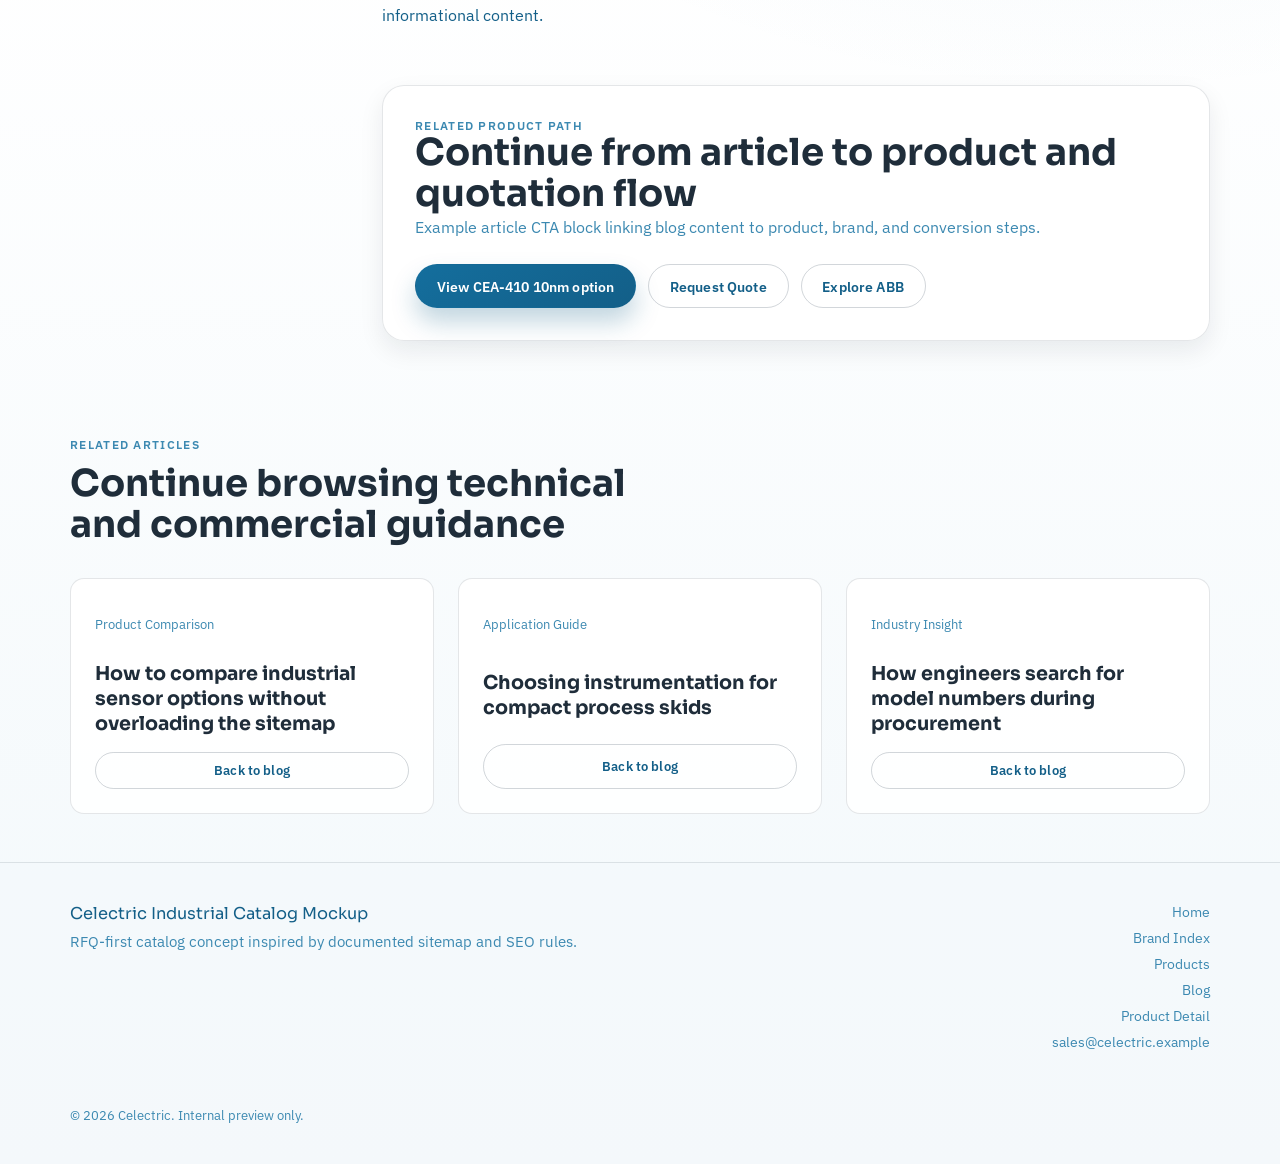
<file: mockup/blog-spectral-filter-guide.html>
<!DOCTYPE html>
<html lang="en">
  <head>
    <meta charset="UTF-8" />
    <meta name="viewport" content="width=device-width, initial-scale=1.0" />
    <title>How to choose the right spectral sensor filter width | Celectric</title>
    <meta
      name="description"
      content="Static blog article mockup for Celectric, demonstrating technical guide content linked to products, brands, and RFQ conversion."
    />
    <link rel="preconnect" href="https://fonts.googleapis.com" />
    <link rel="preconnect" href="https://fonts.gstatic.com" crossorigin />
    <link
      href="https://fonts.googleapis.com/css2?family=IBM+Plex+Sans:wght@400;500;600;700&family=Sora:wght@500;600;700&display=swap"
      rel="stylesheet"
    />
    <link rel="stylesheet" href="assets/css/design-system.css?v=6da8776" />
    <link rel="stylesheet" href="assets/css/site.css?v=6da8776" />
  </head>
  <body data-page="blog">
    <div data-component="site-header"></div>

    <main>
      <div class="o-container">
        <nav class="c-breadcrumb" aria-label="Breadcrumb">
          <a href="index.html">Home</a>
          <span>/</span>
          <a href="blog.html">Blog</a>
          <span>/</span>
          <strong>How to choose the right spectral sensor filter width</strong>
        </nav>
      </div>

      <section class="c-section c-section--tight">
        <div class="o-container c-blog-post-hero" data-reveal>
          <div>
            <p class="c-overline">Technical Guide | Apr 2026</p>
            <h1>How to choose the right spectral sensor filter width for production monitoring</h1>
            <p class="c-product-side__meta">
              This article mockup demonstrates how blog content can explain variant logic, support SEO, and guide buyers
              into a canonical product page without creating thin duplicate product URLs.
            </p>
            <div class="c-chip-row">
              <span class="c-chip">Author: Celectric Engineering Team</span>
              <span class="c-chip">Related Brand: ABB</span>
              <span class="c-chip">Related Product: CEA-410</span>
            </div>
          </div>
          <div class="c-product-gallery__hero c-blog-post-hero__media">
            <img src="assets/images/product-gallery-main.svg" alt="Spectral sensor technical guide hero visual" />
          </div>
        </div>
      </section>

      <section class="c-section c-section--tight">
        <div class="o-container c-listing-layout">
          <aside class="c-filter-panel c-blog-toc" data-reveal>
            <div>
              <p class="c-overline">In This Article</p>
              <h2 class="c-filter-panel__title">Quick navigation</h2>
            </div>
            <div class="c-filter-group">
              <a href="#section-1">1. Why filter width matters</a>
              <a href="#section-2">2. 10nm vs 20nm vs 30nm</a>
              <a href="#section-3">3. Commercial and document impact</a>
              <a href="#section-4">4. When to request technical review</a>
            </div>
            <div class="c-filter-group">
              <p class="c-filter-group__label">Helpful next steps</p>
              <a class="c-btn c-btn--solid c-btn--sm" href="product-cea-410.html?variant=10nm">View CEA-410 product</a>
              <a class="c-btn c-btn--ghost c-btn--sm" href="brand-abb.html">Explore ABB brand page</a>
            </div>
          </aside>

          <article class="c-blog-post" data-reveal>
            <section id="section-1" class="c-blog-post__section">
              <h2>Why filter width matters</h2>
              <p>
                In an industrial buying flow, filter width affects both technical suitability and commercial handling.
                Buyers may search for a variant phrase like <strong>product-a-10nm</strong>, but the site can still keep
                one canonical parent product page and preselect the matching option after click-through.
              </p>
              <p>
                This is especially useful when option differences are meaningful for application fit, but not enough to
                justify separate SEO pages with duplicated product copy.
              </p>
            </section>

            <section id="section-2" class="c-blog-post__section">
              <h2>10nm vs 20nm vs 30nm</h2>
              <div class="c-card c-card--soft">
                <dl class="c-data-list">
                  <div><dt>10nm</dt><dd>Higher selectivity for narrower measurement requirements</dd></div>
                  <div><dt>20nm</dt><dd>Balanced general-purpose option for broad manufacturing use</dd></div>
                  <div><dt>30nm</dt><dd>Wider capture range where broader response is acceptable</dd></div>
                </dl>
              </div>
              <p>
                In content terms, this type of article helps buyers self-educate before contacting sales. In UX terms,
                it creates a clean bridge from informational search into a product detail page where the right variant
                can be highlighted immediately.
              </p>
            </section>

            <section id="section-3" class="c-blog-post__section">
              <h2>Commercial and document impact</h2>
              <p>
                Even when options stay under one parent product page, documents may still differ by variant. That is why
                the product mockup includes grouped product-level and variant-level files on the same page.
              </p>
              <p>
                Articles like this can explain to buyers why a specific drawing, performance curve, or datasheet note is
                tied to the selected option, while still preserving a clean SEO structure.
              </p>
            </section>

            <section id="section-4" class="c-blog-post__section">
              <h2>When to request technical review</h2>
              <p>
                If the measurement environment is sensitive, if there are compliance requirements, or if the buyer is
                comparing multiple brands, the best next step is not guesswork, it is a technical review followed by RFQ.
              </p>
              <p>
                That is why article pages should end with helpful product and enquiry actions instead of stopping at pure
                informational content.
              </p>
            </section>

            <section class="c-doc-email" data-reveal>
              <div class="c-doc-email__intro">
                <p class="c-overline">Related Product Path</p>
                <h3 class="c-section__title">Continue from article to product and quotation flow</h3>
                <p class="c-section__copy">
                  Example article CTA block linking blog content to product, brand, and conversion steps.
                </p>
              </div>
              <div class="c-home-hero__actions">
                <a class="c-btn c-btn--solid" href="product-cea-410.html?variant=10nm">View CEA-410 10nm option</a>
                <a class="c-btn c-btn--ghost" href="index.html#rfq">Request Quote</a>
                <a class="c-btn c-btn--ghost" href="brand-abb.html">Explore ABB</a>
              </div>
            </section>
          </article>
        </div>
      </section>

      <section class="c-section c-section--tight">
        <div class="o-container">
          <header class="c-section__head" data-reveal>
            <p class="c-overline">Related Articles</p>
            <h2 class="c-section__title">Continue browsing technical and commercial guidance</h2>
          </header>
          <div class="c-grid c-grid--3">
            <article class="c-card c-blog-card" data-reveal>
              <p class="c-product-card__code">Product Comparison</p>
              <h3 class="c-card__title">How to compare industrial sensor options without overloading the sitemap</h3>
              <a class="c-btn c-btn--ghost c-btn--sm" href="blog.html">Back to blog</a>
            </article>
            <article class="c-card c-blog-card" data-reveal>
              <p class="c-product-card__code">Application Guide</p>
              <h3 class="c-card__title">Choosing instrumentation for compact process skids</h3>
              <a class="c-btn c-btn--ghost c-btn--sm" href="blog.html">Back to blog</a>
            </article>
            <article class="c-card c-blog-card" data-reveal>
              <p class="c-product-card__code">Industry Insight</p>
              <h3 class="c-card__title">How engineers search for model numbers during procurement</h3>
              <a class="c-btn c-btn--ghost c-btn--sm" href="blog.html">Back to blog</a>
            </article>
          </div>
        </div>
      </section>
    </main>

    <div data-component="site-footer"></div>

    <script src="assets/js/components.js?v=6da8776"></script>
    <script src="assets/js/main.js?v=6da8776"></script>
  </body>
</html>
</file>
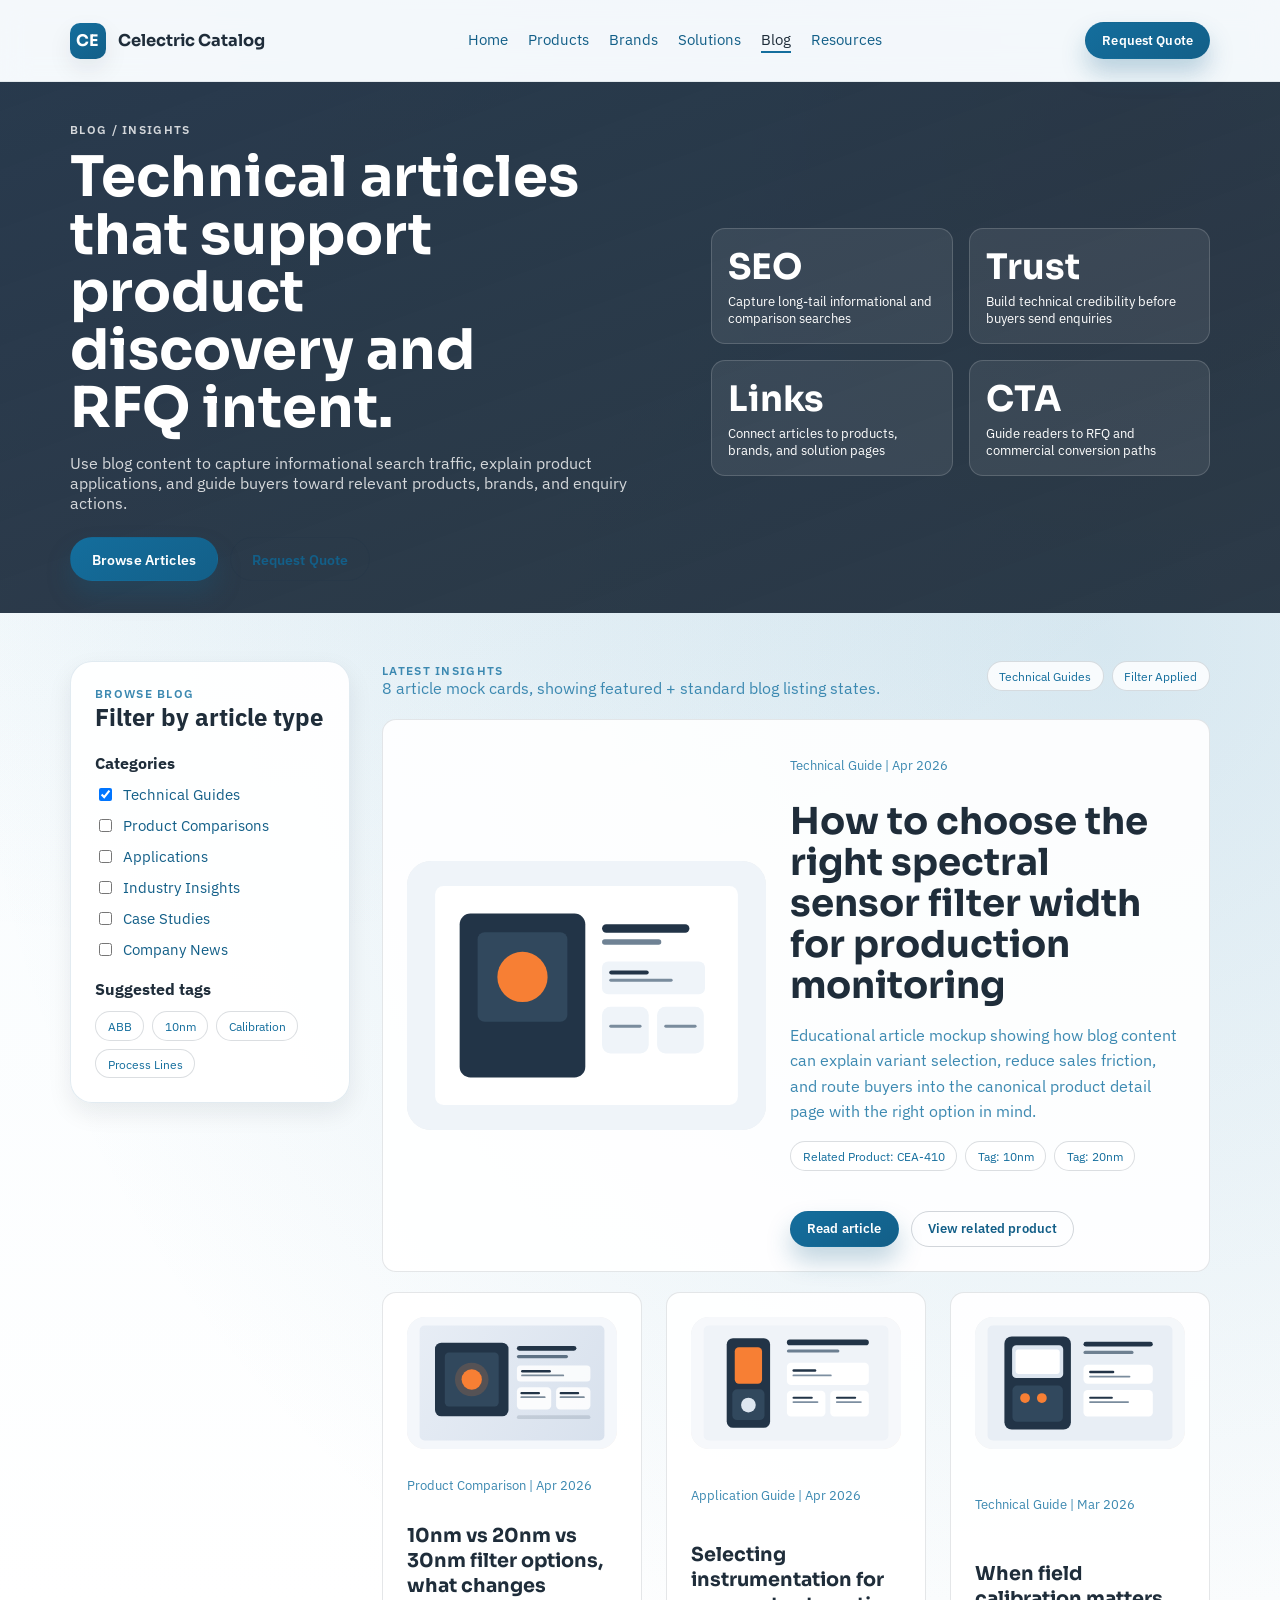
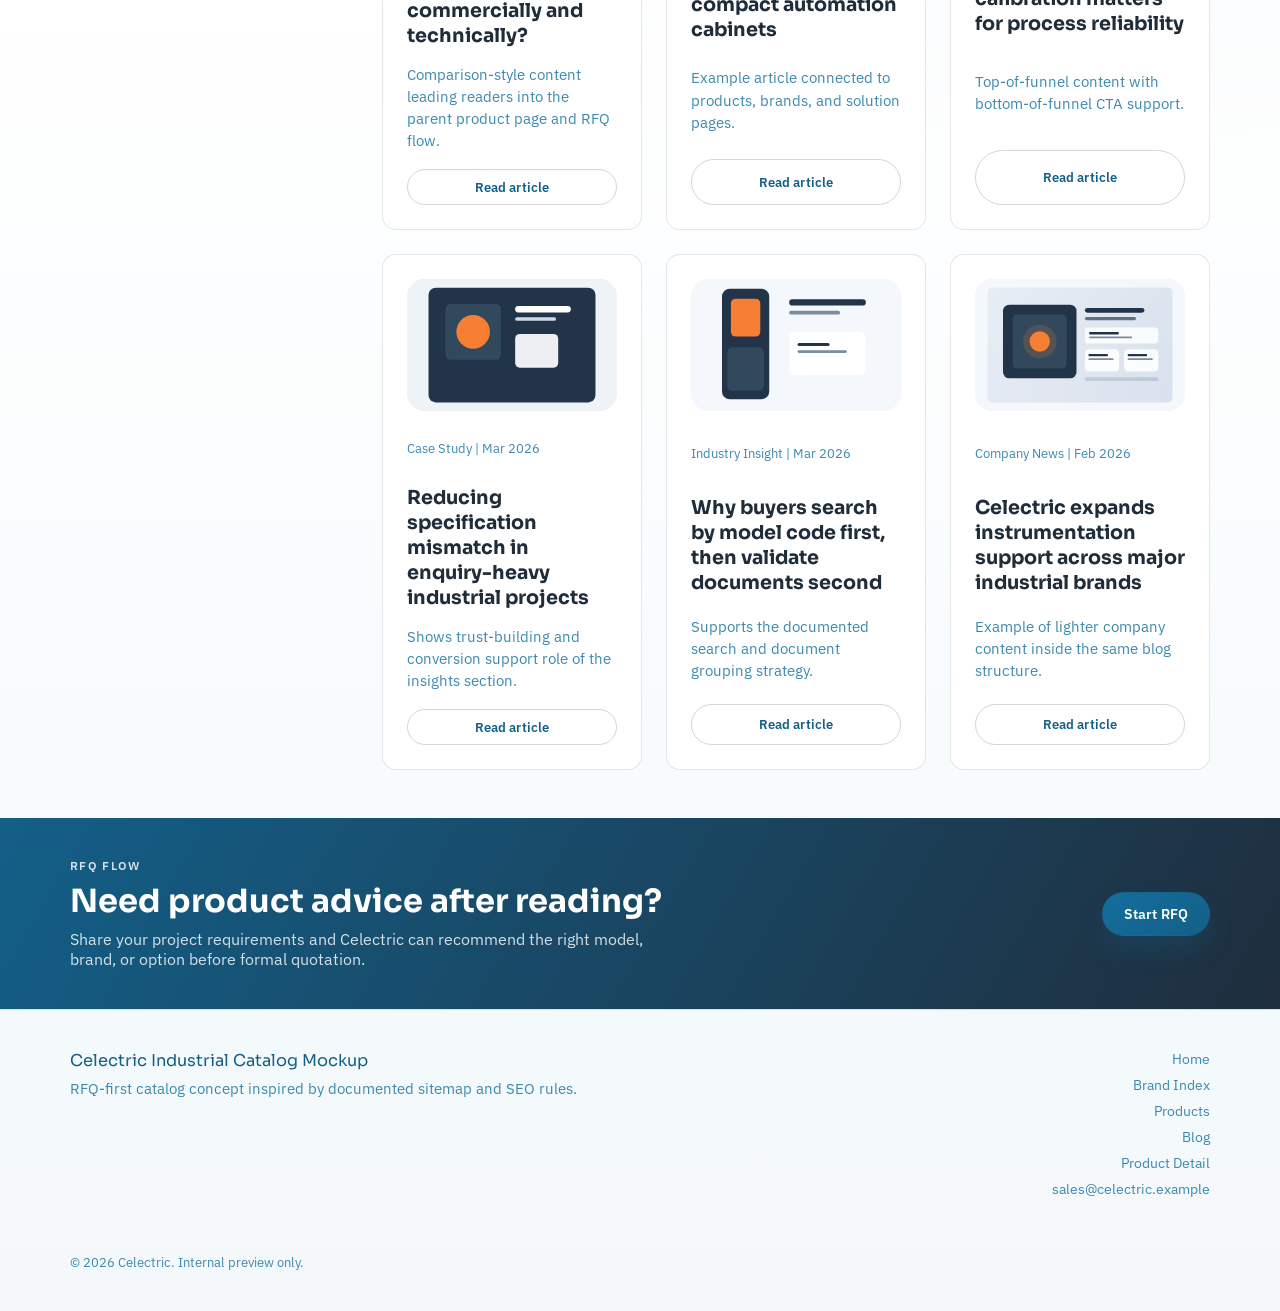
<file: mockup/blog.html>
<!DOCTYPE html>
<html lang="en">
  <head>
    <meta charset="UTF-8" />
    <meta name="viewport" content="width=device-width, initial-scale=1.0" />
    <title>Blog & Insights | Celectric</title>
    <meta
      name="description"
      content="Static blog index mockup for Celectric industrial catalog redesign, showing technical insights, comparisons, and application content."
    />
    <link rel="preconnect" href="https://fonts.googleapis.com" />
    <link rel="preconnect" href="https://fonts.gstatic.com" crossorigin />
    <link
      href="https://fonts.googleapis.com/css2?family=IBM+Plex+Sans:wght@400;500;600;700&family=Sora:wght@500;600;700&display=swap"
      rel="stylesheet"
    />
    <link rel="stylesheet" href="assets/css/design-system.css?v=6da8776" />
    <link rel="stylesheet" href="assets/css/site.css?v=6da8776" />
  </head>
  <body data-page="blog">
    <div data-component="site-header"></div>

    <main>
      <section class="c-brand-hero c-blog-hero">
        <div class="o-container c-brand-hero__inner">
          <div data-reveal>
            <p class="c-overline">Blog / Insights</p>
            <h1>Technical articles that support product discovery and RFQ intent.</h1>
            <p>
              Use blog content to capture informational search traffic, explain product applications, and guide buyers
              toward relevant products, brands, and enquiry actions.
            </p>
            <div class="c-home-hero__actions">
              <a class="c-btn c-btn--solid" href="#latest-posts">Browse Articles</a>
              <a class="c-btn c-btn--ghost" href="index.html#rfq">Request Quote</a>
            </div>
          </div>

          <div class="c-brand-kpis" data-reveal>
            <article class="c-kpi">
              <strong>SEO</strong>
              <span>Capture long-tail informational and comparison searches</span>
            </article>
            <article class="c-kpi">
              <strong>Trust</strong>
              <span>Build technical credibility before buyers send enquiries</span>
            </article>
            <article class="c-kpi">
              <strong>Links</strong>
              <span>Connect articles to products, brands, and solution pages</span>
            </article>
            <article class="c-kpi">
              <strong>CTA</strong>
              <span>Guide readers to RFQ and commercial conversion paths</span>
            </article>
          </div>
        </div>
      </section>

      <section class="c-section c-section--tight">
        <div class="o-container c-listing-layout">
          <aside class="c-filter-panel" data-reveal>
            <div>
              <p class="c-overline">Browse Blog</p>
              <h2 class="c-filter-panel__title">Filter by article type</h2>
            </div>

            <div class="c-filter-group">
              <p class="c-filter-group__label">Categories</p>
              <label><input type="checkbox" checked /> Technical Guides</label>
              <label><input type="checkbox" /> Product Comparisons</label>
              <label><input type="checkbox" /> Applications</label>
              <label><input type="checkbox" /> Industry Insights</label>
              <label><input type="checkbox" /> Case Studies</label>
              <label><input type="checkbox" /> Company News</label>
            </div>

            <div class="c-filter-group">
              <p class="c-filter-group__label">Suggested tags</p>
              <div class="c-chip-row">
                <span class="c-chip">ABB</span>
                <span class="c-chip">10nm</span>
                <span class="c-chip">Calibration</span>
                <span class="c-chip">Process Lines</span>
              </div>
            </div>
          </aside>

          <div class="c-listing-results">
            <div class="c-listing-toolbar" data-reveal>
              <div>
                <p class="c-overline">Latest Insights</p>
                <p class="c-listing-toolbar__meta">8 article mock cards, showing featured + standard blog listing states.</p>
              </div>
              <div class="c-chip-row c-listing-applied">
                <span class="c-chip">Technical Guides</span>
                <span class="c-chip">Filter Applied</span>
              </div>
            </div>

            <article class="c-card c-blog-feature" id="latest-posts" data-reveal>
              <div class="c-blog-feature__media">
                <img src="assets/images/product-gallery-main.svg" alt="Featured blog article visual for spectral sensor guide" />
              </div>
              <div class="c-blog-feature__content">
                <p class="c-product-card__code">Technical Guide | Apr 2026</p>
                <h2 class="c-section__title">How to choose the right spectral sensor filter width for production monitoring</h2>
                <p class="c-section__copy">
                  Educational article mockup showing how blog content can explain variant selection, reduce sales friction,
                  and route buyers into the canonical product detail page with the right option in mind.
                </p>
                <div class="c-chip-row">
                  <span class="c-chip">Related Product: CEA-410</span>
                  <span class="c-chip">Tag: 10nm</span>
                  <span class="c-chip">Tag: 20nm</span>
                </div>
                <div class="c-home-hero__actions">
                  <a class="c-btn c-btn--solid c-btn--sm" href="blog-spectral-filter-guide.html">Read article</a>
                  <a class="c-btn c-btn--ghost c-btn--sm" href="product-cea-410.html?variant=10nm">View related product</a>
                </div>
              </div>
            </article>

            <div class="c-grid c-grid--3">
              <article class="c-card c-blog-card" data-reveal>
                <div class="c-product-card__media">
                  <img src="assets/images/sensor-product.svg" alt="Instrumentation comparison article card image" />
                </div>
                <p class="c-product-card__code">Product Comparison | Apr 2026</p>
                <h3 class="c-card__title">10nm vs 20nm vs 30nm filter options, what changes commercially and technically?</h3>
                <p class="c-card__subtitle">Comparison-style content leading readers into the parent product page and RFQ flow.</p>
                <a class="c-btn c-btn--ghost c-btn--sm" href="blog-spectral-filter-guide.html">Read article</a>
              </article>

              <article class="c-card c-blog-card" data-reveal>
                <div class="c-product-card__media">
                  <img src="assets/images/transmitter-product.svg" alt="Application guide blog card image" />
                </div>
                <p class="c-product-card__code">Application Guide | Apr 2026</p>
                <h3 class="c-card__title">Selecting instrumentation for compact automation cabinets</h3>
                <p class="c-card__subtitle">Example article connected to products, brands, and solution pages.</p>
                <a class="c-btn c-btn--ghost c-btn--sm" href="blog-spectral-filter-guide.html">Read article</a>
              </article>

              <article class="c-card c-blog-card" data-reveal>
                <div class="c-product-card__media">
                  <img src="assets/images/calibrator-product.svg" alt="Calibration blog card image" />
                </div>
                <p class="c-product-card__code">Technical Guide | Mar 2026</p>
                <h3 class="c-card__title">When field calibration matters for process reliability</h3>
                <p class="c-card__subtitle">Top-of-funnel content with bottom-of-funnel CTA support.</p>
                <a class="c-btn c-btn--ghost c-btn--sm" href="blog-spectral-filter-guide.html">Read article</a>
              </article>

              <article class="c-card c-blog-card" data-reveal>
                <div class="c-product-card__media">
                  <img src="assets/images/product-gallery-alt-1.svg" alt="Case study blog card image" />
                </div>
                <p class="c-product-card__code">Case Study | Mar 2026</p>
                <h3 class="c-card__title">Reducing specification mismatch in enquiry-heavy industrial projects</h3>
                <p class="c-card__subtitle">Shows trust-building and conversion support role of the insights section.</p>
                <a class="c-btn c-btn--ghost c-btn--sm" href="blog-spectral-filter-guide.html">Read article</a>
              </article>

              <article class="c-card c-blog-card" data-reveal>
                <div class="c-product-card__media">
                  <img src="assets/images/product-gallery-alt-2.svg" alt="Industry insight blog card image" />
                </div>
                <p class="c-product-card__code">Industry Insight | Mar 2026</p>
                <h3 class="c-card__title">Why buyers search by model code first, then validate documents second</h3>
                <p class="c-card__subtitle">Supports the documented search and document grouping strategy.</p>
                <a class="c-btn c-btn--ghost c-btn--sm" href="blog-spectral-filter-guide.html">Read article</a>
              </article>

              <article class="c-card c-blog-card" data-reveal>
                <div class="c-product-card__media">
                  <img src="assets/images/sensor-product.svg" alt="Company update blog card image" />
                </div>
                <p class="c-product-card__code">Company News | Feb 2026</p>
                <h3 class="c-card__title">Celectric expands instrumentation support across major industrial brands</h3>
                <p class="c-card__subtitle">Example of lighter company content inside the same blog structure.</p>
                <a class="c-btn c-btn--ghost c-btn--sm" href="blog-spectral-filter-guide.html">Read article</a>
              </article>
            </div>
          </div>
        </div>
      </section>

      <div
        data-component="cta-strip"
        data-title="Need product advice after reading?"
        data-copy="Share your project requirements and Celectric can recommend the right model, brand, or option before formal quotation."
        data-cta="Start RFQ"
        data-href="index.html#rfq"
      ></div>
    </main>

    <div data-component="site-footer"></div>

    <script src="assets/js/components.js?v=6da8776"></script>
    <script src="assets/js/main.js?v=6da8776"></script>
  </body>
</html>
</file>
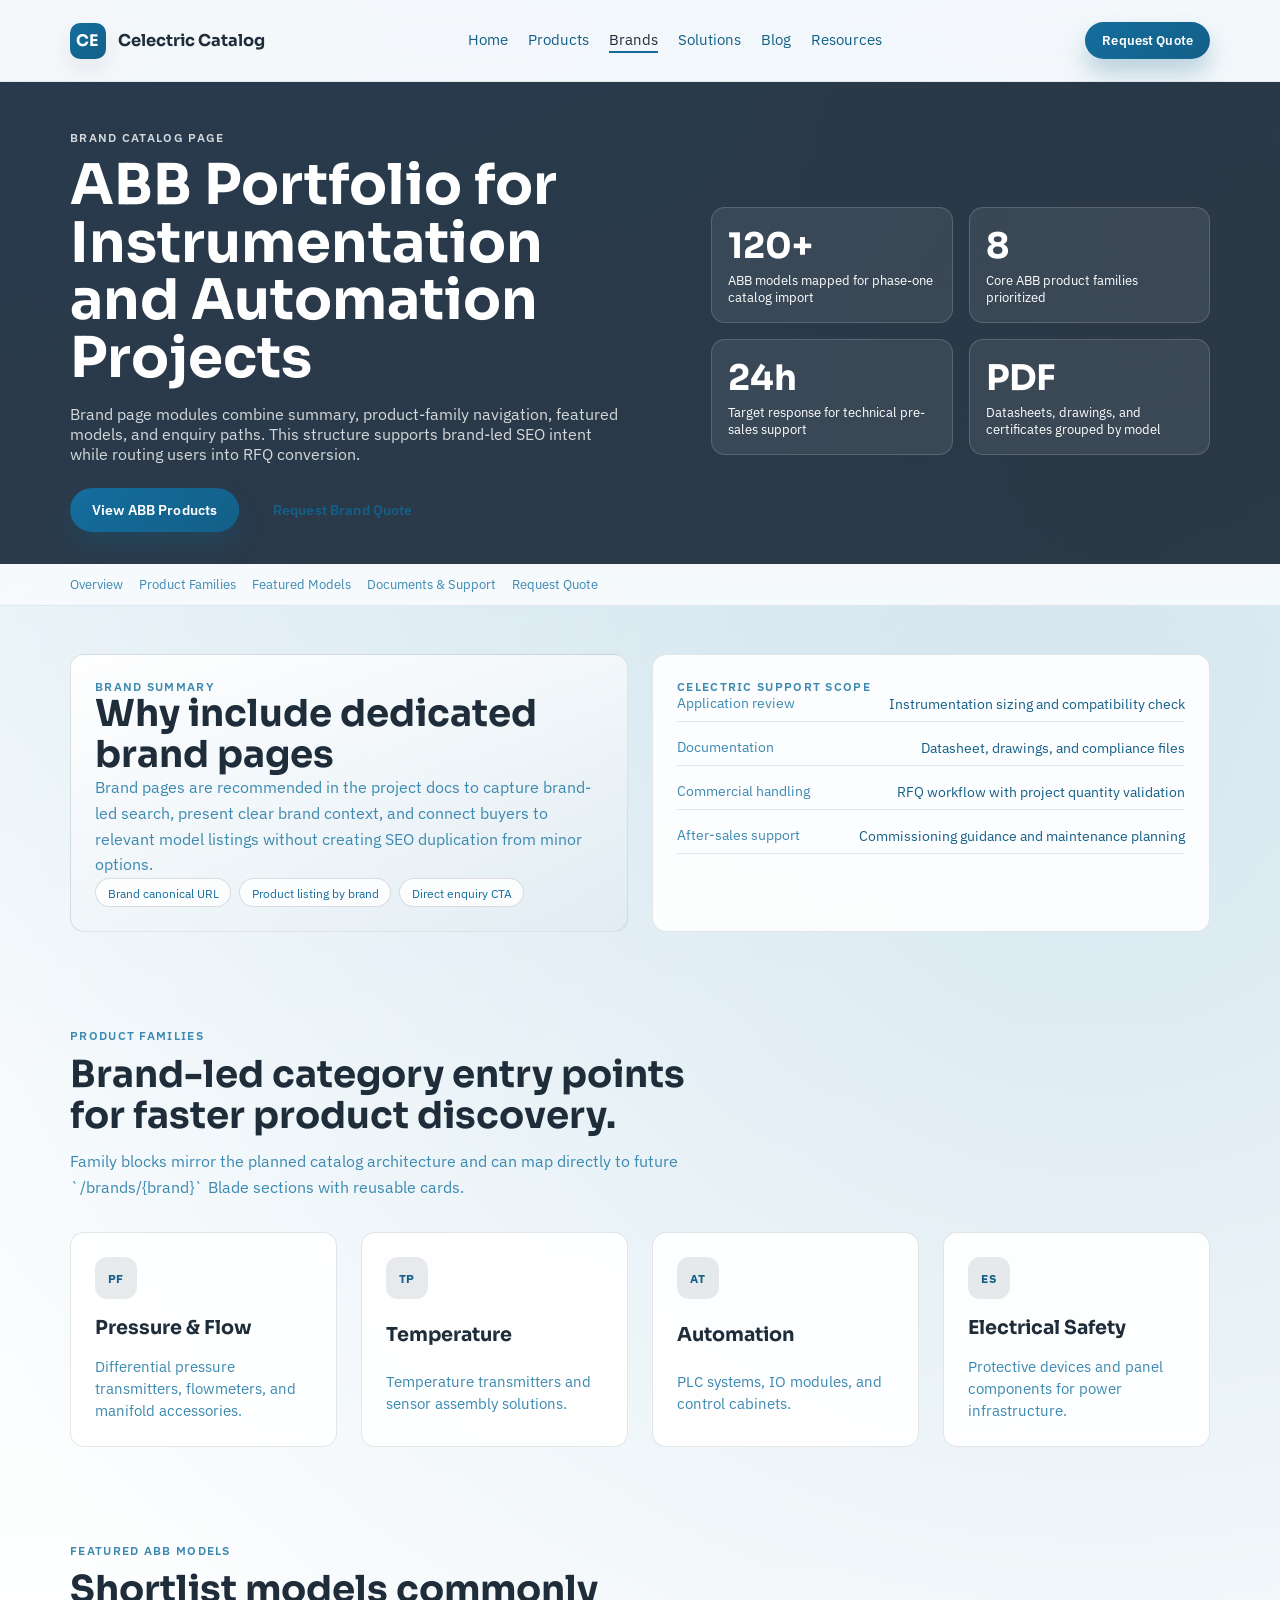
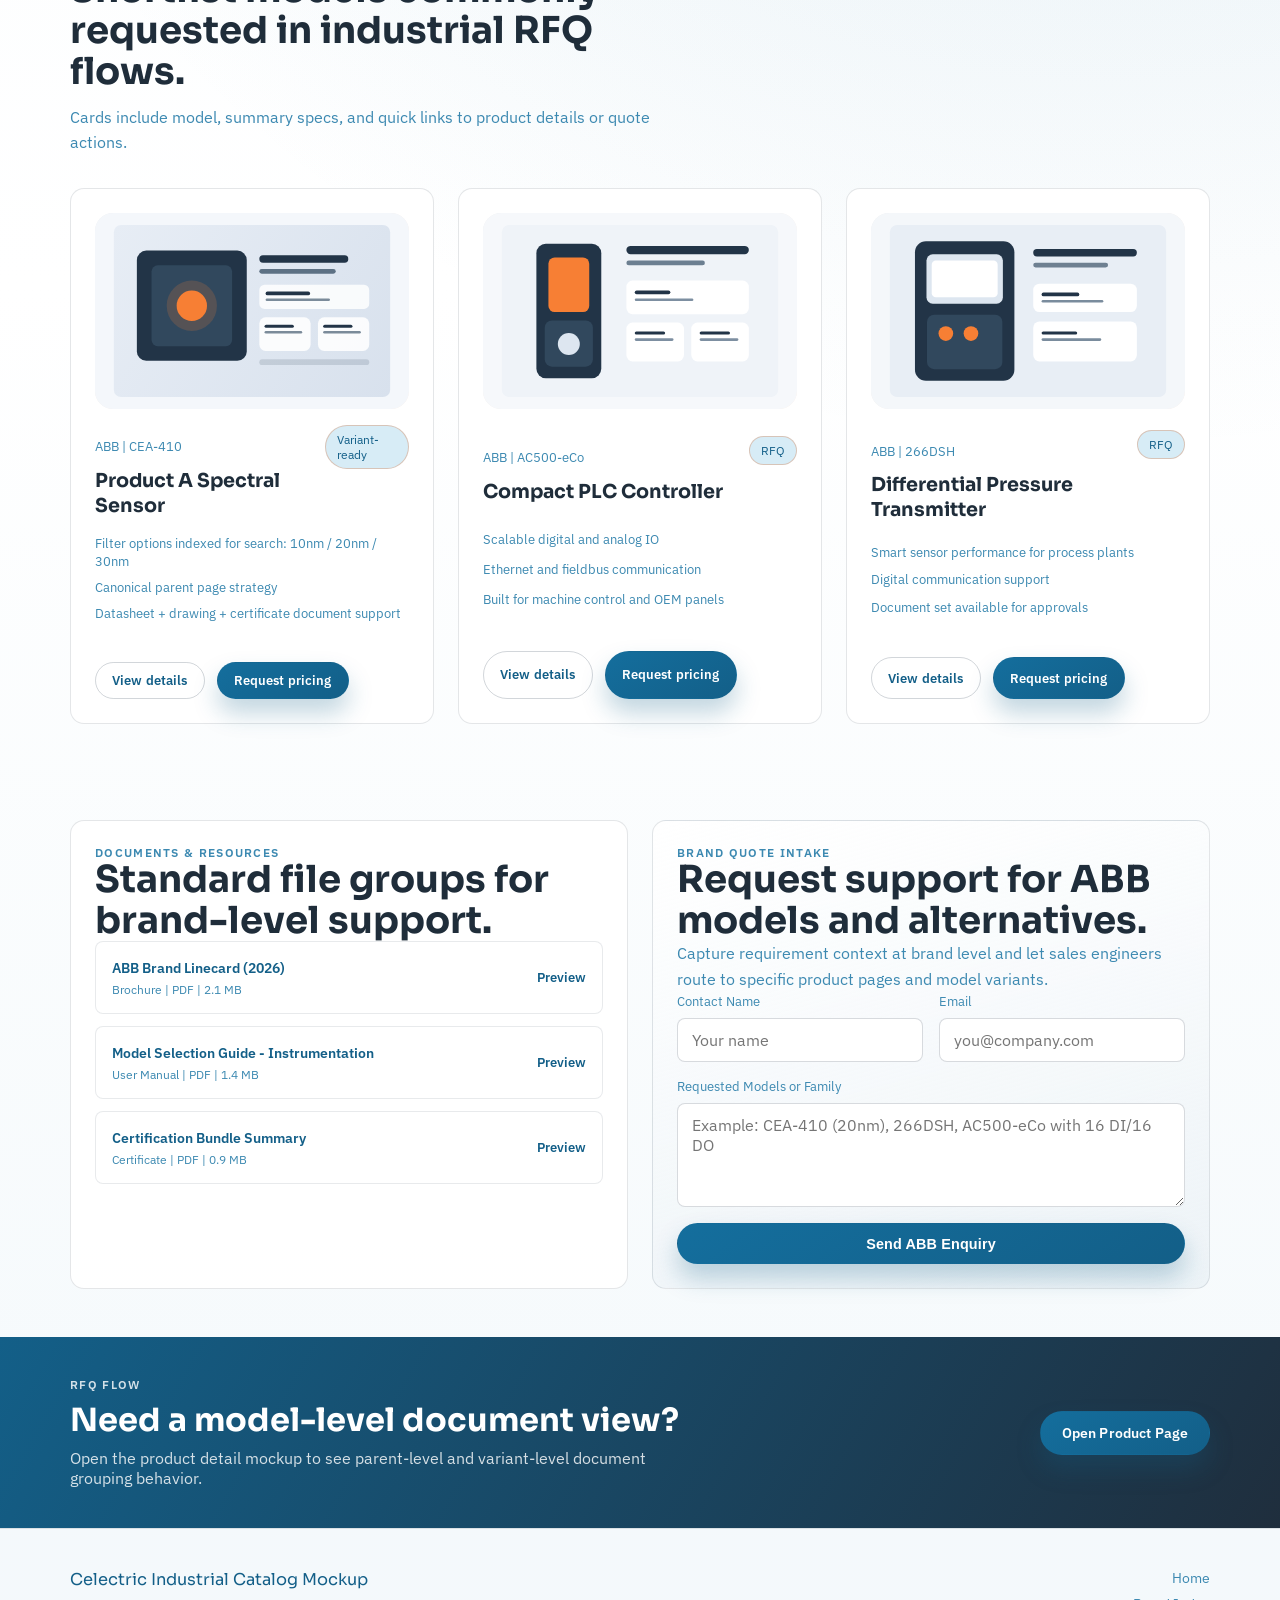
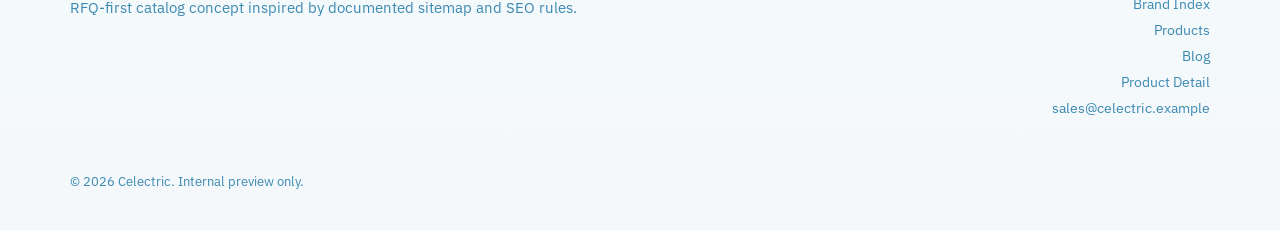
<file: mockup/brand-abb.html>
<!DOCTYPE html>
<html lang="en">
  <head>
    <meta charset="UTF-8" />
    <meta name="viewport" content="width=device-width, initial-scale=1.0" />
    <title>ABB Brand Page Mockup | Celectric</title>
    <meta name="description" content="Static ABB brand page mockup for Celectric industrial catalog redesign." />
    <link rel="preconnect" href="https://fonts.googleapis.com" />
    <link rel="preconnect" href="https://fonts.gstatic.com" crossorigin />
    <link
      href="https://fonts.googleapis.com/css2?family=IBM+Plex+Sans:wght@400;500;600;700&family=Sora:wght@500;600;700&display=swap"
      rel="stylesheet"
    />
    <link rel="stylesheet" href="assets/css/design-system.css?v=6da8776" />
    <link rel="stylesheet" href="assets/css/site.css?v=6da8776" />
  </head>
  <body data-page="brand">
    <div data-component="site-header"></div>

    <main>
      <section class="c-brand-hero">
        <div class="o-container c-brand-hero__inner">
          <div data-reveal>
            <p class="c-overline">Brand Catalog Page</p>
            <h1>ABB Portfolio for Instrumentation and Automation Projects</h1>
            <p>
              Brand page modules combine summary, product-family navigation, featured models, and enquiry paths.
              This structure supports brand-led SEO intent while routing users into RFQ conversion.
            </p>
            <div class="c-home-hero__actions">
              <a class="c-btn c-btn--solid" href="#brand-products">View ABB Products</a>
              <a class="c-btn c-btn--ghost" href="index.html#rfq">Request Brand Quote</a>
            </div>
          </div>

          <div class="c-brand-kpis" data-reveal>
            <article class="c-kpi">
              <strong>120+</strong>
              <span>ABB models mapped for phase-one catalog import</span>
            </article>
            <article class="c-kpi">
              <strong>8</strong>
              <span>Core ABB product families prioritized</span>
            </article>
            <article class="c-kpi">
              <strong>24h</strong>
              <span>Target response for technical pre-sales support</span>
            </article>
            <article class="c-kpi">
              <strong>PDF</strong>
              <span>Datasheets, drawings, and certificates grouped by model</span>
            </article>
          </div>
        </div>
      </section>

      <nav class="c-brand-subnav" aria-label="ABB sections">
        <div class="o-container c-brand-subnav__inner">
          <a href="#brand-overview">Overview</a>
          <a href="#brand-families">Product Families</a>
          <a href="#brand-products">Featured Models</a>
          <a href="#brand-docs">Documents &amp; Support</a>
          <a href="#brand-rfq">Request Quote</a>
        </div>
      </nav>

      <section class="c-section c-section--tight" id="brand-overview">
        <div class="o-container c-grid c-grid--2">
          <article class="c-card c-card--soft" data-reveal>
            <p class="c-overline">Brand Summary</p>
            <h2 class="c-section__title">Why include dedicated brand pages</h2>
            <p class="c-section__copy">
              Brand pages are recommended in the project docs to capture brand-led search, present clear brand context,
              and connect buyers to relevant model listings without creating SEO duplication from minor options.
            </p>
            <div class="c-chip-row">
              <span class="c-chip">Brand canonical URL</span>
              <span class="c-chip">Product listing by brand</span>
              <span class="c-chip">Direct enquiry CTA</span>
            </div>
          </article>

          <article class="c-card" data-reveal>
            <p class="c-overline">Celectric Support Scope</p>
            <dl class="c-data-list">
              <div>
                <dt>Application review</dt>
                <dd>Instrumentation sizing and compatibility check</dd>
              </div>
              <div>
                <dt>Documentation</dt>
                <dd>Datasheet, drawings, and compliance files</dd>
              </div>
              <div>
                <dt>Commercial handling</dt>
                <dd>RFQ workflow with project quantity validation</dd>
              </div>
              <div>
                <dt>After-sales support</dt>
                <dd>Commissioning guidance and maintenance planning</dd>
              </div>
            </dl>
          </article>
        </div>
      </section>

      <section class="c-section c-section--tight" id="brand-families">
        <div class="o-container">
          <header class="c-section__head" data-reveal>
            <p class="c-overline">Product Families</p>
            <h2 class="c-section__title">Brand-led category entry points for faster product discovery.</h2>
            <p class="c-section__copy">
              Family blocks mirror the planned catalog architecture and can map directly to future `/brands/{brand}`
              Blade sections with reusable cards.
            </p>
          </header>

          <div class="c-grid c-grid--4">
            <article class="c-card c-category-card" data-reveal>
              <span class="c-category-card__icon" aria-hidden="true">PF</span>
              <h3 class="c-card__title">Pressure &amp; Flow</h3>
              <p class="c-card__subtitle">Differential pressure transmitters, flowmeters, and manifold accessories.</p>
            </article>
            <article class="c-card c-category-card" data-reveal>
              <span class="c-category-card__icon" aria-hidden="true">TP</span>
              <h3 class="c-card__title">Temperature</h3>
              <p class="c-card__subtitle">Temperature transmitters and sensor assembly solutions.</p>
            </article>
            <article class="c-card c-category-card" data-reveal>
              <span class="c-category-card__icon" aria-hidden="true">AT</span>
              <h3 class="c-card__title">Automation</h3>
              <p class="c-card__subtitle">PLC systems, IO modules, and control cabinets.</p>
            </article>
            <article class="c-card c-category-card" data-reveal>
              <span class="c-category-card__icon" aria-hidden="true">ES</span>
              <h3 class="c-card__title">Electrical Safety</h3>
              <p class="c-card__subtitle">Protective devices and panel components for power infrastructure.</p>
            </article>
          </div>
        </div>
      </section>

      <section class="c-section c-section--tight" id="brand-products">
        <div class="o-container">
          <header class="c-section__head" data-reveal>
            <p class="c-overline">Featured ABB Models</p>
            <h2 class="c-section__title">Shortlist models commonly requested in industrial RFQ flows.</h2>
            <p class="c-section__copy">
              Cards include model, summary specs, and quick links to product details or quote actions.
            </p>
          </header>

          <div class="c-grid c-grid--3">
            <article class="c-card c-product-card" data-reveal>
              <div class="c-product-card__media">
                <img
                  src="assets/images/sensor-product.svg"
                  alt="ABB industrial spectral sensor and enclosure assembly"
                />
              </div>
              <div class="c-product-card__header">
                <div>
                  <p class="c-product-card__code">ABB | CEA-410</p>
                  <h3 class="c-card__title">Product A Spectral Sensor</h3>
                </div>
                <span class="c-pill-note">Variant-ready</span>
              </div>
              <ul class="c-product-card__specs">
                <li>Filter options indexed for search: 10nm / 20nm / 30nm</li>
                <li>Canonical parent page strategy</li>
                <li>Datasheet + drawing + certificate document support</li>
              </ul>
              <div class="c-home-hero__actions">
                <a class="c-btn c-btn--ghost c-btn--sm" href="product-cea-410.html">View details</a>
                <a class="c-btn c-btn--solid c-btn--sm" href="#brand-rfq">Request pricing</a>
              </div>
            </article>

            <article class="c-card c-product-card" data-reveal>
              <div class="c-product-card__media">
                <img
                  src="assets/images/transmitter-product.svg"
                  alt="Industrial PLC controller installed in an automation cabinet"
                />
              </div>
              <div class="c-product-card__header">
                <div>
                  <p class="c-product-card__code">ABB | AC500-eCo</p>
                  <h3 class="c-card__title">Compact PLC Controller</h3>
                </div>
                <span class="c-pill-note">RFQ</span>
              </div>
              <ul class="c-product-card__specs">
                <li>Scalable digital and analog IO</li>
                <li>Ethernet and fieldbus communication</li>
                <li>Built for machine control and OEM panels</li>
              </ul>
              <div class="c-home-hero__actions">
                <a class="c-btn c-btn--ghost c-btn--sm" href="product-cea-410.html">View details</a>
                <a class="c-btn c-btn--solid c-btn--sm" href="#brand-rfq">Request pricing</a>
              </div>
            </article>

            <article class="c-card c-product-card" data-reveal>
              <div class="c-product-card__media">
                <img
                  src="assets/images/calibrator-product.svg"
                  alt="Pressure transmitter and process instrumentation hardware"
                />
              </div>
              <div class="c-product-card__header">
                <div>
                  <p class="c-product-card__code">ABB | 266DSH</p>
                  <h3 class="c-card__title">Differential Pressure Transmitter</h3>
                </div>
                <span class="c-pill-note">RFQ</span>
              </div>
              <ul class="c-product-card__specs">
                <li>Smart sensor performance for process plants</li>
                <li>Digital communication support</li>
                <li>Document set available for approvals</li>
              </ul>
              <div class="c-home-hero__actions">
                <a class="c-btn c-btn--ghost c-btn--sm" href="product-cea-410.html">View details</a>
                <a class="c-btn c-btn--solid c-btn--sm" href="#brand-rfq">Request pricing</a>
              </div>
            </article>
          </div>
        </div>
      </section>

      <section class="c-section c-section--tight" id="brand-docs">
        <div class="o-container c-grid c-grid--2">
          <article class="c-card" data-reveal>
            <p class="c-overline">Documents &amp; Resources</p>
            <h2 class="c-section__title">Standard file groups for brand-level support.</h2>
            <ul class="c-list-clean c-docs__items">
              <li class="c-docs__item">
                <div>
                  <p class="c-docs__title">ABB Brand Linecard (2026)</p>
                  <p class="c-docs__meta">Brochure | PDF | 2.1 MB</p>
                </div>
                <a href="#">Preview</a>
              </li>
              <li class="c-docs__item">
                <div>
                  <p class="c-docs__title">Model Selection Guide - Instrumentation</p>
                  <p class="c-docs__meta">User Manual | PDF | 1.4 MB</p>
                </div>
                <a href="#">Preview</a>
              </li>
              <li class="c-docs__item">
                <div>
                  <p class="c-docs__title">Certification Bundle Summary</p>
                  <p class="c-docs__meta">Certificate | PDF | 0.9 MB</p>
                </div>
                <a href="#">Preview</a>
              </li>
            </ul>
          </article>

          <article class="c-card c-card--soft" id="brand-rfq" data-reveal>
            <p class="c-overline">Brand Quote Intake</p>
            <h2 class="c-section__title">Request support for ABB models and alternatives.</h2>
            <p class="c-section__copy">
              Capture requirement context at brand level and let sales engineers route to specific product pages and
              model variants.
            </p>
            <form class="c-form-grid" action="#" method="post">
              <div class="c-form-row">
                <label for="brand-name">Contact Name</label>
                <input class="c-input" id="brand-name" type="text" placeholder="Your name" />
              </div>
              <div class="c-form-row">
                <label for="brand-email">Email</label>
                <input class="c-input" id="brand-email" type="email" placeholder="you@company.com" />
              </div>
              <div class="c-form-row c-form-row--full">
                <label for="brand-models">Requested Models or Family</label>
                <textarea
                  class="c-textarea"
                  id="brand-models"
                  rows="4"
                  placeholder="Example: CEA-410 (20nm), 266DSH, AC500-eCo with 16 DI/16 DO"
                ></textarea>
              </div>
              <div class="c-form-row c-form-row--full">
                <button class="c-btn c-btn--solid" type="submit">Send ABB Enquiry</button>
              </div>
            </form>
          </article>
        </div>
      </section>

      <div
        data-component="cta-strip"
        data-title="Need a model-level document view?"
        data-copy="Open the product detail mockup to see parent-level and variant-level document grouping behavior."
        data-cta="Open Product Page"
        data-href="product-cea-410.html"
      ></div>
    </main>

    <div data-component="site-footer"></div>

    <script src="assets/data/catalog.js?v=6da8776"></script>
    <script src="assets/js/components.js?v=6da8776"></script>
    <script src="assets/js/main.js?v=6da8776"></script>
  </body>
</html>
</file>
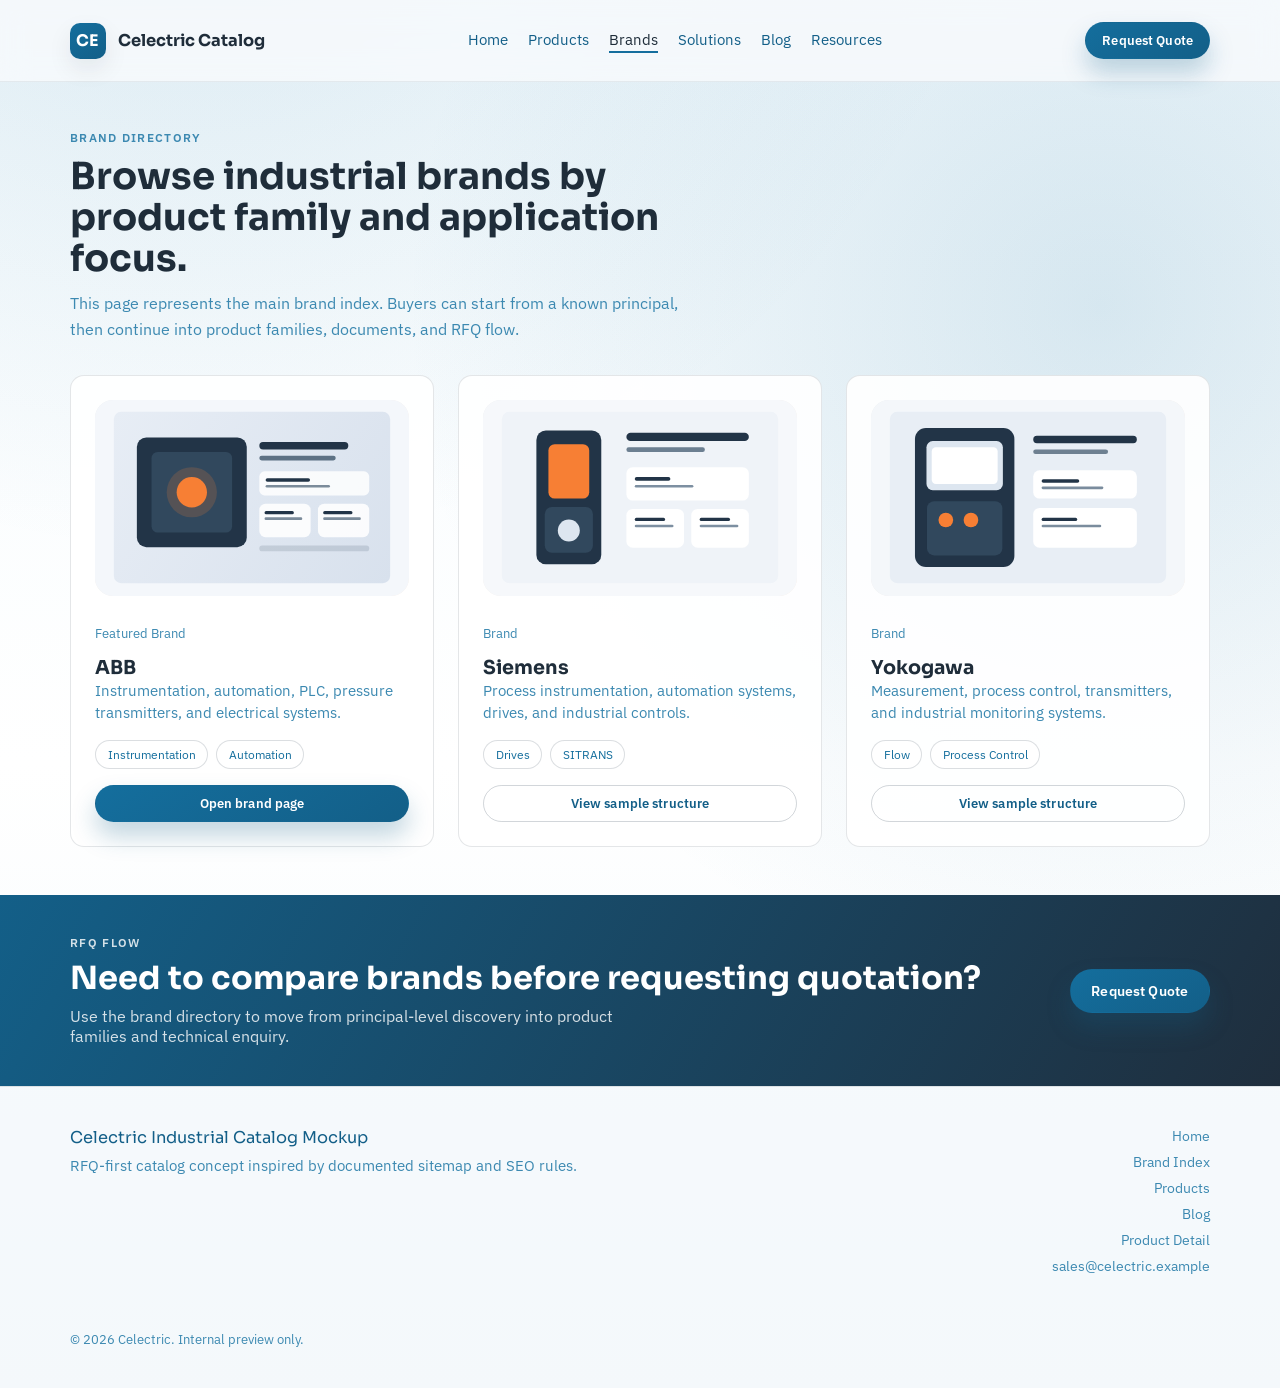
<file: mockup/brands.html>
<!DOCTYPE html>
<html lang="en">
  <head>
    <meta charset="UTF-8" />
    <meta name="viewport" content="width=device-width, initial-scale=1.0" />
    <title>Brands | Celectric</title>
    <meta name="description" content="Browse industrial brands available in the Celectric catalog mockup." />
    <link rel="preconnect" href="https://fonts.googleapis.com" />
    <link rel="preconnect" href="https://fonts.gstatic.com" crossorigin />
    <link
      href="https://fonts.googleapis.com/css2?family=IBM+Plex+Sans:wght@400;500;600;700&family=Sora:wght@500;600;700&display=swap"
      rel="stylesheet"
    />
    <link rel="stylesheet" href="assets/css/design-system.css?v=720a939" />
    <link rel="stylesheet" href="assets/css/site.css?v=720a939" />
  </head>
  <body data-page="brands">
    <div data-component="site-header"></div>

    <main>
      <section class="c-section c-section--tight">
        <div class="o-container">
          <header class="c-section__head" data-reveal>
            <p class="c-overline">Brand Directory</p>
            <h1 class="c-section__title">Browse industrial brands by product family and application focus.</h1>
            <p class="c-section__copy">
              This page represents the main brand index. Buyers can start from a known principal, then continue into
              product families, documents, and RFQ flow.
            </p>
          </header>

          <div class="c-grid c-grid--3">
            <article class="c-card c-product-card" data-reveal>
              <div class="c-product-card__media"><img src="assets/images/sensor-product.svg" alt="ABB brand mock visual" /></div>
              <div>
                <p class="c-product-card__code">Featured Brand</p>
                <h3 class="c-card__title">ABB</h3>
                <p class="c-card__subtitle">Instrumentation, automation, PLC, pressure transmitters, and electrical systems.</p>
              </div>
              <div class="c-chip-row">
                <span class="c-chip">Instrumentation</span>
                <span class="c-chip">Automation</span>
              </div>
              <a class="c-btn c-btn--solid c-btn--sm" href="brand-abb.html">Open brand page</a>
            </article>

            <article class="c-card c-product-card" data-reveal>
              <div class="c-product-card__media"><img src="assets/images/transmitter-product.svg" alt="Siemens brand mock visual" /></div>
              <div>
                <p class="c-product-card__code">Brand</p>
                <h3 class="c-card__title">Siemens</h3>
                <p class="c-card__subtitle">Process instrumentation, automation systems, drives, and industrial controls.</p>
              </div>
              <div class="c-chip-row">
                <span class="c-chip">Drives</span>
                <span class="c-chip">SITRANS</span>
              </div>
              <a class="c-btn c-btn--ghost c-btn--sm" href="brand-abb.html">View sample structure</a>
            </article>

            <article class="c-card c-product-card" data-reveal>
              <div class="c-product-card__media"><img src="assets/images/calibrator-product.svg" alt="Yokogawa brand mock visual" /></div>
              <div>
                <p class="c-product-card__code">Brand</p>
                <h3 class="c-card__title">Yokogawa</h3>
                <p class="c-card__subtitle">Measurement, process control, transmitters, and industrial monitoring systems.</p>
              </div>
              <div class="c-chip-row">
                <span class="c-chip">Flow</span>
                <span class="c-chip">Process Control</span>
              </div>
              <a class="c-btn c-btn--ghost c-btn--sm" href="brand-abb.html">View sample structure</a>
            </article>
          </div>
        </div>
      </section>

      <div
        data-component="cta-strip"
        data-title="Need to compare brands before requesting quotation?"
        data-copy="Use the brand directory to move from principal-level discovery into product families and technical enquiry."
        data-cta="Request Quote"
        data-href="index.html#rfq"
      ></div>
    </main>

    <div data-component="site-footer"></div>

    <script src="assets/data/catalog.js?v=720a939"></script>
    <script src="assets/js/components.js?v=720a939"></script>
    <script src="assets/js/main.js?v=720a939"></script>
  </body>
</html>
</file>
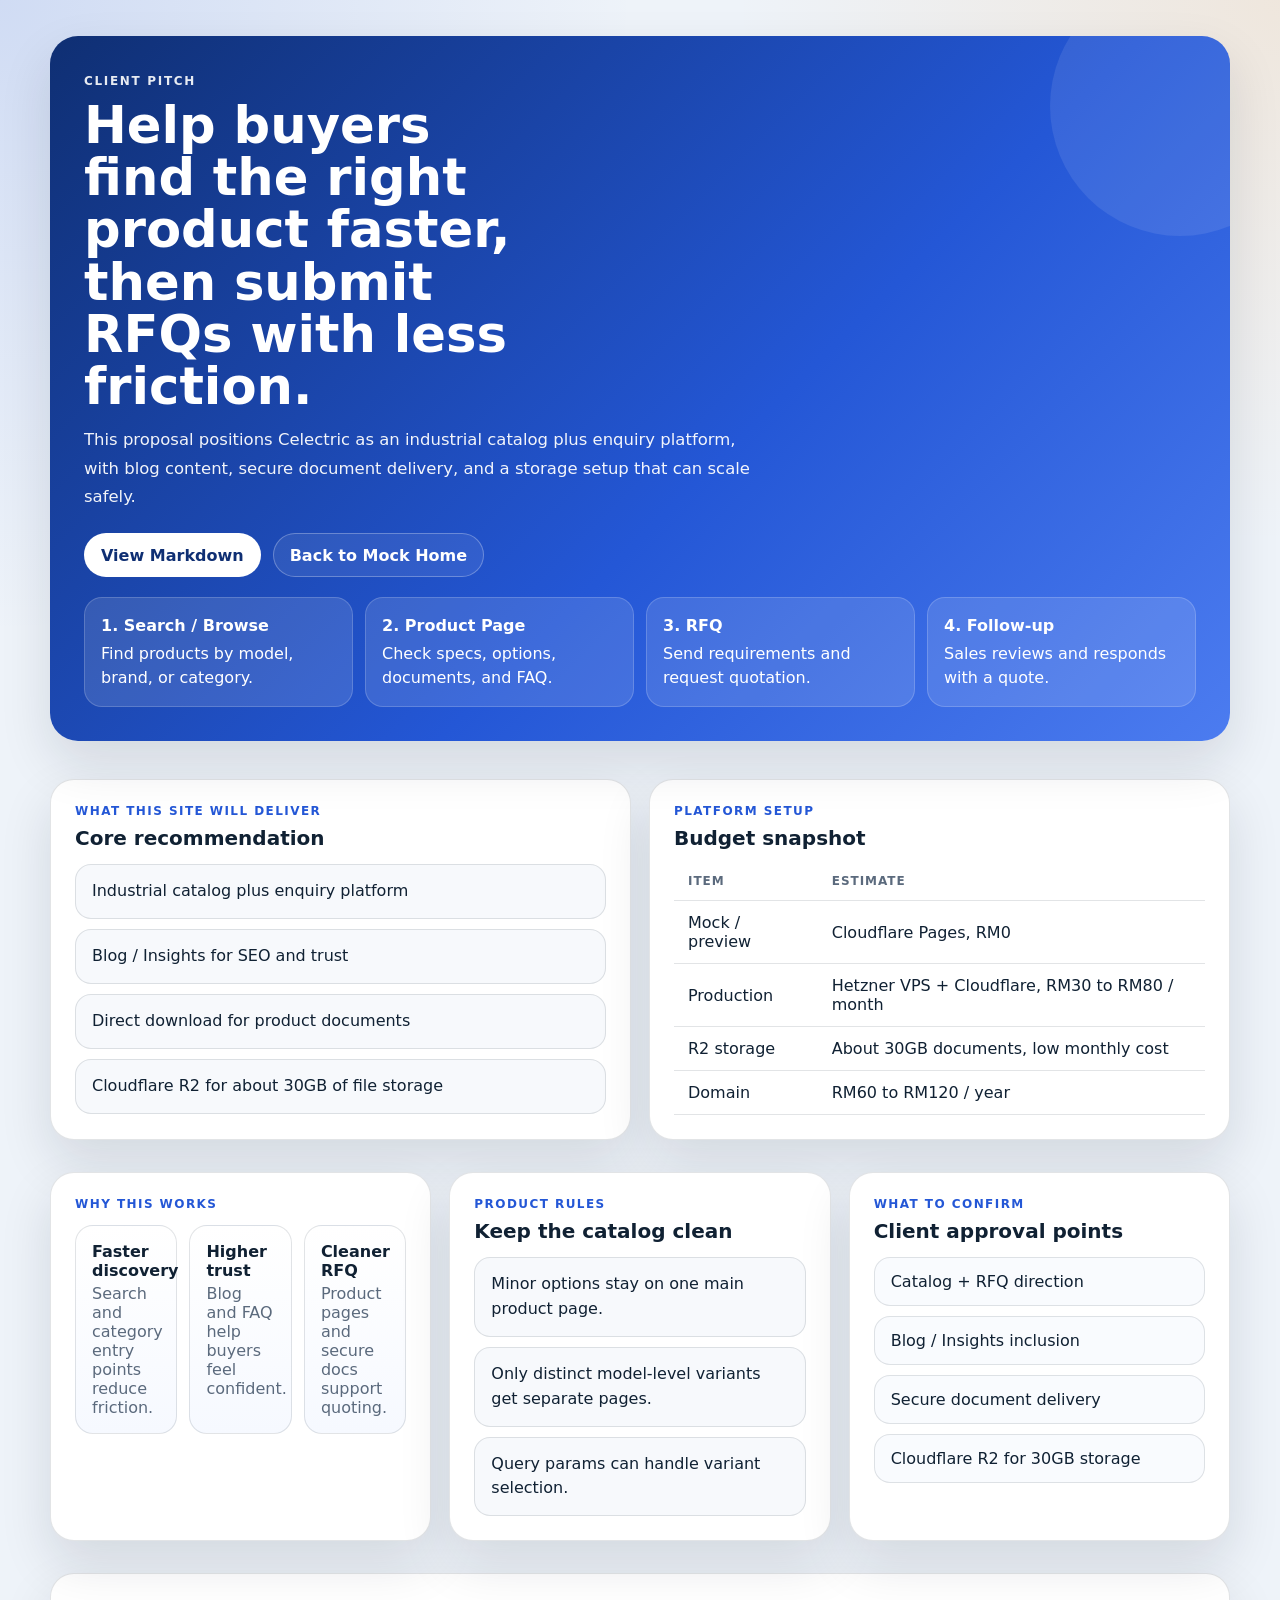
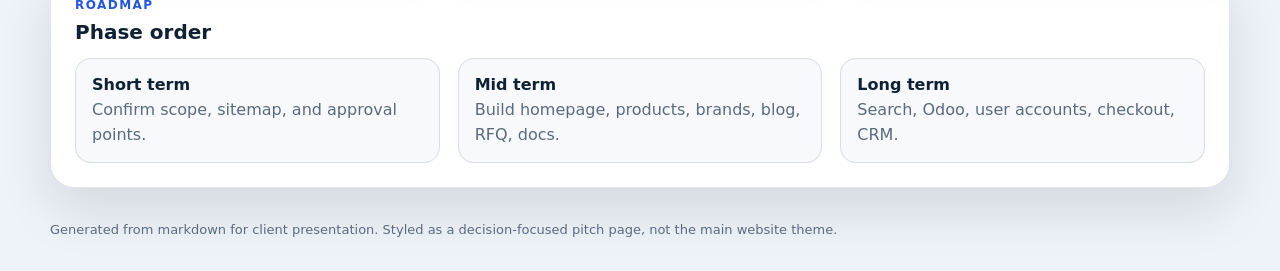
<file: mockup/presentation.html>
<!DOCTYPE html>
<html lang="en">
  <head>
    <meta charset="UTF-8" />
    <meta name="viewport" content="width=device-width, initial-scale=1.0" />
    <title>Celectric Client Presentation</title>
    <meta name="description" content="Static presentation page generated from client review markdown." />
    <style>
      :root {
        --bg: #eef3f9;
        --panel: #ffffff;
        --panel-soft: #f7f9fc;
        --ink: #102133;
        --muted: #5b6a7d;
        --blue: #2457d6;
        --blue-2: #0f2f73;
        --orange: #f49b33;
        --line: rgba(16, 33, 51, 0.12);
        --shadow: 0 22px 52px rgba(15, 25, 42, 0.12);
      }
      * { box-sizing: border-box; }
      html, body { margin: 0; padding: 0; }
      body {
        font-family: Inter, ui-sans-serif, system-ui, -apple-system, BlinkMacSystemFont, "Segoe UI", sans-serif;
        background:
          radial-gradient(circle at top left, rgba(36, 87, 214, 0.15), transparent 28%),
          radial-gradient(circle at top right, rgba(244, 155, 51, 0.14), transparent 24%),
          var(--bg);
        color: var(--ink);
      }
      a { color: inherit; text-decoration: none; }
      .wrap { width: min(1180px, calc(100vw - 40px)); margin: 0 auto; }
      .hero { padding: 36px 0 22px; }
      .hero-card {
        background: linear-gradient(135deg, #0f2f73, #2457d6 58%, #4c7cf0);
        color: #fff;
        border-radius: 28px;
        padding: 34px;
        box-shadow: var(--shadow);
        position: relative;
        overflow: hidden;
      }
      .hero-card::after {
        content: "";
        position: absolute;
        right: -80px;
        top: -60px;
        width: 260px;
        height: 260px;
        border-radius: 50%;
        background: rgba(255,255,255,0.09);
      }
      .eyebrow {
        display: inline-block;
        letter-spacing: .14em;
        text-transform: uppercase;
        font-size: 12px;
        font-weight: 800;
        opacity: .9;
      }
      h1, h2, h3, p { margin: 0; }
      h1 { font-size: clamp(2rem, 4vw, 3.5rem); line-height: 1.02; max-width: 13ch; margin-top: 10px; }
      .hero-copy { max-width: 64ch; margin-top: 14px; font-size: 1.03rem; line-height: 1.72; opacity: .94; }
      .actions { display: flex; flex-wrap: wrap; gap: 12px; margin-top: 22px; }
      .btn {
        display: inline-flex; align-items: center; justify-content: center; min-height: 44px;
        padding: 0 16px; border-radius: 999px; font-weight: 800; border: 1px solid transparent;
      }
      .btn.primary { background: #fff; color: var(--blue-2); }
      .btn.ghost { border-color: rgba(255,255,255,.28); background: rgba(255,255,255,.08); color: #fff; }
      .hero-funnel {
        display: grid; grid-template-columns: repeat(4, minmax(0, 1fr)); gap: 12px; margin-top: 20px;
      }
      .funnel-step {
        background: rgba(255,255,255,.12);
        border: 1px solid rgba(255,255,255,.18);
        border-radius: 18px;
        padding: 16px;
        line-height: 1.5;
      }
      .funnel-step strong { display: block; margin-bottom: 4px; }
      .section { padding: 16px 0; }
      .grid-2 { display: grid; grid-template-columns: repeat(2, minmax(0, 1fr)); gap: 18px; }
      .grid-3 { display: grid; grid-template-columns: repeat(3, minmax(0, 1fr)); gap: 18px; }
      .panel {
        background: var(--panel);
        border: 1px solid var(--line);
        border-radius: 24px;
        box-shadow: var(--shadow);
      }
      .pad { padding: 24px; }
      .kicker { font-size: 12px; letter-spacing: .12em; text-transform: uppercase; font-weight: 800; color: var(--blue); }
      .section-title { font-size: 1.25rem; margin-top: 8px; }
      .list { display: grid; gap: 10px; margin-top: 14px; }
      .list-item { padding: 14px 16px; border-radius: 16px; background: var(--panel-soft); border: 1px solid var(--line); line-height: 1.55; }
      .metric-grid { display: grid; grid-template-columns: repeat(3, minmax(0, 1fr)); gap: 12px; margin-top: 14px; }
      .metric {
        padding: 16px;
        border-radius: 18px;
        background: linear-gradient(180deg, #fff, #f6f9ff);
        border: 1px solid var(--line);
      }
      .metric strong { display: block; margin-bottom: 4px; }
      .muted { color: var(--muted); }
      .budget { width: 100%; border-collapse: collapse; margin-top: 12px; }
      .budget th, .budget td { padding: 12px 14px; border-bottom: 1px solid var(--line); text-align: left; }
      .budget th { text-transform: uppercase; letter-spacing: .08em; font-size: 12px; color: var(--muted); }
      .checklist { display: grid; gap: 10px; margin-top: 14px; }
      .check { padding: 14px 16px; border-radius: 16px; border: 1px solid var(--line); background: #f9fbfe; }
      .footer-note { padding: 18px 0 34px; color: var(--muted); font-size: 13px; }
      @media (max-width: 920px) {
        .hero-funnel, .grid-2, .grid-3, .metric-grid { grid-template-columns: 1fr; }
        .hero-card { padding: 24px; }
      }
    </style>
  </head>
  <body>
    <main class="wrap">
      <section class="hero">
        <div class="hero-card">
          <span class="eyebrow">Client Pitch</span>
          <h1>Help buyers find the right product faster, then submit RFQs with less friction.</h1>
          <p class="hero-copy">This proposal positions Celectric as an industrial catalog plus enquiry platform, with blog content, secure document delivery, and a storage setup that can scale safely.</p>
          <div class="actions">
            <a class="btn primary" href="../external/CLIENT_PRESENTATION.md">View Markdown</a>
            <a class="btn ghost" href="index.html">Back to Mock Home</a>
          </div>
          <div class="hero-funnel">
            <div class="funnel-step"><strong>1. Search / Browse</strong><span>Find products by model, brand, or category.</span></div>
            <div class="funnel-step"><strong>2. Product Page</strong><span>Check specs, options, documents, and FAQ.</span></div>
            <div class="funnel-step"><strong>3. RFQ</strong><span>Send requirements and request quotation.</span></div>
            <div class="funnel-step"><strong>4. Follow-up</strong><span>Sales reviews and responds with a quote.</span></div>
          </div>
        </div>
      </section>

      <section class="section grid-2">
        <article class="panel pad">
          <p class="kicker">What this site will deliver</p>
          <h2 class="section-title">Core recommendation</h2>
          <div class="list">
            <div class="list-item">Industrial catalog plus enquiry platform</div>
            <div class="list-item">Blog / Insights for SEO and trust</div>
            <div class="list-item">Direct download for product documents</div>
            <div class="list-item">Cloudflare R2 for about 30GB of file storage</div>
          </div>
        </article>

        <article class="panel pad">
          <p class="kicker">Platform setup</p>
          <h2 class="section-title">Budget snapshot</h2>
          <table class="budget">
            <thead>
              <tr><th>Item</th><th>Estimate</th></tr>
            </thead>
            <tbody>
              <tr><td>Mock / preview</td><td>Cloudflare Pages, RM0</td></tr>
              <tr><td>Production</td><td>Hetzner VPS + Cloudflare, RM30 to RM80 / month</td></tr>
              <tr><td>R2 storage</td><td>About 30GB documents, low monthly cost</td></tr>
              <tr><td>Domain</td><td>RM60 to RM120 / year</td></tr>
            </tbody>
          </table>
        </article>
      </section>

      <section class="section grid-3">
        <article class="panel pad">
          <p class="kicker">Why this works</p>
          <div class="metric-grid">
            <div class="metric"><strong>Faster discovery</strong><span class="muted">Search and category entry points reduce friction.</span></div>
            <div class="metric"><strong>Higher trust</strong><span class="muted">Blog and FAQ help buyers feel confident.</span></div>
            <div class="metric"><strong>Cleaner RFQ</strong><span class="muted">Product pages and secure docs support quoting.</span></div>
          </div>
        </article>

        <article class="panel pad">
          <p class="kicker">Product rules</p>
          <h2 class="section-title">Keep the catalog clean</h2>
          <div class="list">
            <div class="list-item">Minor options stay on one main product page.</div>
            <div class="list-item">Only distinct model-level variants get separate pages.</div>
            <div class="list-item">Query params can handle variant selection.</div>
          </div>
        </article>

        <article class="panel pad">
          <p class="kicker">What to confirm</p>
          <h2 class="section-title">Client approval points</h2>
          <div class="checklist">
            <div class="check">Catalog + RFQ direction</div>
            <div class="check">Blog / Insights inclusion</div>
            <div class="check">Secure document delivery</div>
            <div class="check">Cloudflare R2 for 30GB storage</div>
          </div>
        </article>
      </section>

      <section class="section">
        <div class="panel pad">
          <p class="kicker">Roadmap</p>
          <h2 class="section-title">Phase order</h2>
          <div class="grid-3" style="margin-top:14px;">
            <div class="list-item"><strong>Short term</strong><br><span class="muted">Confirm scope, sitemap, and approval points.</span></div>
            <div class="list-item"><strong>Mid term</strong><br><span class="muted">Build homepage, products, brands, blog, RFQ, docs.</span></div>
            <div class="list-item"><strong>Long term</strong><br><span class="muted">Search, Odoo, user accounts, checkout, CRM.</span></div>
          </div>
        </div>
      </section>

      <p class="footer-note">Generated from markdown for client presentation. Styled as a decision-focused pitch page, not the main website theme.</p>
    </main>
  </body>
</html>
</file>
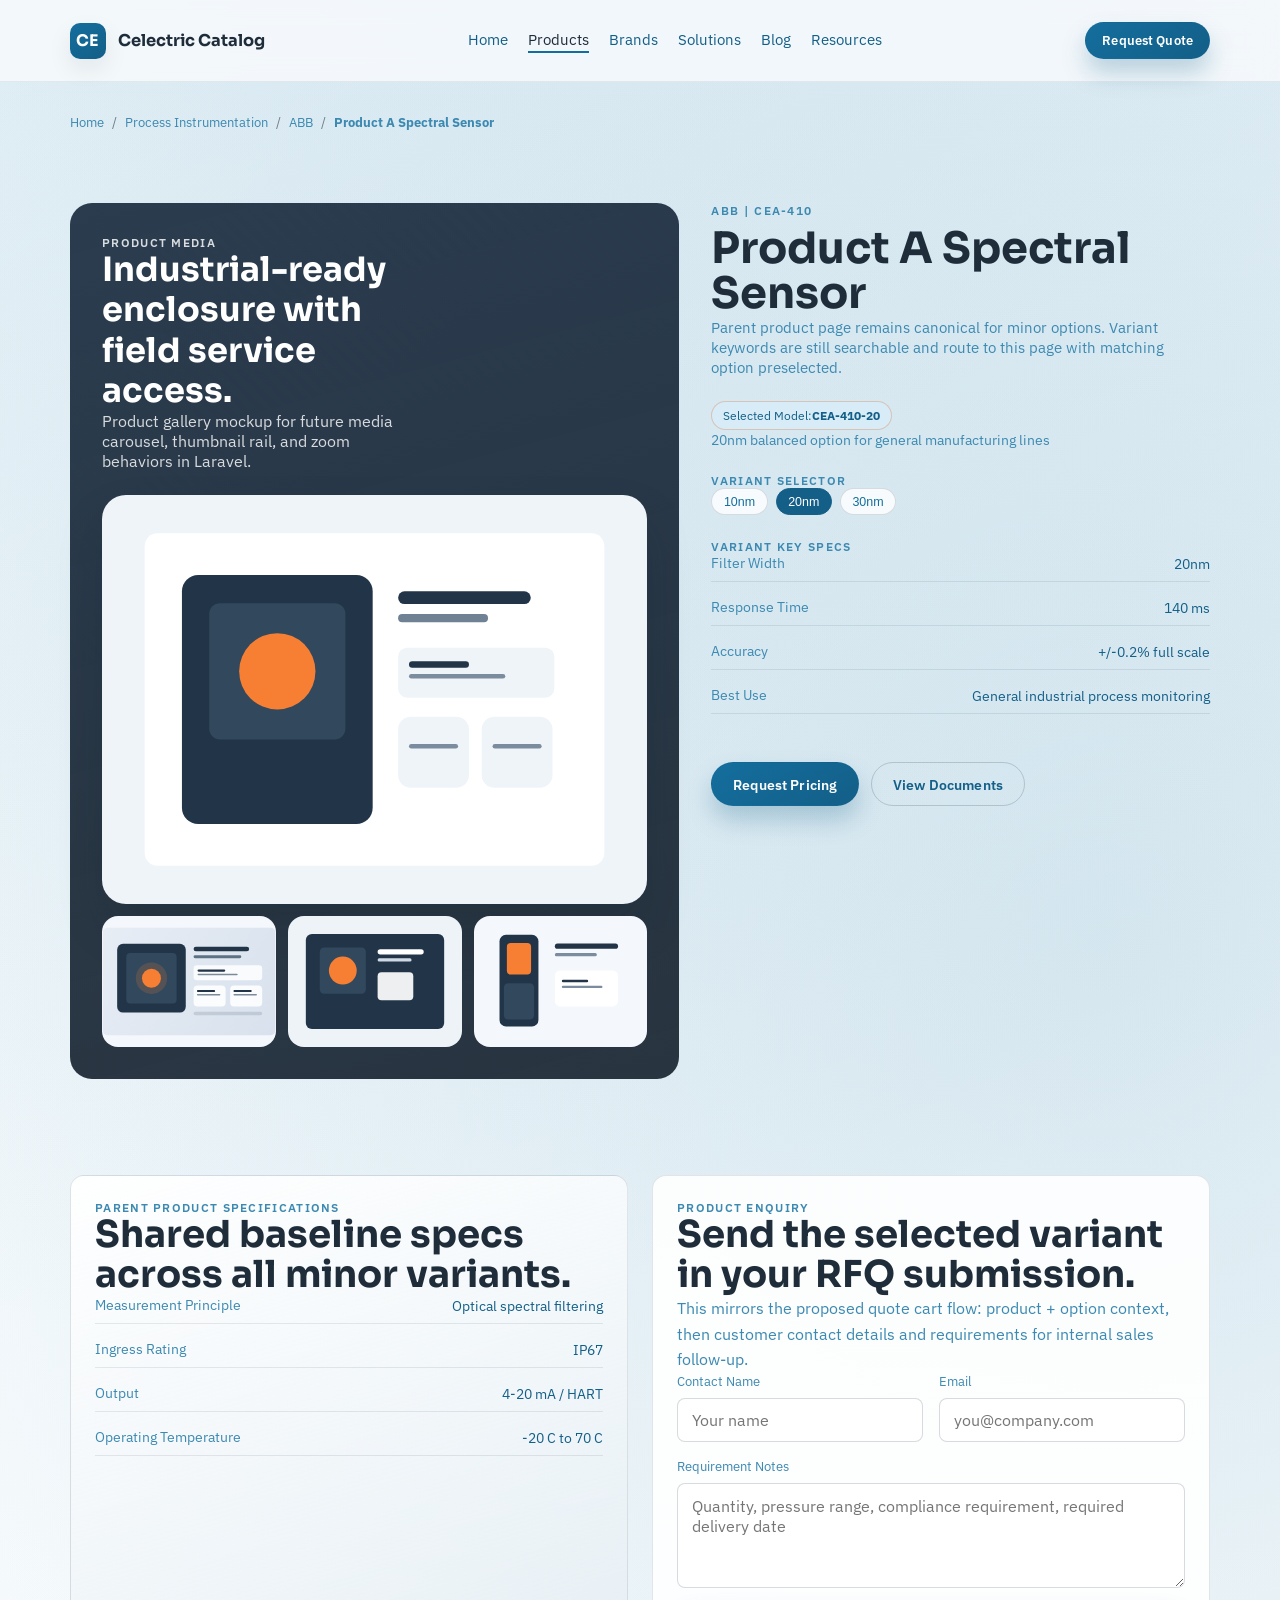
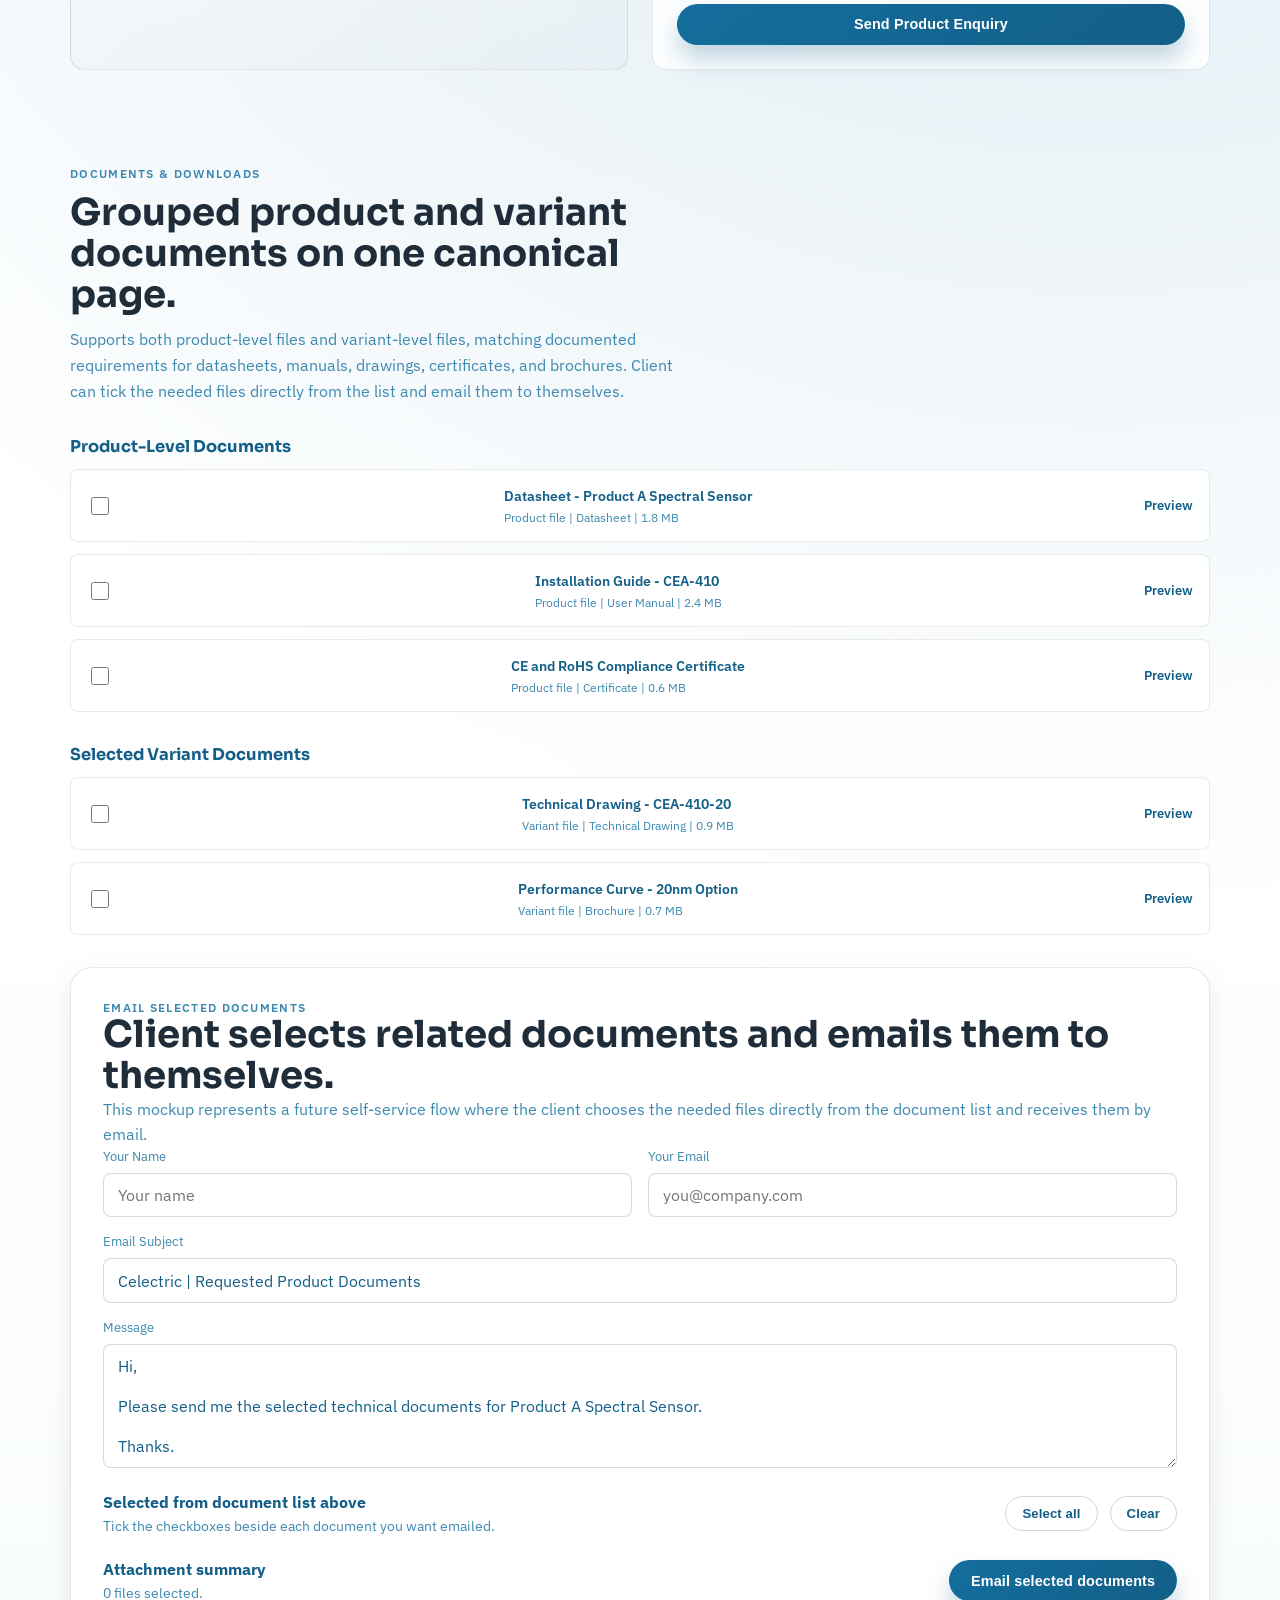
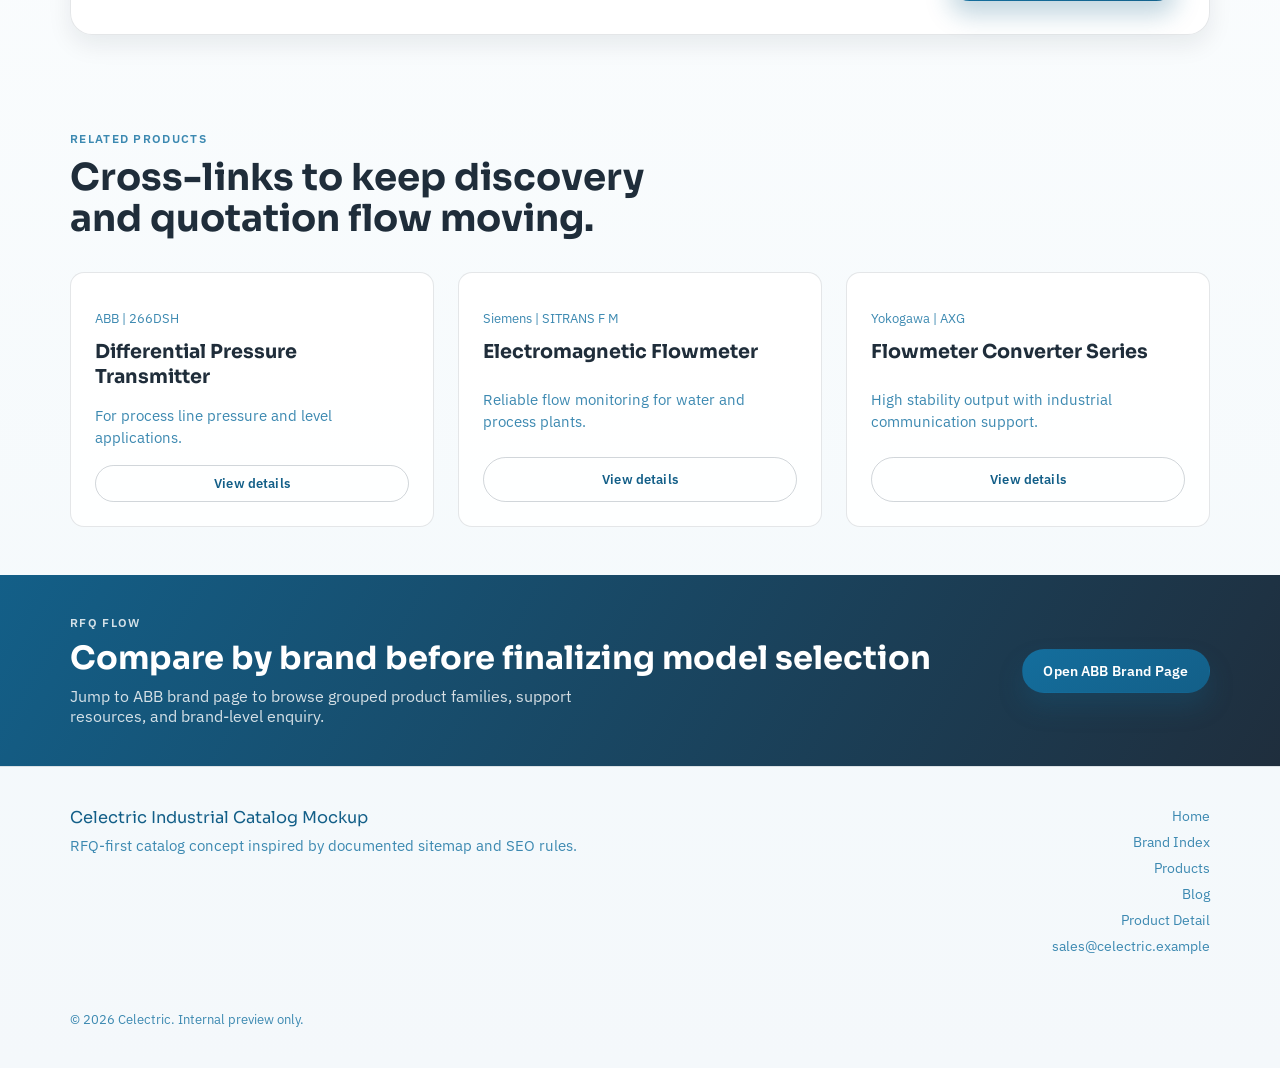
<file: mockup/product-cea-410.html>
<!DOCTYPE html>
<html lang="en">
  <head>
    <meta charset="UTF-8" />
    <meta name="viewport" content="width=device-width, initial-scale=1.0" />
    <title>Product A Spectral Sensor | Celectric</title>
    <meta
      name="description"
      content="Static product detail mockup with variant selector and product/variant document groups."
    />
    <link rel="preconnect" href="https://fonts.googleapis.com" />
    <link rel="preconnect" href="https://fonts.gstatic.com" crossorigin />
    <link
      href="https://fonts.googleapis.com/css2?family=IBM+Plex+Sans:wght@400;500;600;700&family=Sora:wght@500;600;700&display=swap"
      rel="stylesheet"
    />
    <link rel="stylesheet" href="assets/css/design-system.css?v=6da8776" />
    <link rel="stylesheet" href="assets/css/site.css?v=6da8776" />
  </head>
  <body data-page="product">
    <div data-component="site-header"></div>

    <main data-variant-root>
      <div class="o-container">
        <nav class="c-breadcrumb" aria-label="Breadcrumb">
          <a href="index.html">Home</a>
          <span>/</span>
          <a href="index.html#categories">Process Instrumentation</a>
          <span>/</span>
          <a href="brand-abb.html">ABB</a>
          <span>/</span>
          <strong>Product A Spectral Sensor</strong>
        </nav>
      </div>

      <section class="c-section c-section--tight">
        <div class="o-container c-product-layout">
          <article class="c-product-media" data-reveal>
            <p class="c-overline">Product Media</p>
            <h2 class="c-hero-visual__title">Industrial-ready enclosure with field service access.</h2>
            <p>
              Product gallery mockup for future media carousel, thumbnail rail, and zoom behaviors in Laravel.
            </p>
            <div class="c-product-gallery">
              <div class="c-product-gallery__hero">
                <img
                  src="assets/images/product-gallery-main.svg"
                  alt="Product A spectral sensor mounted on industrial equipment"
                />
              </div>
              <div class="c-product-gallery__thumbs" aria-label="Product image thumbnails">
                <img
                  src="assets/images/sensor-product.svg"
                  alt="Front view of Product A sensor"
                />
                <img
                  src="assets/images/product-gallery-alt-1.svg"
                  alt="Installed process instrumentation assembly"
                />
                <img
                  src="assets/images/product-gallery-alt-2.svg"
                  alt="Electrical cabinet and control hardware"
                />
              </div>
            </div>
          </article>

          <aside class="c-product-side" data-reveal>
            <div>
              <p class="c-overline">ABB | CEA-410</p>
              <h1>Product A Spectral Sensor</h1>
              <p class="c-product-side__meta">
                Parent product page remains canonical for minor options. Variant keywords are still searchable and route
                to this page with matching option preselected.
              </p>
            </div>

            <div>
              <span class="c-pill-note">Selected Model: <strong data-model-code>CEA-410-20</strong></span>
              <p class="c-product-side__variant-note" data-variant-note>
                20nm balanced option for general manufacturing lines
              </p>
            </div>

            <!-- Laravel partial candidate: components/products/variant-selector.blade.php -->
            <section>
              <p class="c-overline">Variant Selector</p>
              <div class="c-chip-row" role="group" aria-label="Variant options">
                <button class="c-chip" type="button" data-variant="10nm" aria-pressed="false">10nm</button>
                <button class="c-chip" type="button" data-variant="20nm" aria-pressed="true">20nm</button>
                <button class="c-chip" type="button" data-variant="30nm" aria-pressed="false">30nm</button>
              </div>
            </section>

            <section>
              <p class="c-overline">Variant Key Specs</p>
              <dl class="c-data-list" data-variant-specs>
                <div><dt>Filter Width</dt><dd>20nm</dd></div>
                <div><dt>Response Time</dt><dd>140 ms</dd></div>
                <div><dt>Accuracy</dt><dd>+/-0.2% full scale</dd></div>
                <div><dt>Best Use</dt><dd>General industrial process monitoring</dd></div>
              </dl>
            </section>

            <div class="c-home-hero__actions">
              <a class="c-btn c-btn--solid" href="#product-rfq">Request Pricing</a>
              <a class="c-btn c-btn--ghost" href="#documents">View Documents</a>
            </div>
          </aside>
        </div>
      </section>

      <section class="c-section c-section--tight">
        <div class="o-container c-grid c-grid--2">
          <article class="c-card c-card--soft" data-reveal>
            <p class="c-overline">Parent Product Specifications</p>
            <h2 class="c-section__title">Shared baseline specs across all minor variants.</h2>
            <dl class="c-data-list">
              <div>
                <dt>Measurement Principle</dt>
                <dd>Optical spectral filtering</dd>
              </div>
              <div>
                <dt>Ingress Rating</dt>
                <dd>IP67</dd>
              </div>
              <div>
                <dt>Output</dt>
                <dd>4-20 mA / HART</dd>
              </div>
              <div>
                <dt>Operating Temperature</dt>
                <dd>-20 C to 70 C</dd>
              </div>
            </dl>
          </article>

          <article class="c-card" id="product-rfq" data-reveal>
            <p class="c-overline">Product Enquiry</p>
            <h2 class="c-section__title">Send the selected variant in your RFQ submission.</h2>
            <p class="c-section__copy">
              This mirrors the proposed quote cart flow: product + option context, then customer contact details and
              requirements for internal sales follow-up.
            </p>
            <form class="c-form-grid" action="#" method="post">
              <input type="hidden" name="variant" value="20nm" data-rfq-variant />
              <div class="c-form-row">
                <label for="product-name">Contact Name</label>
                <input class="c-input" id="product-name" type="text" placeholder="Your name" />
              </div>
              <div class="c-form-row">
                <label for="product-email">Email</label>
                <input class="c-input" id="product-email" type="email" placeholder="you@company.com" />
              </div>
              <div class="c-form-row c-form-row--full">
                <label for="product-notes">Requirement Notes</label>
                <textarea
                  class="c-textarea"
                  id="product-notes"
                  rows="4"
                  placeholder="Quantity, pressure range, compliance requirement, required delivery date"
                ></textarea>
              </div>
              <div class="c-form-row c-form-row--full">
                <button class="c-btn c-btn--solid" type="submit">Send Product Enquiry</button>
              </div>
            </form>
          </article>
        </div>
      </section>

      <!-- Laravel partial candidate: components/products/document-groups.blade.php -->
      <section class="c-section c-section--tight" id="documents">
        <div class="o-container">
          <header class="c-section__head" data-reveal>
            <p class="c-overline">Documents &amp; Downloads</p>
            <h2 class="c-section__title">Grouped product and variant documents on one canonical page.</h2>
            <p class="c-section__copy">
              Supports both product-level files and variant-level files, matching documented requirements for
              datasheets, manuals, drawings, certificates, and brochures. Client can tick the needed files directly
              from the list and email them to themselves.
            </p>
          </header>

          <div class="c-docs">
            <article class="c-docs__group" data-reveal>
              <h3>Product-Level Documents</h3>
              <ul class="c-docs__items" data-base-docs>
                <li class="c-docs__item c-docs__item--selectable">
                  <label class="c-docs__check" for="fallback-base-doc-1">
                    <input type="checkbox" id="fallback-base-doc-1" />
                    <span></span>
                  </label>
                  <div>
                    <p class="c-docs__title">Datasheet - Product A Spectral Sensor</p>
                    <p class="c-docs__meta">Product file | Datasheet | 1.8 MB</p>
                  </div>
                  <a href="#">Preview</a>
                </li>
                <li class="c-docs__item c-docs__item--selectable">
                  <label class="c-docs__check" for="fallback-base-doc-2">
                    <input type="checkbox" id="fallback-base-doc-2" />
                    <span></span>
                  </label>
                  <div>
                    <p class="c-docs__title">Installation Guide - CEA-410</p>
                    <p class="c-docs__meta">Product file | User Manual | 2.4 MB</p>
                  </div>
                  <a href="#">Preview</a>
                </li>
              </ul>
            </article>
            <article class="c-docs__group" data-reveal>
              <h3>Selected Variant Documents</h3>
              <ul class="c-docs__items" data-variant-docs>
                <li class="c-docs__item c-docs__item--selectable">
                  <label class="c-docs__check" for="fallback-variant-doc-1">
                    <input type="checkbox" id="fallback-variant-doc-1" />
                    <span></span>
                  </label>
                  <div>
                    <p class="c-docs__title">Technical Drawing - CEA-410-20</p>
                    <p class="c-docs__meta">Variant file | Technical Drawing | 0.9 MB</p>
                  </div>
                  <a href="#">Preview</a>
                </li>
                <li class="c-docs__item c-docs__item--selectable">
                  <label class="c-docs__check" for="fallback-variant-doc-2">
                    <input type="checkbox" id="fallback-variant-doc-2" />
                    <span></span>
                  </label>
                  <div>
                    <p class="c-docs__title">Performance Curve - 20nm Option</p>
                    <p class="c-docs__meta">Variant file | Brochure | 0.7 MB</p>
                  </div>
                  <a href="#">Preview</a>
                </li>
              </ul>
            </article>
          </div>

          <article class="c-doc-email" data-doc-email data-reveal>
            <div class="c-doc-email__intro">
              <p class="c-overline">Email Selected Documents</p>
              <h3 class="c-section__title">Client selects related documents and emails them to themselves.</h3>
              <p class="c-section__copy">
                This mockup represents a future self-service flow where the client chooses the needed files directly
                from the document list and receives them by email.
              </p>
            </div>

            <form class="c-doc-email__form" action="#" method="post">
              <div class="c-form-grid">
                <div class="c-form-row">
                  <label for="doc-client-name">Your Name</label>
                  <input class="c-input" id="doc-client-name" type="text" placeholder="Your name" />
                </div>
                <div class="c-form-row">
                  <label for="doc-client-email">Your Email</label>
                  <input class="c-input" id="doc-client-email" type="email" placeholder="you@company.com" />
                </div>
                <div class="c-form-row c-form-row--full">
                  <label for="doc-email-subject">Email Subject</label>
                  <input
                    class="c-input"
                    id="doc-email-subject"
                    type="text"
                    value="Celectric | Requested Product Documents"
                  />
                </div>
                <div class="c-form-row c-form-row--full">
                  <label for="doc-email-message">Message</label>
                  <textarea
                    class="c-textarea"
                    id="doc-email-message"
                    rows="5"
                    placeholder="Please send me the selected datasheets, drawings, and certificates."
                  >Hi,

Please send me the selected technical documents for Product A Spectral Sensor.

Thanks.</textarea>
                </div>
              </div>

              <div class="c-doc-email__picker">
                <div>
                  <p class="c-doc-email__label">Selected from document list above</p>
                  <p class="c-doc-email__hint">Tick the checkboxes beside each document you want emailed.</p>
                </div>
                <div class="c-doc-email__actions">
                  <button class="c-btn c-btn--ghost c-btn--sm" type="button" data-doc-select="all">Select all</button>
                  <button class="c-btn c-btn--ghost c-btn--sm" type="button" data-doc-select="clear">Clear</button>
                </div>
              </div>

              <div class="c-doc-email__summary">
                <div>
                  <p class="c-doc-email__label">Attachment summary</p>
                  <p class="c-doc-email__hint" data-doc-selection-summary>0 files selected.</p>
                </div>
                <button class="c-btn c-btn--solid" type="submit">Email selected documents</button>
              </div>

              <div class="c-doc-email__status" data-doc-email-status hidden></div>
            </form>
          </article>
        </div>
      </section>

      <section class="c-section c-section--tight">
        <div class="o-container">
          <header class="c-section__head" data-reveal>
            <p class="c-overline">Related Products</p>
            <h2 class="c-section__title">Cross-links to keep discovery and quotation flow moving.</h2>
          </header>
          <div class="c-grid c-grid--3">
            <article class="c-card c-product-card" data-reveal>
              <div>
                <p class="c-product-card__code">ABB | 266DSH</p>
                <h3 class="c-card__title">Differential Pressure Transmitter</h3>
              </div>
              <p class="c-card__subtitle">For process line pressure and level applications.</p>
              <a class="c-btn c-btn--ghost c-btn--sm" href="#">View details</a>
            </article>
            <article class="c-card c-product-card" data-reveal>
              <div>
                <p class="c-product-card__code">Siemens | SITRANS F M</p>
                <h3 class="c-card__title">Electromagnetic Flowmeter</h3>
              </div>
              <p class="c-card__subtitle">Reliable flow monitoring for water and process plants.</p>
              <a class="c-btn c-btn--ghost c-btn--sm" href="#">View details</a>
            </article>
            <article class="c-card c-product-card" data-reveal>
              <div>
                <p class="c-product-card__code">Yokogawa | AXG</p>
                <h3 class="c-card__title">Flowmeter Converter Series</h3>
              </div>
              <p class="c-card__subtitle">High stability output with industrial communication support.</p>
              <a class="c-btn c-btn--ghost c-btn--sm" href="#">View details</a>
            </article>
          </div>
        </div>
      </section>

      <div
        data-component="cta-strip"
        data-title="Compare by brand before finalizing model selection"
        data-copy="Jump to ABB brand page to browse grouped product families, support resources, and brand-level enquiry."
        data-cta="Open ABB Brand Page"
        data-href="brand-abb.html"
      ></div>
    </main>

    <div data-component="site-footer"></div>

    <script src="assets/data/catalog.js?v=6da8776"></script>
    <script src="assets/js/components.js?v=6da8776"></script>
    <script src="assets/js/main.js?v=6da8776"></script>
  </body>
</html>
</file>
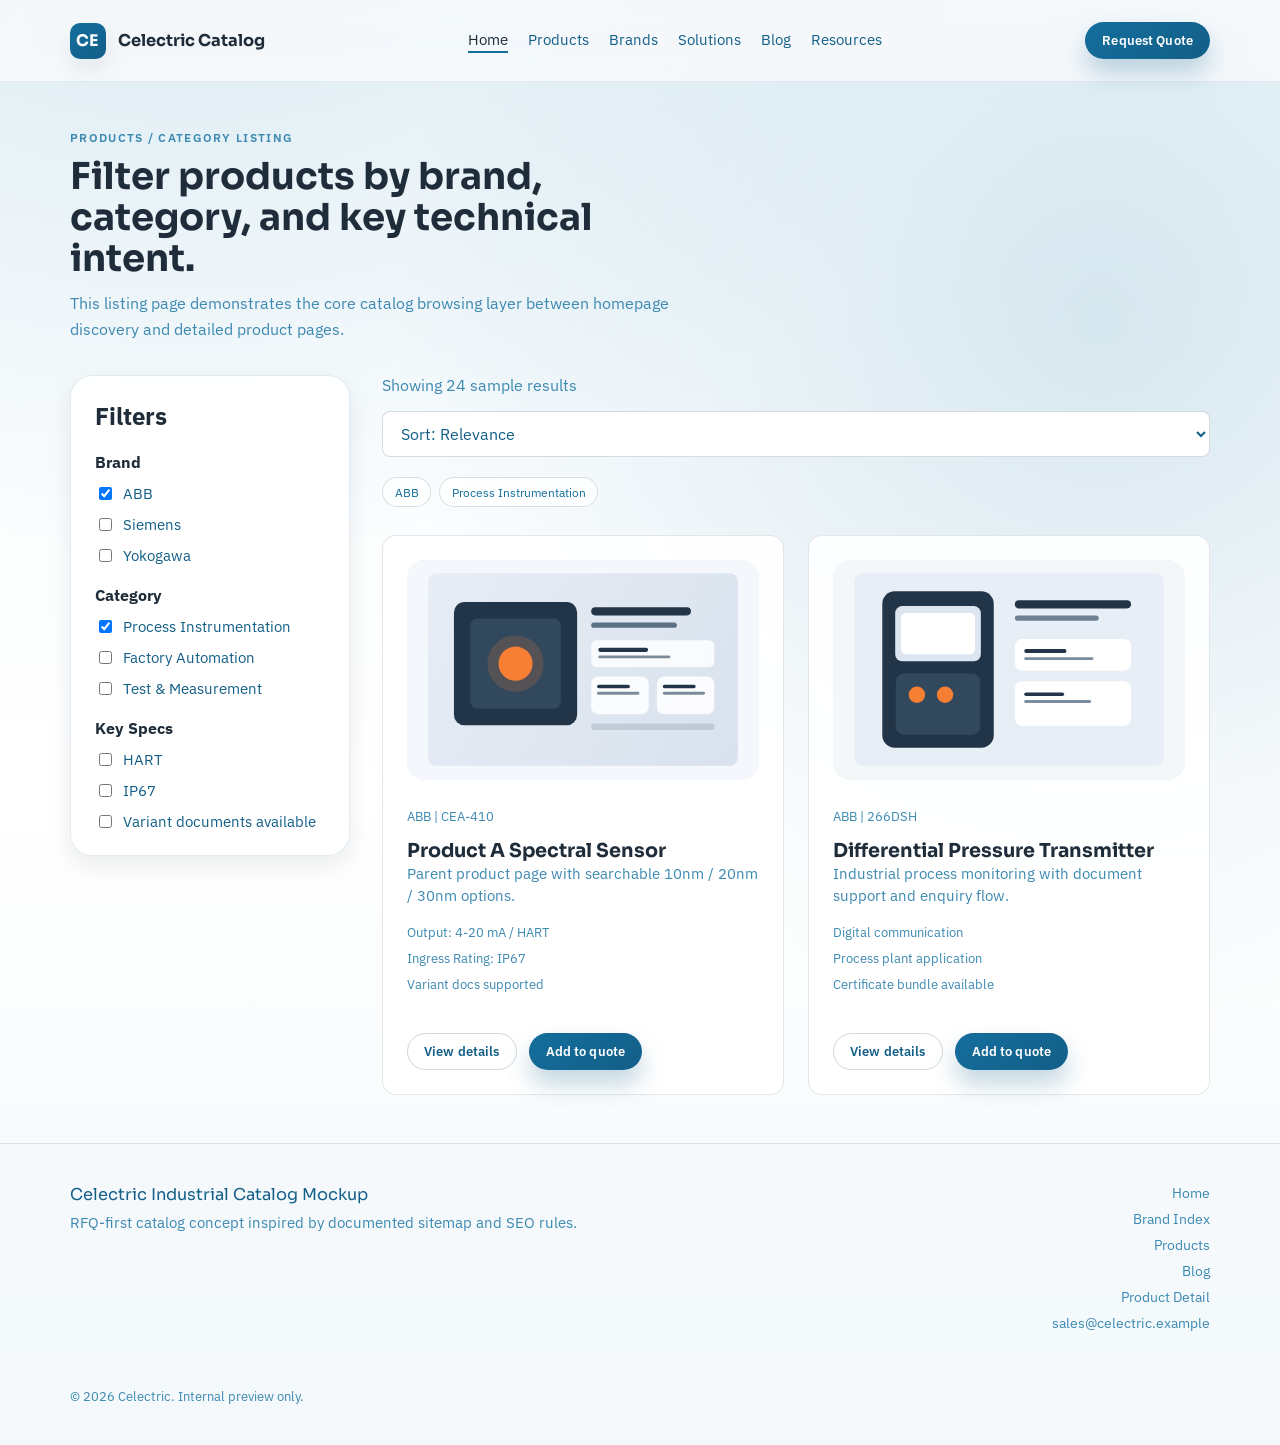
<file: mockup/products.html>
<!DOCTYPE html>
<html lang="en">
  <head>
    <meta charset="UTF-8" />
    <meta name="viewport" content="width=device-width, initial-scale=1.0" />
    <title>Products | Celectric</title>
    <meta name="description" content="Category and product listing mockup with filters for Celectric industrial catalog." />
    <link rel="preconnect" href="https://fonts.googleapis.com" />
    <link rel="preconnect" href="https://fonts.gstatic.com" crossorigin />
    <link
      href="https://fonts.googleapis.com/css2?family=IBM+Plex+Sans:wght@400;500;600;700&family=Sora:wght@500;600;700&display=swap"
      rel="stylesheet"
    />
    <link rel="stylesheet" href="assets/css/design-system.css?v=720a939" />
    <link rel="stylesheet" href="assets/css/site.css?v=720a939" />
  </head>
  <body data-page="products">
    <div data-component="site-header"></div>

    <main>
      <section class="c-section c-section--tight">
        <div class="o-container">
          <header class="c-section__head" data-reveal>
            <p class="c-overline">Products / Category Listing</p>
            <h1 class="c-section__title">Filter products by brand, category, and key technical intent.</h1>
            <p class="c-section__copy">
              This listing page demonstrates the core catalog browsing layer between homepage discovery and detailed
              product pages.
            </p>
          </header>

          <div class="c-listing-layout">
            <aside class="c-filter-panel" data-reveal>
              <h2 class="c-filter-panel__title">Filters</h2>
              <div class="c-filter-group">
                <p class="c-filter-group__label">Brand</p>
                <label><input type="checkbox" checked /> ABB</label>
                <label><input type="checkbox" /> Siemens</label>
                <label><input type="checkbox" /> Yokogawa</label>
              </div>
              <div class="c-filter-group">
                <p class="c-filter-group__label">Category</p>
                <label><input type="checkbox" checked /> Process Instrumentation</label>
                <label><input type="checkbox" /> Factory Automation</label>
                <label><input type="checkbox" /> Test &amp; Measurement</label>
              </div>
              <div class="c-filter-group">
                <p class="c-filter-group__label">Key Specs</p>
                <label><input type="checkbox" /> HART</label>
                <label><input type="checkbox" /> IP67</label>
                <label><input type="checkbox" /> Variant documents available</label>
              </div>
            </aside>

            <section class="c-listing-results" data-reveal>
              <div class="c-listing-toolbar">
                <p class="c-listing-toolbar__meta">Showing 24 sample results</p>
                <select class="c-select">
                  <option>Sort: Relevance</option>
                  <option>Sort: Brand</option>
                  <option>Sort: Newest</option>
                </select>
              </div>

              <div class="c-chip-row c-listing-applied">
                <span class="c-chip">ABB</span>
                <span class="c-chip">Process Instrumentation</span>
              </div>

              <div class="c-grid c-grid--2">
                <article class="c-card c-product-card">
                  <div class="c-product-card__media"><img src="assets/images/sensor-product.svg" alt="Product A sensor" /></div>
                  <div>
                    <p class="c-product-card__code">ABB | CEA-410</p>
                    <h3 class="c-card__title">Product A Spectral Sensor</h3>
                    <p class="c-card__subtitle">Parent product page with searchable 10nm / 20nm / 30nm options.</p>
                  </div>
                  <ul class="c-product-card__specs">
                    <li>Output: 4-20 mA / HART</li>
                    <li>Ingress Rating: IP67</li>
                    <li>Variant docs supported</li>
                  </ul>
                  <div class="c-home-hero__actions">
                    <a class="c-btn c-btn--ghost c-btn--sm" href="product-cea-410.html">View details</a>
                    <a class="c-btn c-btn--solid c-btn--sm" href="index.html#rfq">Add to quote</a>
                  </div>
                </article>

                <article class="c-card c-product-card">
                  <div class="c-product-card__media"><img src="assets/images/calibrator-product.svg" alt="Pressure transmitter" /></div>
                  <div>
                    <p class="c-product-card__code">ABB | 266DSH</p>
                    <h3 class="c-card__title">Differential Pressure Transmitter</h3>
                    <p class="c-card__subtitle">Industrial process monitoring with document support and enquiry flow.</p>
                  </div>
                  <ul class="c-product-card__specs">
                    <li>Digital communication</li>
                    <li>Process plant application</li>
                    <li>Certificate bundle available</li>
                  </ul>
                  <div class="c-home-hero__actions">
                    <a class="c-btn c-btn--ghost c-btn--sm" href="product-cea-410.html">View details</a>
                    <a class="c-btn c-btn--solid c-btn--sm" href="index.html#rfq">Add to quote</a>
                  </div>
                </article>
              </div>
            </section>
          </div>
        </div>
      </section>
    </main>

    <div data-component="site-footer"></div>

    <script src="assets/data/catalog.js?v=720a939"></script>
    <script src="assets/js/components.js?v=720a939"></script>
    <script src="assets/js/main.js?v=720a939"></script>
  </body>
</html>
</file>
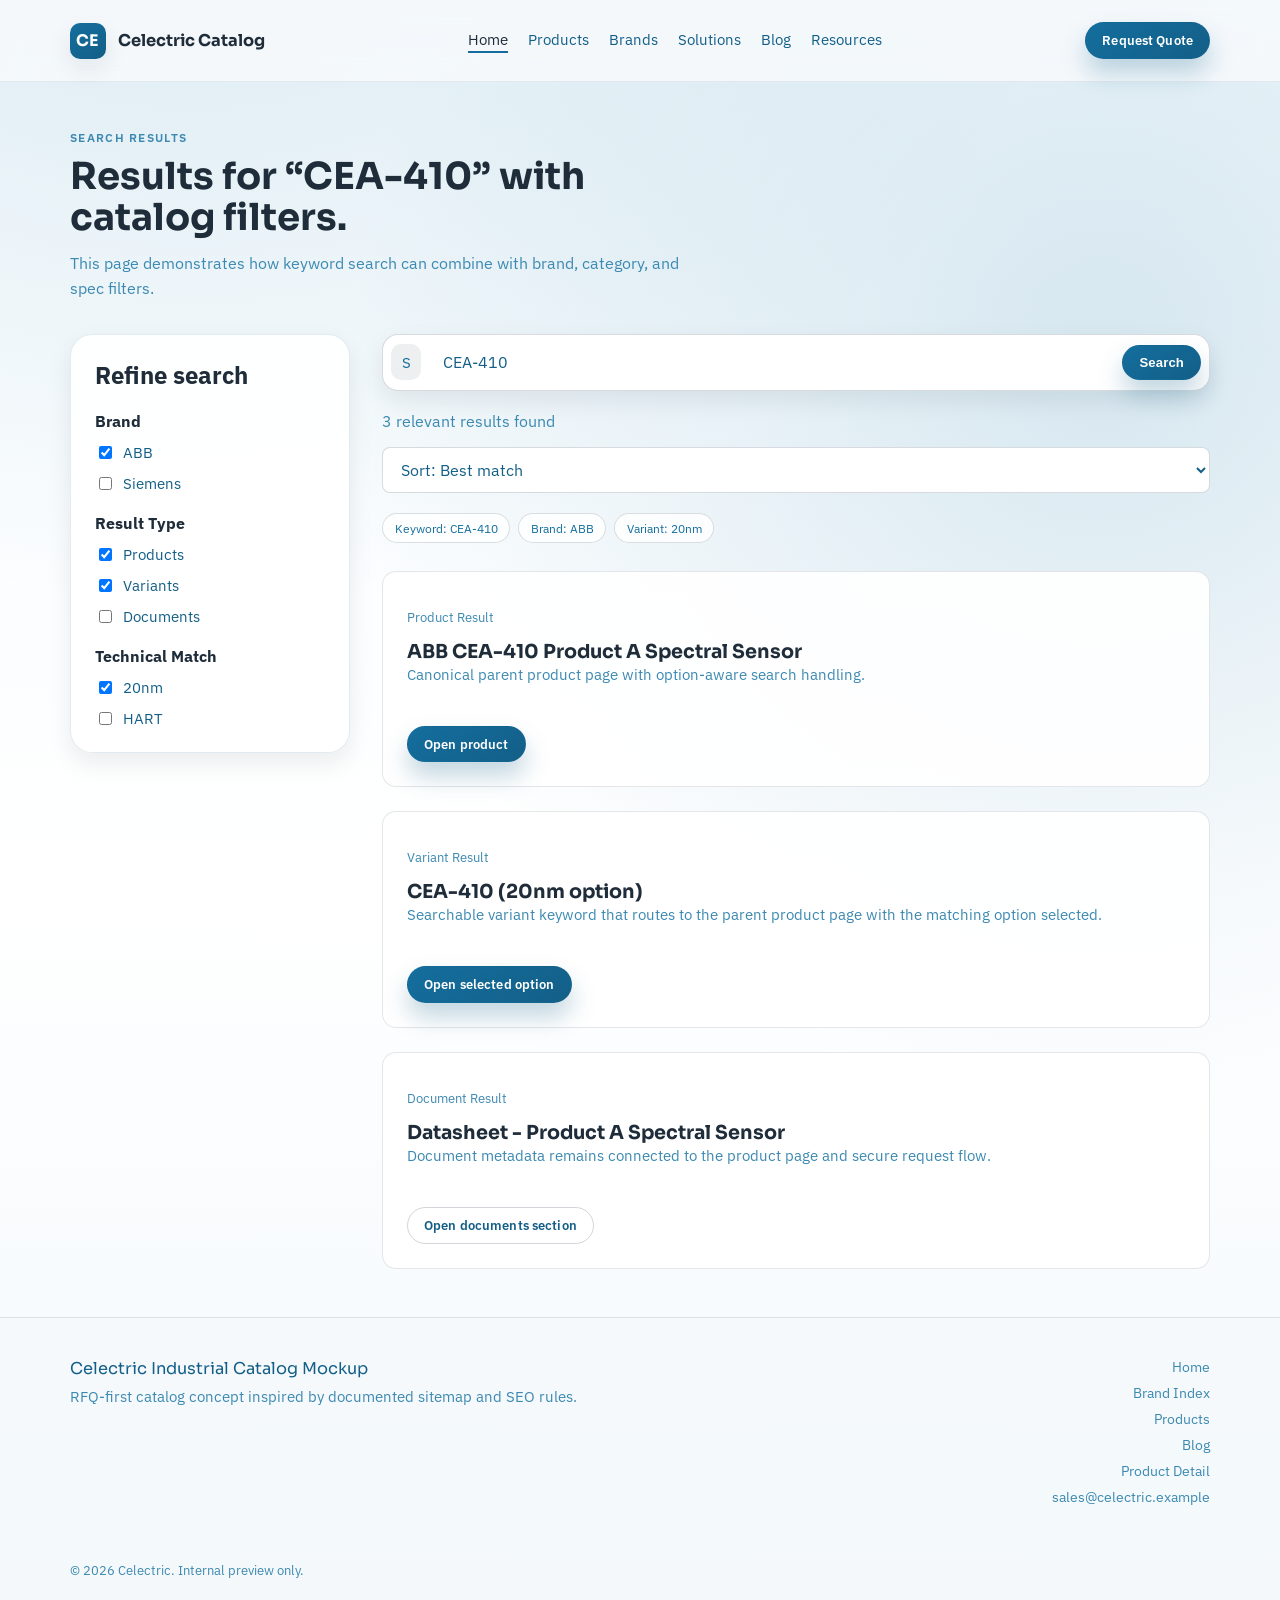
<file: mockup/search.html>
<!DOCTYPE html>
<html lang="en">
  <head>
    <meta charset="UTF-8" />
    <meta name="viewport" content="width=device-width, initial-scale=1.0" />
    <title>Search Results | Celectric</title>
    <meta name="description" content="Search result mockup with filters for Celectric industrial catalog." />
    <link rel="preconnect" href="https://fonts.googleapis.com" />
    <link rel="preconnect" href="https://fonts.gstatic.com" crossorigin />
    <link
      href="https://fonts.googleapis.com/css2?family=IBM+Plex+Sans:wght@400;500;600;700&family=Sora:wght@500;600;700&display=swap"
      rel="stylesheet"
    />
    <link rel="stylesheet" href="assets/css/design-system.css?v=720a939" />
    <link rel="stylesheet" href="assets/css/site.css?v=720a939" />
  </head>
  <body data-page="products">
    <div data-component="site-header"></div>

    <main>
      <section class="c-section c-section--tight">
        <div class="o-container">
          <header class="c-section__head" data-reveal>
            <p class="c-overline">Search Results</p>
            <h1 class="c-section__title">Results for “CEA-410” with catalog filters.</h1>
            <p class="c-section__copy">
              This page demonstrates how keyword search can combine with brand, category, and spec filters.
            </p>
          </header>

          <div class="c-listing-layout">
            <aside class="c-filter-panel" data-reveal>
              <h2 class="c-filter-panel__title">Refine search</h2>
              <div class="c-filter-group">
                <p class="c-filter-group__label">Brand</p>
                <label><input type="checkbox" checked /> ABB</label>
                <label><input type="checkbox" /> Siemens</label>
              </div>
              <div class="c-filter-group">
                <p class="c-filter-group__label">Result Type</p>
                <label><input type="checkbox" checked /> Products</label>
                <label><input type="checkbox" checked /> Variants</label>
                <label><input type="checkbox" /> Documents</label>
              </div>
              <div class="c-filter-group">
                <p class="c-filter-group__label">Technical Match</p>
                <label><input type="checkbox" checked /> 20nm</label>
                <label><input type="checkbox" /> HART</label>
              </div>
            </aside>

            <section class="c-listing-results" data-reveal>
              <div class="c-search c-search--static">
                <div class="c-search__input-wrap">
                  <span class="c-search__icon" aria-hidden="true">S</span>
                  <input class="c-input" type="text" value="CEA-410" aria-label="Search keyword" />
                  <button class="c-btn c-btn--sm c-btn--solid" type="button">Search</button>
                </div>
              </div>

              <div class="c-listing-toolbar">
                <p class="c-listing-toolbar__meta">3 relevant results found</p>
                <select class="c-select">
                  <option>Sort: Best match</option>
                  <option>Sort: Brand</option>
                </select>
              </div>

              <div class="c-chip-row c-listing-applied">
                <span class="c-chip">Keyword: CEA-410</span>
                <span class="c-chip">Brand: ABB</span>
                <span class="c-chip">Variant: 20nm</span>
              </div>

              <div class="c-grid c-grid--1">
                <article class="c-card c-product-card">
                  <div>
                    <p class="c-product-card__code">Product Result</p>
                    <h3 class="c-card__title">ABB CEA-410 Product A Spectral Sensor</h3>
                    <p class="c-card__subtitle">Canonical parent product page with option-aware search handling.</p>
                  </div>
                  <div class="c-home-hero__actions">
                    <a class="c-btn c-btn--solid c-btn--sm" href="product-cea-410.html">Open product</a>
                  </div>
                </article>

                <article class="c-card c-product-card">
                  <div>
                    <p class="c-product-card__code">Variant Result</p>
                    <h3 class="c-card__title">CEA-410 (20nm option)</h3>
                    <p class="c-card__subtitle">Searchable variant keyword that routes to the parent product page with the matching option selected.</p>
                  </div>
                  <div class="c-home-hero__actions">
                    <a class="c-btn c-btn--solid c-btn--sm" href="product-cea-410.html?variant=20nm">Open selected option</a>
                  </div>
                </article>

                <article class="c-card c-product-card">
                  <div>
                    <p class="c-product-card__code">Document Result</p>
                    <h3 class="c-card__title">Datasheet - Product A Spectral Sensor</h3>
                    <p class="c-card__subtitle">Document metadata remains connected to the product page and secure request flow.</p>
                  </div>
                  <div class="c-home-hero__actions">
                    <a class="c-btn c-btn--ghost c-btn--sm" href="product-cea-410.html#documents">Open documents section</a>
                  </div>
                </article>
              </div>
            </section>
          </div>
        </div>
      </section>
    </main>

    <div data-component="site-footer"></div>

    <script src="assets/data/catalog.js?v=720a939"></script>
    <script src="assets/js/components.js?v=720a939"></script>
    <script src="assets/js/main.js?v=720a939"></script>
  </body>
</html>
</file>
<file: mockup/assets/css/design-system.css>
:root {
  --font-display: "Sora", "Avenir Next", "Segoe UI", sans-serif;
  --font-body: "IBM Plex Sans", "Avenir", "Segoe UI", sans-serif;

  --color-ink-950: #1f2d3a;
  --color-ink-900: #135f88;
  --color-ink-800: #146e9d;
  --color-steel-600: #3c89b1;
  --color-steel-400: #6e7c87;
  --color-mist-100: #d7e9f2;
  --color-mist-050: #eaf4f8;
  --color-paper: #f6fbfd;
  --color-white: #ffffff;
  --color-accent: #146e9d;
  --color-accent-strong: #135f88;
  --color-accent-soft: #d7ecf6;
  --color-success: #2f9e65;

  --radius-sm: 8px;
  --radius-md: 14px;
  --radius-lg: 22px;
  --radius-pill: 999px;

  --shadow-sm: 0 10px 24px rgba(17, 25, 34, 0.08);
  --shadow-md: 0 24px 48px rgba(17, 25, 34, 0.14);

  --space-1: 0.25rem;
  --space-2: 0.5rem;
  --space-3: 0.75rem;
  --space-4: 1rem;
  --space-5: 1.25rem;
  --space-6: 1.5rem;
  --space-8: 2rem;
  --space-10: 2.5rem;
  --space-12: 3rem;
  --space-16: 4rem;

  --container: min(1140px, 92vw);
  --header-height: 82px;

  --anim-smooth: 300ms cubic-bezier(0.22, 1, 0.36, 1);
}

* {
  box-sizing: border-box;
}

html {
  scroll-behavior: smooth;
}

body {
  margin: 0;
  font-family: var(--font-body);
  color: var(--color-ink-900);
  background:
    radial-gradient(circle at 15% -20%, rgba(20, 110, 157, 0.14), transparent 42%),
    radial-gradient(circle at 86% 22%, rgba(60, 137, 177, 0.18), transparent 45%),
    linear-gradient(180deg, #f4fafd 0%, #ffffff 55%, #f2f8fb 100%);
  min-height: 100vh;
}

a {
  color: inherit;
  text-decoration: none;
}

img {
  display: block;
  max-width: 100%;
}

.sr-only {
  position: absolute;
  width: 1px;
  height: 1px;
  padding: 0;
  margin: -1px;
  overflow: hidden;
  clip: rect(0, 0, 0, 0);
  white-space: nowrap;
  border: 0;
}

.o-container {
  width: var(--container);
  margin-inline: auto;
}

.c-overline {
  text-transform: uppercase;
  letter-spacing: 0.11em;
  font-size: 0.74rem;
  font-weight: 600;
  color: var(--color-steel-600);
  margin: 0;
}

.c-site-header {
  position: sticky;
  top: 0;
  z-index: 40;
  height: var(--header-height);
  backdrop-filter: blur(14px);
  background: rgba(248, 251, 253, 0.82);
  border-bottom: 1px solid rgba(34, 52, 71, 0.08);
}

.c-site-header__inner {
  height: 100%;
  display: flex;
  align-items: center;
  justify-content: space-between;
  gap: var(--space-6);
}

.c-brand {
  display: inline-flex;
  align-items: center;
  gap: var(--space-3);
  font-family: var(--font-display);
  font-weight: 700;
}

.c-brand__mark {
  display: inline-flex;
  width: 36px;
  height: 36px;
  border-radius: 10px;
  background: linear-gradient(145deg, var(--color-accent), var(--color-accent-strong));
  color: #fff;
  align-items: center;
  justify-content: center;
  letter-spacing: 0.04em;
  box-shadow: var(--shadow-sm);
}

.c-brand__text {
  font-size: 1.02rem;
  color: var(--color-ink-950);
}

.c-main-nav {
  display: inline-flex;
  align-items: center;
  gap: var(--space-5);
}

.c-menu-toggle {
  display: none;
  width: 44px;
  height: 44px;
  border: 1px solid rgba(19, 95, 136, 0.18);
  border-radius: 12px;
  background: rgba(255, 255, 255, 0.9);
  padding: 0;
  align-items: center;
  justify-content: center;
  flex-direction: column;
  gap: 4px;
  cursor: pointer;
}

.c-menu-toggle span:not(.sr-only) {
  display: block;
  width: 18px;
  height: 2px;
  border-radius: 999px;
  background: var(--color-ink-900);
}

.c-mobile-nav__overlay {
  display: none;
  position: fixed;
  inset: var(--header-height) 0 0 0;
  border: 0;
  background: rgba(16, 33, 48, 0.32);
  z-index: 39;
}

.c-mobile-nav {
  display: none;
  position: relative;
  z-index: 40;
  border-top: 1px solid rgba(19, 95, 136, 0.08);
  background: rgba(246, 251, 253, 0.98);
  box-shadow: var(--shadow-md);
}

.c-mobile-nav__inner {
  display: grid;
  gap: var(--space-3);
  padding-block: var(--space-4) var(--space-5);
}

.c-mobile-nav__head {
  display: flex;
  align-items: center;
  justify-content: space-between;
  gap: var(--space-4);
}

.c-mobile-nav__title {
  font-family: var(--font-display);
  font-weight: 700;
  color: var(--color-ink-950);
}

.c-mobile-nav__close {
  border: 0;
  background: transparent;
  color: var(--color-ink-900);
  font-size: 1.8rem;
  line-height: 1;
  cursor: pointer;
}

.c-mobile-nav__inner a {
  font-size: 0.96rem;
  color: var(--color-ink-900);
  padding-block: var(--space-2);
}

.c-header-cta {
  display: inline-flex;
}

.c-menu-toggle span:not(.sr-only) {
  transition: transform var(--anim-smooth), opacity var(--anim-smooth);
}

body.has-mobile-menu .c-menu-toggle span:nth-child(1) {
  transform: translateY(6px) rotate(45deg);
}

body.has-mobile-menu .c-menu-toggle span:nth-child(2) {
  opacity: 0;
}

body.has-mobile-menu .c-menu-toggle span:nth-child(3) {
  transform: translateY(-6px) rotate(-45deg);
}

body.has-mobile-menu {
  overflow: hidden;
}

body.has-mobile-menu .c-mobile-nav__overlay:not([hidden]) {
  display: block;
}

@media (max-width: 980px) {
  .c-main-nav,
  .c-header-cta {
    display: none;
  }

  .c-menu-toggle {
    display: inline-flex;
  }

  .c-mobile-nav:not([hidden]) {
    display: block;
  }

  .c-site-header {
    height: auto;
  }

  .c-site-header__inner {
    min-height: var(--header-height);
  }
}

@media (min-width: 981px) {
  .c-mobile-nav,
  .c-mobile-nav__overlay {
    display: none !important;
  }
}

.c-main-nav a {
  font-size: 0.95rem;
  color: var(--color-ink-900);
  position: relative;
  padding-bottom: 4px;
}

.c-main-nav a::after {
  content: "";
  position: absolute;
  left: 0;
  right: 0;
  bottom: 0;
  height: 2px;
  background: var(--color-accent);
  transform-origin: 0 50%;
  transform: scaleX(0);
  transition: transform var(--anim-smooth);
}

.c-main-nav a:hover::after,
.c-main-nav a.is-active::after {
  transform: scaleX(1);
}

.c-main-nav a.is-active {
  color: var(--color-ink-950);
}

.c-btn {
  display: inline-flex;
  align-items: center;
  justify-content: center;
  border-radius: var(--radius-pill);
  padding: 0.72rem 1.3rem;
  border: 1px solid transparent;
  font-weight: 600;
  font-size: 0.9rem;
  letter-spacing: 0.01em;
  cursor: pointer;
  transition: transform var(--anim-smooth), box-shadow var(--anim-smooth), background-color var(--anim-smooth), color var(--anim-smooth), border-color var(--anim-smooth);
}

.c-btn:hover {
  transform: translateY(-2px);
}

.c-btn--sm {
  padding: 0.56rem 1rem;
  font-size: 0.82rem;
}

.c-btn--solid {
  background: linear-gradient(145deg, var(--color-accent), var(--color-accent-strong));
  color: #fff;
  box-shadow: 0 14px 24px rgba(19, 95, 136, 0.26);
}

.c-btn--solid:hover {
  box-shadow: 0 18px 28px rgba(19, 95, 136, 0.32);
}

.c-btn--ghost {
  background: transparent;
  color: var(--color-ink-900);
  border-color: rgba(34, 52, 71, 0.2);
}

.c-btn--ghost:hover {
  border-color: rgba(34, 52, 71, 0.35);
}

.c-chip-row {
  display: flex;
  flex-wrap: wrap;
  gap: var(--space-2);
}

.c-chip {
  border: 1px solid rgba(34, 52, 71, 0.16);
  color: var(--color-ink-800);
  background: rgba(255, 255, 255, 0.82);
  border-radius: var(--radius-pill);
  font-size: 0.78rem;
  padding: 0.36rem 0.72rem;
}

.c-chip[data-variant] {
  cursor: pointer;
  transition: background-color var(--anim-smooth), color var(--anim-smooth), border-color var(--anim-smooth);
}

.c-chip[data-variant]:hover,
.c-chip[data-variant].is-active {
  background: var(--color-ink-900);
  color: var(--color-white);
  border-color: var(--color-ink-900);
}

.c-section {
  padding-block: var(--space-16);
}

.c-section--tight {
  padding-block: var(--space-12);
}

.c-section__head {
  display: grid;
  gap: var(--space-3);
  margin-bottom: var(--space-8);
  max-width: 62ch;
}

.c-section__title {
  margin: 0;
  font-family: var(--font-display);
  font-size: clamp(1.7rem, 2.9vw, 2.45rem);
  line-height: 1.1;
  color: var(--color-ink-950);
}

.c-section__copy {
  margin: 0;
  color: var(--color-steel-600);
  line-height: 1.6;
  font-size: 1rem;
}

.c-grid {
  display: grid;
  gap: var(--space-6);
}

.c-grid--2 {
  grid-template-columns: repeat(2, minmax(0, 1fr));
}

.c-grid--3 {
  grid-template-columns: repeat(3, minmax(0, 1fr));
}

.c-grid--4 {
  grid-template-columns: repeat(4, minmax(0, 1fr));
}

.c-card {
  position: relative;
  border-radius: var(--radius-md);
  border: 1px solid rgba(34, 52, 71, 0.12);
  background: rgba(255, 255, 255, 0.9);
  padding: var(--space-6);
}

.c-card--soft {
  background: linear-gradient(165deg, rgba(255, 255, 255, 0.95), rgba(223, 233, 240, 0.42));
}

.c-card__title {
  margin: 0;
  font-family: var(--font-display);
  font-size: 1.2rem;
  color: var(--color-ink-950);
}

.c-card__subtitle {
  margin: 0;
  color: var(--color-steel-600);
  font-size: 0.92rem;
  line-height: 1.5;
}

.c-card__meta {
  display: flex;
  gap: var(--space-3);
  flex-wrap: wrap;
  margin-top: var(--space-3);
  color: var(--color-steel-600);
  font-size: 0.82rem;
}

.c-list-clean {
  margin: 0;
  padding: 0;
  list-style: none;
}

.c-data-list {
  display: grid;
  gap: var(--space-4);
  margin: 0;
}

.c-data-list > div {
  display: flex;
  justify-content: space-between;
  gap: var(--space-6);
  border-bottom: 1px solid rgba(34, 52, 71, 0.1);
  padding-bottom: var(--space-2);
}

.c-data-list dt {
  font-size: 0.85rem;
  color: var(--color-steel-600);
}

.c-data-list dd {
  margin: 0;
  font-size: 0.9rem;
  text-align: right;
  color: var(--color-ink-900);
}

.c-kpi {
  display: grid;
  gap: var(--space-1);
}

.c-kpi strong {
  font-family: var(--font-display);
  font-size: clamp(1.7rem, 3vw, 2.2rem);
  color: var(--color-ink-950);
}

.c-kpi span {
  font-size: 0.8rem;
  color: var(--color-steel-600);
}

.c-docs {
  display: grid;
  gap: var(--space-8);
}

.c-docs__group h3 {
  margin: 0 0 var(--space-3);
  font-size: 1.02rem;
  font-family: var(--font-display);
}

.c-docs__items {
  margin: 0;
  padding: 0;
  list-style: none;
  display: grid;
  gap: var(--space-3);
}

.c-docs__item {
  border: 1px solid rgba(34, 52, 71, 0.1);
  border-radius: var(--radius-sm);
  padding: var(--space-4);
  display: flex;
  justify-content: space-between;
  gap: var(--space-4);
  align-items: center;
  background: rgba(255, 255, 255, 0.9);
}

.c-docs__title {
  margin: 0;
  font-size: 0.9rem;
  font-weight: 600;
}

.c-docs__meta {
  margin: 4px 0 0;
  font-size: 0.78rem;
  color: var(--color-steel-600);
}

.c-docs__item a {
  font-size: 0.82rem;
  color: var(--color-accent-strong);
  font-weight: 600;
}

.c-pill-note {
  display: inline-flex;
  border-radius: var(--radius-pill);
  border: 1px solid rgba(216, 91, 23, 0.28);
  color: var(--color-accent-strong);
  font-size: 0.76rem;
  padding: 0.38rem 0.68rem;
  background: var(--color-accent-soft);
}

.c-cta-strip {
  padding-block: var(--space-10);
  background: linear-gradient(120deg, var(--color-ink-900), #1f2e3d);
  color: #fff;
}

.c-cta-strip__inner {
  display: flex;
  justify-content: space-between;
  gap: var(--space-8);
  align-items: center;
}

.c-cta-strip h2 {
  margin: var(--space-2) 0;
  font-family: var(--font-display);
  font-size: clamp(1.4rem, 2.8vw, 2rem);
}

.c-cta-strip p {
  margin: 0;
  max-width: 58ch;
  color: rgba(255, 255, 255, 0.82);
}

.c-site-footer {
  padding-block: var(--space-10);
  border-top: 1px solid rgba(34, 52, 71, 0.12);
  background: rgba(245, 249, 252, 0.68);
}

.c-site-footer__inner {
  display: grid;
  grid-template-columns: 2fr 1fr;
  gap: var(--space-8);
}

.c-site-footer__title {
  margin: 0;
  font-family: var(--font-display);
  font-size: 1.02rem;
}

.c-site-footer__meta {
  margin: var(--space-2) 0 0;
  color: var(--color-steel-600);
  font-size: 0.92rem;
}

.c-site-footer__links {
  display: grid;
  gap: var(--space-2);
  justify-items: end;
}

.c-site-footer__links a {
  color: var(--color-steel-600);
  font-size: 0.88rem;
}

.c-site-footer__copy {
  margin: var(--space-6) 0 0;
  grid-column: 1 / -1;
  color: var(--color-steel-600);
  font-size: 0.8rem;
}

.c-input,
.c-select,
.c-textarea {
  width: 100%;
  border-radius: var(--radius-sm);
  border: 1px solid rgba(34, 52, 71, 0.18);
  background: #fff;
  color: var(--color-ink-900);
  padding: 0.7rem 0.85rem;
  font: inherit;
}

.c-input:focus,
.c-select:focus,
.c-textarea:focus {
  outline: none;
  border-color: rgba(216, 91, 23, 0.6);
  box-shadow: 0 0 0 3px rgba(247, 127, 52, 0.2);
}

.c-form-grid {
  display: grid;
  grid-template-columns: repeat(2, minmax(0, 1fr));
  gap: var(--space-4);
}

.c-form-row {
  display: grid;
  gap: var(--space-2);
}

.c-form-row label {
  font-size: 0.8rem;
  color: var(--color-steel-600);
}

.c-form-row--full {
  grid-column: 1 / -1;
}

[data-reveal] {
  opacity: 0;
  transform: translateY(16px);
  transition: opacity 520ms ease, transform 520ms ease;
}

[data-reveal].is-visible {
  opacity: 1;
  transform: translateY(0);
}

@media (max-width: 980px) {
  .c-main-nav {
    display: none;
  }

  .c-grid--3,
  .c-grid--4,
  .c-form-grid,
  .c-site-footer__inner,
  .c-grid--2 {
    grid-template-columns: 1fr;
  }

  .c-site-footer__links {
    justify-items: start;
  }

  .c-cta-strip__inner {
    flex-direction: column;
    align-items: flex-start;
  }
}
</file>
<file: mockup/assets/css/site.css>
.c-page-hero {
  min-height: calc(100svh - var(--header-height));
  display: grid;
  align-items: center;
  padding-block: var(--space-10);
  position: relative;
  overflow: clip;
}

.c-page-hero::before,
.c-page-hero::after {
  content: "";
  position: absolute;
  border-radius: 50%;
  pointer-events: none;
}

.c-page-hero::before {
  width: 620px;
  height: 620px;
  background: radial-gradient(circle, rgba(247, 127, 52, 0.2), transparent 68%);
  top: -270px;
  right: -120px;
}

.c-page-hero::after {
  width: 500px;
  height: 500px;
  background: radial-gradient(circle, rgba(34, 52, 71, 0.22), transparent 72%);
  bottom: -260px;
  left: -140px;
}

.c-home-hero {
  display: grid;
  grid-template-columns: 1.2fr 1fr;
  gap: var(--space-10);
  align-items: center;
}

.c-home-hero__title {
  margin: var(--space-3) 0 var(--space-4);
  font-family: var(--font-display);
  font-size: clamp(2rem, 5.6vw, 4.1rem);
  line-height: 1.02;
  color: var(--color-ink-950);
  max-width: 11ch;
}

.c-home-hero__copy {
  margin: 0;
  max-width: 52ch;
  color: var(--color-steel-600);
  font-size: 1.02rem;
  line-height: 1.65;
}

.c-home-hero__actions {
  margin-top: var(--space-6);
  display: flex;
  flex-wrap: wrap;
  gap: var(--space-3);
}

.c-search {
  position: relative;
  margin-top: var(--space-8);
}

.c-search__input-wrap {
  display: flex;
  align-items: center;
  gap: var(--space-2);
  border-radius: 16px;
  background: #fff;
  border: 1px solid rgba(34, 52, 71, 0.18);
  padding: var(--space-2);
  box-shadow: var(--shadow-sm);
}

.c-search__icon {
  display: inline-flex;
  width: 36px;
  height: 36px;
  border-radius: 10px;
  align-items: center;
  justify-content: center;
  font-size: 0.92rem;
  background: rgba(34, 52, 71, 0.08);
  color: var(--color-ink-800);
}

.c-search .c-input {
  border: 0;
  box-shadow: none;
  padding-block: 0.6rem;
}

.c-search .c-input:focus {
  box-shadow: none;
}

.c-search__drop {
  display: none;
  position: absolute;
  top: calc(100% + 10px);
  left: 0;
  width: 100%;
  border: 1px solid rgba(34, 52, 71, 0.12);
  border-radius: 14px;
  background: #fff;
  box-shadow: var(--shadow-md);
  overflow: hidden;
  z-index: 12;
}

.c-search.is-open .c-search__drop {
  display: block;
}

.c-search__suggestions {
  margin: 0;
  padding: 0;
  list-style: none;
  max-height: 320px;
  overflow-y: auto;
}

.c-search-suggestion {
  border-bottom: 1px solid rgba(34, 52, 71, 0.08);
}

.c-search-suggestion:last-child {
  border-bottom: 0;
}

.c-search-suggestion button {
  width: 100%;
  display: grid;
  text-align: left;
  gap: 6px;
  border: 0;
  padding: 0.82rem 0.9rem;
  background: #fff;
  cursor: pointer;
}

.c-search-suggestion button:hover,
.c-search-suggestion button.is-active {
  background: rgba(247, 127, 52, 0.08);
}

.c-search-suggestion__main {
  font-weight: 600;
  font-size: 0.92rem;
  color: var(--color-ink-900);
}

.c-search-suggestion__meta {
  color: var(--color-steel-600);
  font-size: 0.78rem;
}

.c-search__empty {
  padding: 0.9rem;
  color: var(--color-steel-600);
  font-size: 0.84rem;
}

.c-hero-visual {
  border-radius: var(--radius-lg);
  padding: var(--space-8);
  background:
    linear-gradient(145deg, rgba(34, 52, 71, 0.96), rgba(30, 45, 59, 0.88)),
    repeating-linear-gradient(
      -45deg,
      rgba(255, 255, 255, 0.08) 0,
      rgba(255, 255, 255, 0.08) 8px,
      rgba(255, 255, 255, 0.04) 8px,
      rgba(255, 255, 255, 0.04) 16px
    );
  color: var(--color-white);
  box-shadow: var(--shadow-md);
  position: relative;
  overflow: hidden;
}

.c-hero-visual::after {
  content: "";
  position: absolute;
  width: 200px;
  height: 200px;
  border: 2px solid rgba(247, 127, 52, 0.32);
  border-radius: 24px;
  right: -56px;
  top: 24px;
  transform: rotate(22deg);
}

.c-hero-visual__title {
  margin: 0;
  font-family: var(--font-display);
  font-size: clamp(1.6rem, 2.9vw, 2.1rem);
  line-height: 1.2;
  max-width: 12ch;
}

.c-hero-visual__list {
  margin: var(--space-6) 0 0;
  padding: 0;
  list-style: none;
  display: grid;
  gap: var(--space-3);
}

.c-hero-visual__list li {
  display: flex;
  justify-content: space-between;
  align-items: center;
  gap: var(--space-4);
  font-size: 0.86rem;
  border-bottom: 1px solid rgba(255, 255, 255, 0.18);
  padding-bottom: var(--space-2);
}

.c-kpi-grid {
  display: grid;
  grid-template-columns: repeat(3, minmax(0, 1fr));
  gap: var(--space-4);
  margin-top: var(--space-8);
}

.c-strip {
  padding-block: var(--space-8);
  border-block: 1px solid rgba(34, 52, 71, 0.12);
  background: rgba(255, 255, 255, 0.7);
}

.c-strip__brands {
  display: flex;
  flex-wrap: wrap;
  gap: var(--space-4);
  align-items: center;
  justify-content: space-between;
}

.c-strip__brand {
  font-family: var(--font-display);
  font-size: 1.06rem;
  letter-spacing: 0.04em;
  color: var(--color-ink-800);
  opacity: 0.82;
}

.c-category-card {
  display: grid;
  gap: var(--space-4);
}

.c-category-card__icon {
  width: 42px;
  height: 42px;
  border-radius: 12px;
  display: inline-flex;
  align-items: center;
  justify-content: center;
  background: rgba(34, 52, 71, 0.1);
  color: var(--color-ink-900);
  font-size: 0.72rem;
  font-weight: 700;
  letter-spacing: 0.08em;
}

.c-product-card {
  display: grid;
  gap: var(--space-4);
}

.c-product-card__media {
  aspect-ratio: 16 / 10;
  overflow: hidden;
  border-radius: 18px;
  background: linear-gradient(145deg, rgba(34, 52, 71, 0.08), rgba(247, 127, 52, 0.12));
}

.c-product-card__media img {
  width: 100%;
  height: 100%;
  object-fit: cover;
  display: block;
}

.c-product-gallery {
  display: grid;
  gap: var(--space-3);
  margin-top: var(--space-6);
}

.c-product-gallery__hero {
  aspect-ratio: 4 / 3;
  overflow: hidden;
  border-radius: 24px;
  background: rgba(34, 52, 71, 0.08);
  box-shadow: var(--shadow-md);
}

.c-product-gallery__hero img {
  width: 100%;
  height: 100%;
  object-fit: cover;
  display: block;
}

.c-product-gallery__thumbs {
  display: grid;
  grid-template-columns: repeat(3, minmax(0, 1fr));
  gap: var(--space-3);
}

.c-product-gallery__thumbs img {
  width: 100%;
  aspect-ratio: 4 / 3;
  object-fit: cover;
  display: block;
  border-radius: 16px;
  background: rgba(34, 52, 71, 0.08);
}

.c-product-card__media img,
.c-product-gallery__hero img,
.c-product-gallery__thumbs img {
  transition: transform 180ms ease, box-shadow 180ms ease;
}

.c-product-card:hover .c-product-card__media img,
.c-product-gallery__thumbs img:hover {
  transform: scale(1.03);
}

.c-product-gallery__hero:hover img {
  transform: scale(1.02);
}

.c-product-card:hover .c-product-card__media {
  box-shadow: var(--shadow-md);
}

.c-product-gallery__thumbs img:hover {
  box-shadow: var(--shadow-sm);
}

.c-product-card__header {
  display: flex;
  justify-content: space-between;
  gap: var(--space-3);
  align-items: flex-start;
}

.c-product-card__code {
  font-size: 0.8rem;
  color: var(--color-steel-600);
}

.c-product-card__specs {
  margin: 0;
  padding: 0;
  list-style: none;
  display: grid;
  gap: var(--space-2);
  font-size: 0.84rem;
  color: var(--color-steel-600);
}

.c-solution-panel {
  border-radius: var(--radius-lg);
  padding: var(--space-8);
  background: linear-gradient(145deg, rgba(17, 25, 34, 0.95), rgba(40, 56, 70, 0.92));
  color: #fff;
}

.c-solution-panel h3 {
  margin: 0;
  font-family: var(--font-display);
  font-size: 1.4rem;
}

.c-solution-panel p {
  margin: var(--space-3) 0 0;
  max-width: 56ch;
  color: rgba(255, 255, 255, 0.82);
}

.c-solution-list {
  margin: var(--space-6) 0 0;
  padding: 0;
  list-style: none;
  display: grid;
  grid-template-columns: repeat(2, minmax(0, 1fr));
  gap: var(--space-4);
}

.c-solution-list li {
  border: 1px solid rgba(255, 255, 255, 0.16);
  border-radius: var(--radius-sm);
  padding: var(--space-4);
}

.c-rfq-panel {
  border-radius: var(--radius-lg);
  border: 1px solid rgba(34, 52, 71, 0.12);
  background: rgba(255, 255, 255, 0.9);
  padding: var(--space-8);
}

.c-breadcrumb {
  margin: var(--space-8) 0 var(--space-6);
  display: flex;
  align-items: center;
  gap: var(--space-2);
  flex-wrap: wrap;
  color: var(--color-steel-600);
  font-size: 0.8rem;
}

.c-breadcrumb span {
  color: var(--color-steel-400);
}

.c-product-layout {
  display: grid;
  grid-template-columns: 1.1fr 0.9fr;
  gap: var(--space-8);
  align-items: start;
}

.c-product-media {
  border-radius: var(--radius-lg);
  background:
    linear-gradient(165deg, rgba(34, 52, 71, 0.96), rgba(24, 36, 48, 0.92)),
    repeating-linear-gradient(45deg, rgba(255, 255, 255, 0.08) 0, rgba(255, 255, 255, 0.08) 6px, rgba(255, 255, 255, 0.03) 6px, rgba(255, 255, 255, 0.03) 12px);
  color: #fff;
  padding: var(--space-8);
  min-height: 370px;
  position: relative;
}

.c-product-media__mock {
  position: absolute;
  bottom: 20px;
  right: 22px;
  width: min(260px, 48%);
  aspect-ratio: 1 / 1.3;
  border-radius: 20px;
  background: linear-gradient(180deg, rgba(255, 255, 255, 0.18), rgba(255, 255, 255, 0.05));
  border: 1px solid rgba(255, 255, 255, 0.24);
  box-shadow: inset 0 0 0 1px rgba(255, 255, 255, 0.12);
}

.c-product-media p {
  margin: 0;
  max-width: 30ch;
  color: rgba(255, 255, 255, 0.82);
}

.c-product-side {
  display: grid;
  gap: var(--space-6);
}

.c-product-side h1 {
  margin: var(--space-2) 0 0;
  font-family: var(--font-display);
  color: var(--color-ink-950);
  font-size: clamp(1.8rem, 3.6vw, 2.7rem);
  line-height: 1.05;
}

.c-product-side__meta {
  margin: 0;
  color: var(--color-steel-600);
  font-size: 0.95rem;
}

.c-product-side__variant-note {
  margin: 0;
  font-size: 0.9rem;
  color: var(--color-steel-600);
}

.c-brand-hero {
  padding-block: var(--space-12) var(--space-8);
  background:
    linear-gradient(160deg, rgba(34, 52, 71, 0.97), rgba(24, 38, 52, 0.9)),
    radial-gradient(circle at 88% 8%, rgba(247, 127, 52, 0.26), transparent 36%);
  color: #fff;
}

.c-brand-hero__inner {
  display: grid;
  grid-template-columns: 1.1fr 0.9fr;
  gap: var(--space-8);
  align-items: center;
}

.c-brand-hero h1 {
  margin: var(--space-3) 0 var(--space-4);
  font-family: var(--font-display);
  font-size: clamp(2rem, 4.7vw, 3.5rem);
  line-height: 1.03;
  max-width: 12ch;
}

.c-brand-hero p {
  margin: 0;
  max-width: 56ch;
  color: rgba(255, 255, 255, 0.8);
}

.c-brand-kpis {
  display: grid;
  grid-template-columns: repeat(2, minmax(0, 1fr));
  gap: var(--space-4);
}

.c-brand-kpis .c-kpi {
  background: rgba(255, 255, 255, 0.08);
  border: 1px solid rgba(255, 255, 255, 0.16);
  border-radius: var(--radius-md);
  padding: var(--space-4);
}

.c-brand-kpis .c-kpi strong,
.c-brand-kpis .c-kpi span {
  color: #fff;
}

.c-brand-subnav {
  position: sticky;
  top: var(--header-height);
  z-index: 20;
  border-bottom: 1px solid rgba(34, 52, 71, 0.1);
  background: rgba(248, 251, 253, 0.92);
  backdrop-filter: blur(10px);
}

.c-brand-subnav__inner {
  display: flex;
  gap: var(--space-4);
  overflow-x: auto;
  padding-block: var(--space-3);
}

.c-brand-subnav a {
  font-size: 0.82rem;
  white-space: nowrap;
  color: var(--color-steel-600);
}

.c-brand-subnav a:hover {
  color: var(--color-ink-900);
}

.c-listing-layout {
  display: grid;
  grid-template-columns: 280px minmax(0, 1fr);
  gap: var(--space-8);
  align-items: start;
}

.c-filter-panel {
  border-radius: var(--radius-lg);
  border: 1px solid rgba(19, 95, 136, 0.12);
  background: rgba(255, 255, 255, 0.92);
  padding: var(--space-6);
  box-shadow: var(--shadow-sm);
  display: grid;
  gap: var(--space-5);
}

.c-filter-panel__title,
.c-filter-group__label {
  margin: 0;
  color: var(--color-ink-950);
  font-weight: 700;
}

.c-filter-group {
  display: grid;
  gap: var(--space-3);
}

.c-filter-group label {
  display: flex;
  align-items: center;
  gap: var(--space-2);
  color: var(--color-ink-900);
  font-size: 0.92rem;
}

.c-listing-results {
  display: grid;
  gap: var(--space-5);
}

.c-listing-toolbar {
  display: flex;
  align-items: center;
  justify-content: space-between;
  gap: var(--space-4);
  flex-wrap: wrap;
}

.c-listing-toolbar__meta {
  margin: 0;
  color: var(--color-steel-600);
}

.c-listing-applied {
  margin-bottom: var(--space-2);
}

.c-search--static {
  margin-top: 0;
}

.c-doc-email {
  margin-top: var(--space-8);
  border-radius: var(--radius-lg);
  border: 1px solid rgba(34, 52, 71, 0.12);
  background: rgba(255, 255, 255, 0.92);
  padding: var(--space-8);
  box-shadow: var(--shadow-sm);
}

.c-doc-email__form {
  display: grid;
  gap: var(--space-6);
}

.c-doc-email__picker,
.c-doc-email__summary {
  display: flex;
  align-items: center;
  justify-content: space-between;
  gap: var(--space-4);
  flex-wrap: wrap;
}

.c-doc-email__label,
.c-doc-select-group__title {
  margin: 0;
  font-weight: 700;
  color: var(--color-ink-900);
}

.c-doc-email__hint {
  margin: var(--space-1) 0 0;
  color: var(--color-steel-600);
  font-size: 0.9rem;
}

.c-doc-email__actions {
  display: flex;
  gap: var(--space-3);
  flex-wrap: wrap;
}

.c-docs__item--selectable {
  grid-template-columns: auto 1fr auto;
  align-items: center;
  gap: var(--space-4);
}

.c-docs__check {
  display: inline-flex;
  align-items: center;
  justify-content: center;
  min-width: 24px;
}

.c-docs__check input {
  width: 18px;
  height: 18px;
  accent-color: var(--color-ink-900);
}

.c-doc-email__status {
  padding: var(--space-4);
  border-radius: 14px;
  background: rgba(62, 134, 95, 0.12);
  color: #20543a;
  font-weight: 500;
}

.c-doc-email__status.is-error {
  background: rgba(208, 75, 56, 0.12);
  color: #8a2f20;
}

.c-blog-hero {
  padding-block: var(--space-10) var(--space-8);
}

.c-blog-feature {
  display: grid;
  grid-template-columns: 1fr 1.1fr;
  gap: var(--space-6);
  align-items: center;
}

.c-blog-feature__media {
  aspect-ratio: 4 / 3;
  overflow: hidden;
  border-radius: 24px;
  background: rgba(34, 52, 71, 0.08);
}

.c-blog-feature__media img,
.c-blog-post-hero__media img {
  width: 100%;
  height: 100%;
  object-fit: cover;
  display: block;
}

.c-blog-feature__content {
  display: grid;
  gap: var(--space-4);
}

.c-blog-card {
  display: grid;
  gap: var(--space-4);
}

.c-blog-post-hero {
  display: grid;
  grid-template-columns: 1.1fr 0.9fr;
  gap: var(--space-8);
  align-items: center;
}

.c-blog-post-hero h1 {
  margin: var(--space-2) 0 var(--space-4);
  font-family: var(--font-display);
  font-size: clamp(2rem, 4.8vw, 3.6rem);
  line-height: 1.04;
  color: var(--color-ink-950);
  max-width: 14ch;
}

.c-blog-post {
  display: grid;
  gap: var(--space-6);
}

.c-blog-post__section {
  display: grid;
  gap: var(--space-3);
}

.c-blog-post__section h2 {
  margin: 0;
  font-family: var(--font-display);
  color: var(--color-ink-950);
}

.c-blog-post__section p {
  margin: 0;
  color: var(--color-steel-700);
  line-height: 1.75;
}

.c-blog-toc a {
  color: var(--color-ink-900);
  font-size: 0.92rem;
}

.c-blog-toc a:hover {
  color: var(--color-accent-600);
}

@media (max-width: 980px) {
  .c-home-hero,
  .c-product-layout,
  .c-brand-hero__inner,
  .c-solution-list,
  .c-kpi-grid,
  .c-brand-kpis,
  .c-listing-layout,
  .c-blog-feature,
  .c-blog-post-hero {
    grid-template-columns: 1fr;
  }

  .c-page-hero {
    min-height: auto;
  }

  .c-hero-visual,
  .c-product-media,
  .c-rfq-panel {
    padding: var(--space-6);
  }
}
</file>
